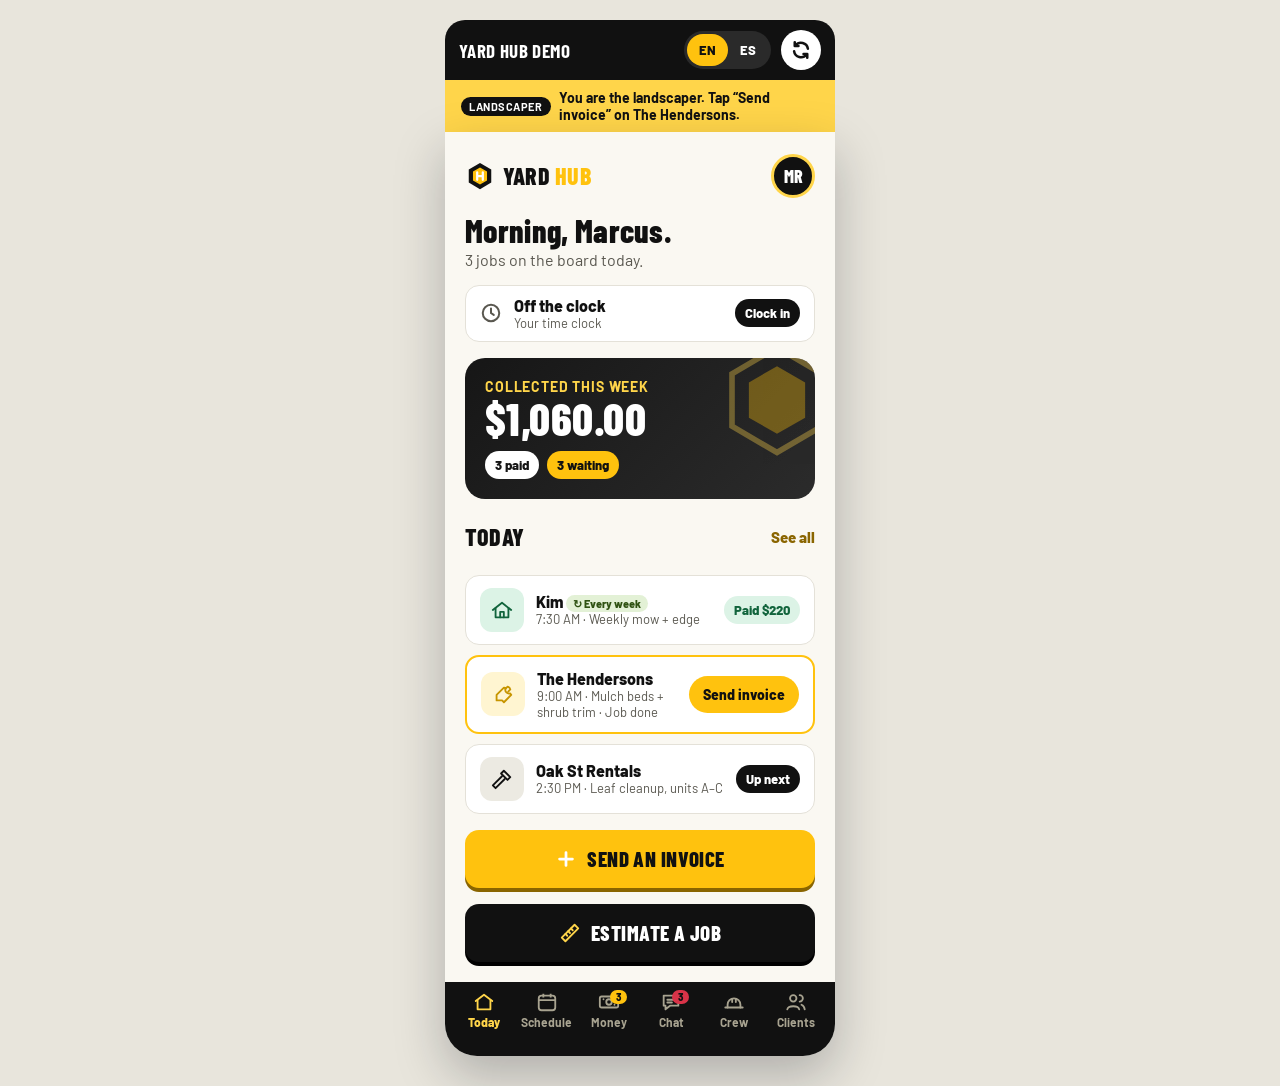
<file: yard-hub/index.html>
<!DOCTYPE html>
<html lang="en">
<head>
<meta charset="utf-8">
<meta name="viewport" content="width=device-width, initial-scale=1">
<title>Yard Hub Demo</title>
<link rel="preconnect" href="https://fonts.googleapis.com">
<link href="https://fonts.googleapis.com/css2?family=Barlow+Condensed:wght@600;700;800&family=Barlow:wght@400;500;600;700;800&display=swap" rel="stylesheet">
<style>
  :root{--ink:#111111;--navy:#161616;--navy2:#2B2B2B;--blue:#FFC20E;--blueD:#8A6500;--sky:#FFD54A;--ice:#FFF5D1;--bg:#FAF8F2;--line:#E4E1D8;--line2:#D3CFC2;--muted:#5A5850}
  *{box-sizing:border-box}
  html,body{margin:0;background:#E8E5DC;font-family:'Barlow',sans-serif;color:var(--ink)}
  button{font-family:inherit;color:inherit;cursor:pointer}
  .bar{max-width:390px;margin:0 auto;padding:10px 14px;display:flex;align-items:center;gap:10px;background:var(--ink);color:#fff}
  .bar b{font-family:'Barlow Condensed',sans-serif;font-size:19px;flex:1;letter-spacing:.02em}
  .seg{display:flex;background:#2A2A2A;border-radius:999px;padding:3px}
  .seg button{border:none;background:none;color:#fff;font-weight:800;font-size:13px;padding:6px 12px;border-radius:999px;min-height:32px}
  .seg button.on{background:var(--blue);color:#111111}
  .restart{width:40px;height:40px;border-radius:20px;border:none;background:#fff;color:#111;padding:0;display:flex;align-items:center;justify-content:center;flex-shrink:0}
  .hint{max-width:390px;margin:0 auto;background:var(--sky);padding:9px 16px;font-weight:700;font-size:14px;display:flex;gap:8px;align-items:center}
  .hint .who{background:var(--ink);color:#fff;border-radius:999px;font-size:11px;padding:3px 8px;text-transform:uppercase;letter-spacing:.05em;white-space:nowrap}
  .phone{max-width:390px;min-height:760px;margin:0 auto 30px;background:var(--bg);position:relative;overflow:hidden;display:flex;flex-direction:column}
  @media (min-width:500px){.bar{margin-top:20px;border-radius:20px 20px 0 0}.phone{border-radius:0 0 32px 32px;box-shadow:0 20px 50px rgba(10,15,26,.25)}}
  .pad{padding:20px;display:flex;flex-direction:column;gap:16px;flex:1}
  .h{font-family:'Barlow Condensed',sans-serif;font-weight:800;margin:0;line-height:1.05;letter-spacing:.01em}
  .muted{color:var(--muted)}
  .card{background:#fff;border:1px solid var(--line);border-radius:14px;padding:12px 14px}
  button.card{width:100%;text-align:left;font-size:inherit}
  .row{display:flex;align-items:center;gap:12px}
  .between{display:flex;justify-content:space-between;align-items:center}
  .chip{font-size:13px;font-weight:800;padding:6px 10px;border-radius:999px;white-space:nowrap}
  .c-paid{background:#DCF3E6;color:#11643C}.c-wait{background:#FFF0C9;color:#7A4F00}.c-over{background:#FDE2E4;color:#A3152A}.c-est{background:var(--ice);color:var(--blueD)}
  .ico{width:44px;height:44px;border-radius:12px;display:flex;align-items:center;justify-content:center;flex-shrink:0}
  .big{height:58px;border-radius:14px;border:none;width:100%;font-family:'Barlow Condensed',sans-serif;font-weight:800;font-size:21px;letter-spacing:.02em;display:flex;align-items:center;justify-content:center;gap:10px}
  .bluebtn{background:var(--blue);color:#111111;box-shadow:0 4px 0 var(--blueD)}
  .blackbtn{background:var(--ink);color:#fff;box-shadow:0 4px 0 #000}
  .ghost{background:#fff;border:2px solid var(--ink);font-size:17px;height:52px}
  .pulse{animation:pulse 1.6s ease-in-out infinite}
  @keyframes pulse{0%,100%{transform:scale(1)}50%{transform:scale(1.04)}}
  @media (prefers-reduced-motion:reduce){.pulse{animation:none}}
  .tabs{display:grid;grid-template-columns:repeat(6,1fr);background:var(--ink);padding:8px 8px 18px;margin-top:auto}
  .tabs button{background:none;border:none;display:flex;flex-direction:column;align-items:center;gap:2px;min-height:48px;font-size:12px;font-weight:700;color:#A8A390;position:relative}
  .tabs button.on{color:var(--sky);font-weight:800}
  .badge{position:absolute;top:0;right:22%;background:var(--blue);color:#111111;font-size:10px;font-weight:800;border-radius:999px;padding:1px 6px}
  .opt{display:flex;align-items:center;gap:12px;width:100%;padding:12px 14px;border-radius:14px;background:#fff;border:2px solid var(--line);text-align:left}
  .opt.on{background:var(--ice);border-color:var(--blue)}
  .dot{width:20px;height:20px;border-radius:10px;border:2px solid #AAA592;flex-shrink:0}
  .opt.on .dot{border:6px solid var(--blue)}
  .mat{display:flex;align-items:center;gap:10px;width:100%;padding:10px 12px;border-radius:12px;background:#fff;border:2px solid var(--line);text-align:left;min-height:52px}
  .mat.on{border-color:var(--navy)}
  .box{width:22px;height:22px;border-radius:6px;border:2px solid #AAA592;flex-shrink:0;display:flex;align-items:center;justify-content:center}
  .mat.on .box{background:var(--navy);border-color:var(--navy)}
  .pill{min-height:44px;padding:0 14px;border-radius:999px;font-weight:800;font-size:14px;background:#fff;border:2px solid var(--line2)}
  .pill.on{background:var(--ink);color:#fff;border-color:var(--ink)}
  .switch{width:56px;height:32px;border-radius:16px;border:none;padding:3px;display:flex;background:#CEC8B6;flex-shrink:0}
  .switch.on{background:var(--blue);justify-content:flex-end}
  .switch span{width:26px;height:26px;border-radius:13px;background:#fff;display:block}
  .stepper{display:flex;align-items:center;border:2px solid var(--line2);border-radius:12px;overflow:hidden;background:#fff}
  .stepper button{width:44px;height:44px;border:none;background:#fff;font-size:22px;font-weight:800}
  .stepper b{min-width:44px;text-align:center;font-family:'Barlow Condensed';font-size:22px}
  textarea{font-family:inherit;font-size:15px;color:var(--ink);border:1px solid var(--line2);border-radius:12px;padding:10px 12px;resize:none;width:100%}
  .foot{background:#fff;border-top:1px solid var(--line);padding:14px 20px 22px;display:flex;align-items:center;gap:14px}
  .sheetWrap{position:absolute;inset:0;background:rgba(10,15,26,.6);display:flex;align-items:flex-end}
  .sheet{width:100%;background:var(--bg);border-radius:24px 24px 0 0;padding:28px 24px 32px;display:flex;flex-direction:column;align-items:center;gap:10px;text-align:center;position:relative;overflow:hidden}
  .link{background:none;border:none;color:#8A6500;font-weight:800;font-size:15px;padding:10px;min-height:44px}
  .line{display:flex;justify-content:space-between;font-size:15px;gap:10px}
  .conf{position:absolute;display:block;pointer-events:none}
  .days{display:grid;grid-template-columns:repeat(6,1fr);gap:6px}
  .day{min-height:58px;border-radius:12px;border:2px solid var(--line2);background:#fff;display:flex;flex-direction:column;align-items:center;justify-content:center}
  .day small{font-size:12px;font-weight:700}.day b{font-family:'Barlow Condensed',sans-serif;font-size:22px;line-height:1}
  .day.on{background:var(--ink);color:#fff;border-color:var(--ink)}
  .scroller{display:flex;gap:8px;overflow-x:auto;padding-bottom:4px;margin:0 -20px;padding-left:20px;padding-right:20px}
  .crew{min-height:44px;border-radius:999px;border:2px solid var(--line2);background:#fff;padding:0 12px 0 6px;display:flex;align-items:center;gap:8px;font-weight:800;font-size:14px;white-space:nowrap}
  .crew.on{border-color:var(--ink);background:var(--ice)}
  .av{width:30px;height:30px;border-radius:15px;color:#fff;font-family:'Barlow Condensed',sans-serif;font-weight:800;font-size:15px;display:inline-flex;align-items:center;justify-content:center;border:2px solid #fff;flex-shrink:0}
  .stack .av{margin-left:-8px}.stack .av:first-child{margin-left:0}
  .stats{display:grid;grid-template-columns:repeat(3,1fr);gap:8px}
  .stat{border-radius:14px;padding:10px 12px}
  .stat small{display:block;font-size:12px;font-weight:800}.stat b{display:block;font-family:'Barlow Condensed',sans-serif;font-size:24px;line-height:1.1}
  .step{display:flex;gap:12px;min-height:54px}
  .step .rail{display:flex;flex-direction:column;align-items:center;width:24px}
  .step .bead{width:24px;height:24px;border-radius:12px;display:flex;align-items:center;justify-content:center;flex-shrink:0}
  .step .stem{flex:1;width:3px;background:var(--line2)}
  .toast{position:absolute;left:20px;right:20px;bottom:96px;background:var(--blue);color:#111111;border-radius:12px;padding:12px 14px;font-weight:800;font-size:14px;text-align:center;z-index:5}
  .photos{display:grid;grid-template-columns:1fr 1fr;gap:8px}
  .photo{border-radius:12px;overflow:hidden;position:relative;aspect-ratio:4/3}
  .photo span{position:absolute;left:8px;top:8px;background:rgba(10,15,26,.8);color:#fff;font-size:11px;font-weight:800;padding:3px 8px;border-radius:999px;text-transform:uppercase;letter-spacing:.05em}
  .timer{font-family:'Barlow Condensed',sans-serif;font-weight:800;font-variant-numeric:tabular-nums}
  .live{width:10px;height:10px;border-radius:5px;background:#22C55E;box-shadow:0 0 0 4px rgba(34,197,94,.25);flex-shrink:0}
  .off{width:10px;height:10px;border-radius:5px;background:#AAA592;flex-shrink:0}
  .segw{display:grid;grid-template-columns:1fr 1fr;background:#ECE8DC;border-radius:12px;padding:4px}
  .segw button{border:none;background:none;min-height:44px;border-radius:9px;font-weight:800;font-size:15px}
  .segw button.on{background:var(--ink);color:#fff}
  .fld{width:100%;min-height:48px;border:1px solid var(--line2);border-radius:12px;padding:10px 12px;font-family:inherit;font-size:16px;color:var(--ink);background:#fff}
  .scan{position:absolute;left:0;right:0;height:4px;background:var(--sky);box-shadow:0 0 14px 4px rgba(124,192,255,.8);animation:scan 1.4s ease-in-out infinite}
  @keyframes scan{0%{top:0}50%{top:calc(100% - 4px)}100%{top:0}}
  .tag{font-size:11px;font-weight:800;text-transform:uppercase;letter-spacing:.06em;color:var(--muted)}
</style>
</head>
<body>
<div class="bar">
  <b>YARD HUB DEMO</b>
  <div class="seg" role="group" aria-label="Language">
    <button data-act="lang" data-v="en" id="len">EN</button>
    <button data-act="lang" data-v="es" id="les">ES</button>
  </div>
  <button class="restart" data-act="restart" id="restartBtn" aria-label="Refresh" title="Refresh"><svg width="22" height="22" viewBox="0 0 24 24" fill="none" stroke="currentColor" stroke-width="2.8" stroke-linecap="round" stroke-linejoin="round" aria-hidden="true"><path d="M19.5 10.5A7.6 7.6 0 0 0 6 7"/><path d="M5.2 3.6V7.6H9.2"/><path d="M4.5 13.5A7.6 7.6 0 0 0 18 17"/><path d="M18.8 20.4V16.4H14.8"/></svg></button>
</div>
<div class="hint" id="hint" aria-live="polite"></div>
<main class="phone" id="app"></main>

<script>
const T = {
  en: {
    restart:'Refresh', pro:'Landscaper', customer:'Customer', office:'Office',
    hint_today:'You are the landscaper. Tap “Send invoice” on The Hendersons.',
    hint_todayDone:'Now tap “Money” at the bottom to see it tracked.',
    hint_bill:'Set the hours and materials, then tap “Text the invoice”.',
    hint_sent:'Invoice sent! Tap “See what they see” to be the customer.',
    hint_client:'Now you are the homeowner. Check the photos and pay.',
    hint_clientPaid:'Paid! Tap “See Marcus’s side”.',
    hint_paid:'Marcus gets paid. Tap “Back to today”.',
    hint_schedule:'Tap a day, or tap a crew member to see only their jobs.',
    hint_bills:'Estimates and invoices, tracked to paid. Tap one.',
    hint_billDetail:'The full history of this job — estimate to paid.',
    hint_clients:'Homeowners and landlords, and what they owe.',
    hint_signup:'This is what a new customer sees when they open the invite link.', hint_signupDone:'Done! Tap “See it in Clients”.',
    hey:'Morning, Marcus.', jobsToday:'3 jobs on the board today.', week:'Collected this week', nPaid:n=>`${n} paid`, nWait:n=>`${n} waiting`,
    today:'Today', seeAll:'See all', done:'Job done', sendBill:'Send invoice', upNext:'Up next', billSent:'Invoice sent', opened:'Opened',
    job1:'Weekly mow + edge', job2:'Mulch beds + shrub trim', job3:'Leaf cleanup, units A–C', sendABill:'Send an invoice',
    tToday:'Today', tSched:'Schedule', tBills:'Money', tClients:'Clients',
    newBill:'New invoice', billTo:'Invoice to', change:'Change', jobLbl:'Job', jobName:'Fresh mulch, bed edging + shrub trim',
    labor:'Labor', hoursAt:r=>`hours × $${r}/hr`, materials:'Materials', tapToggle:'tap to remove',
    heater:'Hardwood mulch, 8 cu yd', tank:'Steel bed edging, 40 ft', fittings:'Pre-emergent weed control', haul:'Debris haul-off',
    photos:'Job photos', before:'Before', after:'After', addPhotos:'Attach before/after photos', addPhotosD:'Customers pay faster when they see the work',
    deposit:'Deposit already paid', note:'Note to customer',
    noteText:'Beds are mulched, edged and weeded. Water the new shrubs twice a week for the first month.',
    jobTotal:'Job total', due:'Amount due', textBill:'Text the invoice',
    sent:'Sent!', sentMsg:(t,n)=>`${n} got a text with a pay link for <strong>${t}</strong>. You’ll know the second they pay.`,
    stProg:'In progress', ev_partial:'Partial payment received', ev_progress:'Payment received', contract:'Contract total', paidSoFar:'Paid so far', balance:'Balance', paySched:'Payment schedule',
    ms_dep:'Deposit — to start', ms_frame:'Week 2 — patio base + pavers', ms_roof:'Week 3 — wall + lighting', ms_final:'Final — plantings + sod',
    msPaid:d=>`Paid ${d}`, msPartial:(p,a)=>`${p} of ${a} paid`, msReady:'Ready to bill', msLater:'Not yet', msSent:'Invoice sent — waiting',
    sendMs:a=>`Send ${a} invoice`, msTexted:(a,n)=>`Invoice for ${a} texted to ${n}`, remindRest:a=>`Remind about ${a}`, recordPay:a=>`Record check/cash for ${a}`, recorded:a=>`${a} payment recorded`, ofTotal:a=>`of ${a}`, balLeft:a=>`${a} left`,
    hint_progress:'A 4-week job billed in stages. Bill the next stage when that work is done.',
    estimate:'Estimate a job', newEst:'New estimate', estH:'Estimator', whatBuild:'What’s the job?', pt_deck:'Lawn mowing', pt_drywall:'Mulch beds', pt_paint:'Sod install', pt_fence:'Leaf cleanup',
    fromPhoto:'Start from a photo', fromPhotoD:'Snap the yard — AI takes a first guess at size and scope', demoPhotos:'The demo uses sample photos. The real app reads your own photo.',
    ph_deck:'Front lawn', ph_wall:'Flower beds', ph_fence:'Leafy yard', reading:'Reading photo…', aiGuess:'AI guess from photo — double-check your measurements',
    dims:'Measurements', d_Ldeck:'Length along house (ft)', d_Wdeck:'Depth out from house (ft)', d_L:'Room length (ft)', d_W:'Room width (ft)', d_H:'Ceiling height (ft)', d_coats:'Coats', d_len:'Fence length (ft)', d_fh:'Height', d_gates:'Gates',
    o_rail:'Add railing', o_ceil:'Include ceiling', matList:'Materials', matSub:'Materials subtotal', markup:'Markup on materials', laborEst:h=>`Labor · ${h} hrs × $${RATE}`, estTotal:'Estimate total', customer:'Customer',
    sendEst:'Text estimate to customer', estSent:n=>`Estimate texted to ${n}`, copyMats:'Copy shopping list', copiedMats:'Shopping list copied! Paste it into a text or note.', priceNote:'Sample prices. In the real app you set your own price list.',
    hint_estimator:'Pick a project and type the measurements — or start from a photo.', sqft:a=>`${a} sq ft`, lft:a=>`${a} linear ft`,
    repW:'Every week', repB:'Every 2 weeks', perVisit:(h,p)=>`About ${h} hrs per visit · ${p} labor per visit`,
    d_lawn:'Lawn size (sq ft)', d_visits:'Visits per month', d_bed:'Bed area (sq ft)', d_depth:'Mulch depth (inches)', d_sL:'Length (ft)', d_sW:'Width (ft)', d_yard:'Yard size (sq ft)',
    o_edge:'Edge, trim + blow every visit', o_fabric:'Add weed fabric', o_prep:'Till + topsoil first', o_heavy:'Heavy leaves (lots of trees)',
    m_fuel:'Fuel + blade upkeep, per visit', m_line:'Trimmer line', m_mulch:d=>`Hardwood mulch, cu yd (${d}″ deep)`, m_deliv:'Mulch delivery', m_preem:'Pre-emergent, bag', m_fabric:'Weed fabric, 300 sq ft roll',
    m_sod:'Sod, pallet (450 sq ft)', m_starter:'Starter fertilizer, bag', m_topsoil:'Topsoil, cu yd', m_bagbox:'Leaf bags, box of 20', m_dump:'Dump fee',
    m_joist:l=>`2×8×${l}′ PT joists`, m_rim:'2×8×16′ PT rim boards', m_beam:'2×10×16′ PT beam boards', m_post:'6×6×10′ PT posts', m_deck:'5/4×6×16′ deck boards', m_hanger:'Joist hangers', m_dscrew:'Deck screws, 5 lb box', m_conc:'Concrete, 80 lb bags', m_ledger:'Ledger flashing + lag kit', m_rail:'Railing kit, 6′ section',
    m_sheet:'Drywall 4×8 sheets, ½″', m_mud:'Joint compound, 4.5 gal', m_tape:'Paper tape, 500′ roll', m_dwscrew:'Drywall screws, 5 lb box', m_bead:'Corner bead, 8′',
    m_paint5:'Wall paint, 5 gal bucket', m_paint:'Wall paint, 1 gal', m_ceilp:'Ceiling paint, 1 gal', m_supplies:'Tape, rollers, drop plastic',
    m_fpost:l=>`4×4×${l}′ PT posts`, m_frail:'2×4×8′ PT rails', m_picket:h=>`1×6×${h}′ pickets`, m_nails:'Fence nails, 5 lb box', m_gate:'Gate hardware kit',
    invTab:'Invoices', pnlTab:'Profit & Loss', pnlH:m=>`P&L · ${m}`, month:'November', netProfit:'Net profit', margin:p=>`${p}% margin`, income:'Money in', expenses:'Money out',
    snap:'Snap a receipt', snapD:'AI reads the store, total and tax — and files it', byCat:'Expenses by category', byJob:'Profit by job', recent:'Recent expenses', jobCost:(i,c)=>`In ${i} · costs ${c}`,
    c_mat:'Materials', c_sub:'Subcontractors', c_pay:'Payroll', c_fuel:'Fuel', c_tools:'Tools & equipment', c_over:'Insurance & overhead', c_other:'Other',
    rcptH:'Add a receipt', pickRcpt:'Take a photo of a receipt', rcptDemo:'The demo uses sample receipts. The real app reads your own photo.', rs_lumber:'Mulch', rs_fuel:'Gas', rs_hw:'Hardware',
    readingR:'Reading receipt…', found:'AI read this receipt — check it over', vendor:'Store', rDate:'Date', total:'Total', tax:'Tax', category:'Category', forJob:'Which job?', noJob:'No job / overhead',
    saveRcpt:'Save to P&L', savedR:a=>`${a} added to your P&L`, copyPnl:'Copy P&L to spreadsheet', copiedPnl:'P&L copied! Paste it into Excel or Google Sheets.', subAuto:'Paying a sub adds it here automatically.',
    hint_pnl:'Your running profit and loss. Tap “Snap a receipt” to add an expense.', hint_receipt:'Tap a sample receipt to see AI read it.', hint_receiptDraft:'Check what AI found, pick the job, then save.',
    pfTab:'Pro forma', pfH:'Labor rate pro forma', pfLive:'Uses your crew’s pay from the Crew tab. Change “Your rate” and every new invoice and estimate uses it.', pfLabor:'Labor cost / billable hr', pfOvh:'Overhead / billable hr', pfBE:'Break-even rate', pfCharge:'Charge at least',
    pfCrew:'Crew', pfRate:'$ / hr', pfHrs:'Hrs / wk', pfBurden:'Payroll taxes + workers’ comp', pfBill:'Hours you can actually bill', pfOvhH:'Monthly overhead', pfOvT:'Total overhead', pfTarget:'Target profit', pfCur:'Your rate',
    pfOk:(r,p)=>`At $${r}/hr you keep about ${p}% on labor — above your target.`, pfWarn:(r,p,g,c)=>`At $${r}/hr you keep only ${p}% — below your ${g}% target. Raise it to ${c}.`, pfBad:(r,l)=>`At $${r}/hr you lose about ${l} on every billable hour.`,
    pfMonth:'One month at your rate', pfBillHrs:'Billable hours', pfLabBilled:'Labor billed', pfCrewCost:'Crew pay + taxes + comp', pfOverhead:'Overhead', pfProfit:'Profit', pfJob:'Price a job', pfJobHrs:'Labor hours on this job', pfCost:'Your cost',
    pfAtTarget:c=>`Price at target (${c}/hr)`, pfAtRate:r=>`Price at your rate ($${r}/hr)`, pfJobProfit:'Profit at your rate', pfNote:'Sample numbers. Ask your accountant or insurance agent for your real payroll tax and workers’ comp rates.',
    chipOk:(r,c)=>`✓ $${r}/hr beats your ${c}/hr target`, chipWarn:(r,c)=>`⚠ $${r}/hr is under your ${c}/hr target`, chipBad:(r,b)=>`⚠ $${r}/hr is below break-even (${b}/hr)`, hint_pf:'Your crew’s real cost per hour. Type over any number — it all updates live.',
    ov_truck:'Trucks, trailers, gas', ov_ins:'Insurance', ov_tools:'Mowers, blowers, trimmers', ov_office:'Phone, software, office', ov_shop:'Equipment yard', ov_owner:'Owner salary', rateSet:r=>`Your rate is now $${r}/hr on new invoices and estimates`,
    tChat:'Chat', chatH:'Job chat', threadsTab:'Chats', flaggedTab:'Flagged', pinnedLbl:'Pinned', loopedIn:'Looped in', flaggedBy:n=>`Flagged by ${n}`, resolvedBy:n=>`Resolved by ${n}`,
    msgPh:'Message… type @ to loop someone in', loopWho:'Loop in who?', crewL:'Crew', subsL:'Subs', addPhoto:'Add photo', photoOn:'Photo attached', send:'Send',
    pinIt:'📌 Pin to top', unpin:'📌 Unpin', flagIt:'🚩 Flag for follow-up', resolve:'✓ Mark resolved', close:'Close', cleanNote:'Messages and photos are checked — keep it clean and professional.',
    cleanMsg:'Let’s keep it professional — please reword that.', photoChecked:'Photo checked ✓', noFlags:'Nothing flagged. Nice.', openIn:'Open chat', r_appr:'Apprentice',
    th_team:'Whole crew', autoCrew:'On it 👍', autoSub:'Got it — we’ll confirm tonight.', hint_chat:'A chat for each job, with photos. 📌 pin, 🚩 flag, @ to loop people in.',
    hint_thread:'Tap ⋯ on a message to pin or flag it. Tap @ to loop someone in.', hint_flagged:'Everything flagged for follow-up, across all jobs.', subTag:'Sub',
    drywall:'Contractor leaf bags (60)', mud:'Gutter clean-out, 3 units', paint:'Leaf vacuum trailer', debris:'Dump fee', newInvoice:'New invoice', subLbl:'Sub',
    tCrew:'Crew', empTab:'Employees', subTab:'Subcontractors',
    hint_crew:'Clock in to a job. Each crew member does this from their own phone.', hint_subs:'Track subs’ insurance, W-9s and what you owe them.',
    yourClock:'Your time clock', onClock:'On the clock', offClock:'Off the clock', clockIn:'Clock in', clockOut:'Clock out', pickJob:'Which job?', since:x=>`since ${x}`,
    clockedIn:j=>`Clocked in at ${j} · location stamped`, clockedOut:(d,j)=>`Clocked out — ${d} on ${j}`, weekHrs:h=>`${h} hrs this week`, lastOut:x=>`Clocked out ${x}`,
    r_owner:'Owner', r_lead:'Crew leader', r_plumb:'Irrigation tech', r_help:'Helper', r_new:'New hire', perHr:r=>`$${r}/hr`,
    payroll:'Payroll this week', onNow:'On the clock now', copyTime:'Copy timesheets', copiedTime:'Timesheets copied! Paste into Excel or your payroll.',
    invPend:'Invite sent — waiting to join', addEmp:'Add employee', addEmpD:'They get a text to set up their own clock-in', name:'Name', role:'Role / trade', rate:'Hourly rate ($)', sendInvite:'Text them an invite', cancel:'Cancel', empAdded:n=>`Invite texted to ${n}`,
    subsOwed:'You owe subs', subsYtd:'Paid this year', alerts:'Insurance alerts',
    coiOk:d=>`Insurance good to ${d}`, coiSoon:d=>`Insurance expires ${d}`, coiExp:d=>`Insurance expired ${d}`, coiNone:'No insurance on file',
    w9ok:'W-9 on file', w9no:'W-9 missing', paySub:a=>`Pay ${a}`, paidSub:(a,n)=>`${a} sent to ${n} by bank transfer`,
    reqCoi:'Request new insurance', reqDocs:'Request W-9', reqSent:n=>`Text sent to ${n} with an upload link`, ytd1099:a=>`${a} paid this year · for their 1099`,
    addSub:'Add subcontractor', addSubD:'They get a text to upload insurance + W-9', company:'Company', trade:'Trade', subAdded:n=>`Upload link texted to ${n}`, notAssigned:'Not on a job right now',
    tr_elec:'Irrigation', tr_dry:'Tree work', tr_hvac:'Hardscapes',
    seeThem:'See what they see', back:'Back to today',
    biz:'Greenline Lawn & Landscape', date:'Sunday, Nov 15', doneH:'Your job is <span style="color:#8A6500">done.</span>',
    subtotal:'Job total', apple:'Pay with Apple Pay', gpay:'Pay with Google Pay', ccard:'Credit or debit card', bankPay:'Bank transfer (ACH)', bankD:'Lowest fee for Marcus',
    secure:'Secure payment · No account needed', thanksH:'Thank you!', paidAmt:(t)=>`${t} paid`,
    paidApple:'Paid with Apple Pay.', paidGoogle:'Paid with Google Pay.', paidCC:'Paid with card ending 4417.', paidBank:'Bank transfer started.',
    news:'Marcus got the news. Your receipt and warranty info are on the way by text.', review:'Leave Ridgeline a Google review', seeMarcus:'See Marcus’s side',
    paidBig:'PAID', paidYou:n=>`${n} paid you`, depositW:'Deposit (Nov 11)', todayW:'Paid today', paidWith:'Paid with',
    goesTo:'Goes to', bank:'Your business bank account', applePay:'Apple Pay', googlePay:'Google Pay', creditCard:'Credit/debit card', ach:'Bank transfer', cash:'Check or cash',
    thanks:'Text a thank-you + review link',
    schedule:'Schedule', schedSub:'This week · Nov 15–20', everyone:'Everyone', hrs:h=>`${h}h`, hours:h=>`${h} hrs`,
    noJobs:'No jobs for this person on this day.', textCrew:'Text the crew their schedule', textedCrew:'Schedule texted to Dre, Tony and Luis',
    days:['Sun','Mon','Tue','Wed','Thu','Fri'], mon:d=>`Nov ${d}`,
    bills:'Money', paidW:'Paid', waitingW:'Waiting', overdueW:'Overdue', all:'All', estimatesW:'Estimates',
    stPaid:'Paid', stOpened:'Opened', stSent:'Sent', stOver:'Overdue', stEst:'Estimate', stApproved:'Approved',
    copy:'Copy to spreadsheet', copied:'Copied! Paste it into Excel or Google Sheets.', copyFail:'Copy didn’t work here — try on your phone.',
    ev_est:'Estimate sent', ev_approved:'Estimate approved', ev_deposit:'Deposit paid', ev_sent:'Invoice sent by text', ev_opened:'Customer opened it', ev_reminder:'Reminder sent', ev_paid:'Paid in full', notYet:'Not yet',
    remind:'Send a reminder', reminded:'Reminder texted to', markCash:'Mark paid (check or cash)', backBills:'Money', approveDemo:'Mark estimate approved',
    clients:'Clients', totalPaid:'Paid so far', owes:'Owes', noBills:'Nothing here.', props:n=>`${n} properties`, landlord:'Landlord',
    invite:'Invite a new customer', inviteD:'They get a text with a sign-up link',
    invited:'Ridgeline Repair invited you', joinTitle:'Set up easy payments', yourName:'Your name', phone:'Mobile number', address:'Property address', howPay:'How do you want to pay?',
    autopay:'Pay automatically when a job is done', autopayD:'You still get the invoice and photos first.', autopayTag:'Autopay',
    join:'Save and finish', noAcct:'No app to download. No password.', joined:'You’re all set!', joinedMsg:'Marcus can now text you invoices with photos. Pay in one tap.', seeClients:'See it in Clients', newTag:'New'
  },
  es: {
    restart:'Actualizar', pro:'Jardinero', customer:'Cliente', office:'Oficina',
    hint_today:'Tú eres el jardinero. Toca “Cobrar” en Los Henderson.',
    hint_todayDone:'Ahora toca “Dinero” abajo para ver el seguimiento.',
    hint_bill:'Pon las horas y materiales, y toca “Enviar por texto”.',
    hint_sent:'¡Factura enviada! Toca “Ver lo que ve el cliente”.',
    hint_client:'Ahora eres el cliente. Mira las fotos y paga.',
    hint_clientPaid:'¡Pagado! Toca “Ver el lado de Marcus”.',
    hint_paid:'Marcus recibe su pago. Toca “Volver a hoy”.',
    hint_schedule:'Toca un día, o una persona para ver solo sus trabajos.',
    hint_bills:'Presupuestos y facturas, hasta que se pagan. Toca uno.',
    hint_billDetail:'El historial completo — del presupuesto al pago.',
    hint_clients:'Dueños de casa y propietarios, y lo que deben.',
    hint_signup:'Esto ve un cliente nuevo cuando abre el enlace.', hint_signupDone:'¡Listo! Toca “Verlo en Clientes”.',
    hey:'Buenos días, Marcus.', jobsToday:'3 trabajos para hoy.', week:'Cobrado esta semana', nPaid:n=>`${n} pagados`, nWait:n=>`${n} pendientes`,
    today:'Hoy', seeAll:'Ver todo', done:'Terminado', sendBill:'Cobrar', upNext:'Siguiente', billSent:'Enviada', opened:'Abierta',
    job1:'Corte semanal + orillas', job2:'Mantillo + poda de arbustos', job3:'Limpieza de hojas, unidades A–C', sendABill:'Enviar una factura',
    tToday:'Hoy', tSched:'Horario', tBills:'Dinero', tClients:'Clientes',
    newBill:'Nueva factura', billTo:'Factura a', change:'Cambiar', jobLbl:'Trabajo', jobName:'Mantillo nuevo, orillas y poda de arbustos',
    labor:'Mano de obra', hoursAt:r=>`horas × $${r}/hr`, materials:'Materiales', tapToggle:'toca para quitar',
    heater:'Mantillo de madera, 8 yd³', tank:'Orilla de acero, 40 pies', fittings:'Control de maleza preemergente', haul:'Retiro de ramas y basura',
    photos:'Fotos del trabajo', before:'Antes', after:'Después', addPhotos:'Adjuntar fotos de antes/después', addPhotosD:'Los clientes pagan más rápido si ven el trabajo',
    deposit:'Depósito ya pagado', note:'Nota para el cliente',
    noteText:'Los jardines tienen mantillo, orillas y sin maleza. Riegue los arbustos nuevos dos veces por semana el primer mes.',
    jobTotal:'Total del trabajo', due:'Saldo a pagar', textBill:'Enviar por texto',
    sent:'¡Enviada!', sentMsg:(t,n)=>`${n} recibió un texto con el enlace para pagar <strong>${t}</strong>. Te avisamos en cuanto pague.`,
    stProg:'En curso', ev_partial:'Pago parcial recibido', ev_progress:'Pago recibido', contract:'Total del contrato', paidSoFar:'Pagado hasta ahora', balance:'Saldo', paySched:'Calendario de pagos',
    ms_dep:'Depósito — para empezar', ms_frame:'Semana 2 — base y adoquines', ms_roof:'Semana 3 — muro e iluminación', ms_final:'Final — plantas y césped',
    msPaid:d=>`Pagado ${d}`, msPartial:(p,a)=>`${p} de ${a} pagado`, msReady:'Listo para cobrar', msLater:'Todavía no', msSent:'Factura enviada — esperando',
    sendMs:a=>`Enviar factura de ${a}`, msTexted:(a,n)=>`Factura de ${a} enviada a ${n}`, remindRest:a=>`Recordar ${a}`, recordPay:a=>`Registrar cheque/efectivo de ${a}`, recorded:a=>`Pago de ${a} registrado`, ofTotal:a=>`de ${a}`, balLeft:a=>`quedan ${a}`,
    hint_progress:'Trabajo de 4 semanas cobrado por etapas. Cobra cada etapa al terminarla.',
    estimate:'Presupuestar un trabajo', newEst:'Nuevo presupuesto', estH:'Calculadora', whatBuild:'¿Qué trabajo es?', pt_deck:'Corte de césped', pt_drywall:'Mantillo', pt_paint:'Instalar césped', pt_fence:'Limpieza de hojas',
    fromPhoto:'Empezar con una foto', fromPhotoD:'Toma una foto — la IA calcula el tamaño y el trabajo', demoPhotos:'La demo usa fotos de ejemplo. La app real lee tu propia foto.',
    ph_deck:'Césped', ph_wall:'Jardines', ph_fence:'Patio con hojas', reading:'Leyendo la foto…', aiGuess:'Cálculo de la IA — revisa tus medidas',
    dims:'Medidas', d_Ldeck:'Largo junto a la casa (pies)', d_Wdeck:'Fondo desde la casa (pies)', d_L:'Largo del cuarto (pies)', d_W:'Ancho del cuarto (pies)', d_H:'Altura del techo (pies)', d_coats:'Capas', d_len:'Largo de la cerca (pies)', d_fh:'Altura', d_gates:'Puertas',
    o_rail:'Agregar baranda', o_ceil:'Incluir techo', matList:'Materiales', matSub:'Subtotal de materiales', markup:'Margen en materiales', laborEst:h=>`Mano de obra · ${h} h × $${RATE}`, estTotal:'Total del presupuesto', customer:'Cliente',
    sendEst:'Enviar presupuesto al cliente', estSent:n=>`Presupuesto enviado a ${n}`, copyMats:'Copiar lista de compras', copiedMats:'¡Lista copiada! Pégala en un texto o nota.', priceNote:'Precios de ejemplo. En la app real pones tu propia lista de precios.',
    hint_estimator:'Elige un proyecto y escribe las medidas — o empieza con una foto.', sqft:a=>`${a} pies²`, lft:a=>`${a} pies lineales`,
    repW:'Cada semana', repB:'Cada 2 semanas', perVisit:(h,p)=>`Unas ${h} h por visita · ${p} de mano de obra por visita`,
    d_lawn:'Tamaño del césped (pies²)', d_visits:'Visitas por mes', d_bed:'Área del jardín (pies²)', d_depth:'Grosor del mantillo (pulgadas)', d_sL:'Largo (pies)', d_sW:'Ancho (pies)', d_yard:'Tamaño del patio (pies²)',
    o_edge:'Orillas, recorte y soplado cada visita', o_fabric:'Agregar tela antimaleza', o_prep:'Arar y poner tierra primero', o_heavy:'Muchas hojas (muchos árboles)',
    m_fuel:'Gasolina y cuchillas, por visita', m_line:'Hilo de orilladora', m_mulch:d=>`Mantillo de madera, yd³ (${d}″)`, m_deliv:'Entrega de mantillo', m_preem:'Preemergente, bolsa', m_fabric:'Tela antimaleza, rollo de 300 pies²',
    m_sod:'Césped en rollo, pallet (450 pies²)', m_starter:'Fertilizante inicial, bolsa', m_topsoil:'Tierra, yd³', m_bagbox:'Bolsas para hojas, caja de 20', m_dump:'Cuota del basurero',
    m_joist:l=>`Vigas 2×8×${l}′ tratadas`, m_rim:'Tablas perimetrales 2×8×16′', m_beam:'Tablas de viga 2×10×16′', m_post:'Postes 6×6×10′ tratados', m_deck:'Tablas de deck 5/4×6×16′', m_hanger:'Soportes de viga', m_dscrew:'Tornillos de deck, caja 5 lb', m_conc:'Concreto, bolsas 80 lb', m_ledger:'Kit de tapajuntas y tornillos', m_rail:'Kit de baranda, sección 6′',
    m_sheet:'Placas de drywall 4×8, ½″', m_mud:'Masilla, 4.5 gal', m_tape:'Cinta de papel, rollo 500′', m_dwscrew:'Tornillos de drywall, caja 5 lb', m_bead:'Esquinero, 8′',
    m_paint5:'Pintura de pared, cubeta 5 gal', m_paint:'Pintura de pared, 1 gal', m_ceilp:'Pintura de techo, 1 gal', m_supplies:'Cinta, rodillos, plástico',
    m_fpost:l=>`Postes 4×4×${l}′ tratados`, m_frail:'Rieles 2×4×8′ tratados', m_picket:h=>`Tablas 1×6×${h}′`, m_nails:'Clavos de cerca, caja 5 lb', m_gate:'Kit de herrajes de puerta',
    invTab:'Facturas', pnlTab:'Ganancias y pérdidas', pnlH:m=>`G y P · ${m}`, month:'Noviembre', netProfit:'Ganancia neta', margin:p=>`${p}% de margen`, income:'Entró', expenses:'Salió',
    snap:'Foto de un recibo', snapD:'La IA lee la tienda, el total y el impuesto — y lo archiva', byCat:'Gastos por categoría', byJob:'Ganancia por trabajo', recent:'Gastos recientes', jobCost:(i,c)=>`Entró ${i} · costos ${c}`,
    c_mat:'Materiales', c_sub:'Subcontratistas', c_pay:'Nómina', c_fuel:'Gasolina', c_tools:'Herramientas y equipo', c_over:'Seguro y gastos fijos', c_other:'Otros',
    rcptH:'Agregar un recibo', pickRcpt:'Toma una foto del recibo', rcptDemo:'La demo usa recibos de ejemplo. La app real lee tu propia foto.', rs_lumber:'Mantillo', rs_fuel:'Gasolina', rs_hw:'Ferretería',
    readingR:'Leyendo el recibo…', found:'La IA leyó este recibo — revísalo', vendor:'Tienda', rDate:'Fecha', total:'Total', tax:'Impuesto', category:'Categoría', forJob:'¿Qué trabajo?', noJob:'Sin trabajo / gastos fijos',
    saveRcpt:'Guardar en G y P', savedR:a=>`${a} agregado a tus ganancias y pérdidas`, copyPnl:'Copiar a hoja de cálculo', copiedPnl:'¡Copiado! Pégalo en Excel o Google Sheets.', subAuto:'Al pagar a un subcontratista se agrega aquí solo.',
    hint_pnl:'Tus ganancias y pérdidas al día. Toca “Foto de un recibo” para agregar un gasto.', hint_receipt:'Toca un recibo de ejemplo para ver cómo lo lee la IA.', hint_receiptDraft:'Revisa lo que encontró la IA, elige el trabajo y guarda.',
    pfTab:'Proforma', pfH:'Proforma de mano de obra', pfLive:'Usa el pago de tu equipo de la pestaña Equipo. Cambia “Tu tarifa” y cada factura y presupuesto nuevo la usa.', pfLabor:'Costo de mano de obra / hora', pfOvh:'Gastos fijos / hora', pfBE:'Punto de equilibrio', pfCharge:'Cobra al menos',
    pfCrew:'Equipo', pfRate:'$ / hora', pfHrs:'Horas / sem', pfBurden:'Impuestos de nómina + seguro laboral', pfBill:'Horas que sí puedes cobrar', pfOvhH:'Gastos fijos mensuales', pfOvT:'Total de gastos fijos', pfTarget:'Ganancia deseada', pfCur:'Tu tarifa',
    pfOk:(r,p)=>`A $${r}/hora ganas cerca de ${p}% en mano de obra — arriba de tu meta.`, pfWarn:(r,p,g,c)=>`A $${r}/hora ganas solo ${p}% — abajo de tu meta de ${g}%. Súbela a ${c}.`, pfBad:(r,l)=>`A $${r}/hora pierdes cerca de ${l} por cada hora cobrada.`,
    pfMonth:'Un mes a tu tarifa', pfBillHrs:'Horas cobradas', pfLabBilled:'Mano de obra cobrada', pfCrewCost:'Pago + impuestos + seguro', pfOverhead:'Gastos fijos', pfProfit:'Ganancia', pfJob:'Precio de un trabajo', pfJobHrs:'Horas de mano de obra', pfCost:'Tu costo',
    pfAtTarget:c=>`Precio a tu meta (${c}/hora)`, pfAtRate:r=>`Precio a tu tarifa ($${r}/hora)`, pfJobProfit:'Ganancia a tu tarifa', pfNote:'Números de ejemplo. Pide a tu contador o agente de seguros tus tasas reales.',
    chipOk:(r,c)=>`✓ $${r}/hora supera tu meta de ${c}/hora`, chipWarn:(r,c)=>`⚠ $${r}/hora está abajo de tu meta de ${c}/hora`, chipBad:(r,b)=>`⚠ $${r}/hora está abajo del equilibrio (${b}/hora)`, hint_pf:'El costo real de tu equipo por hora. Cambia cualquier número — todo se actualiza.',
    ov_truck:'Camionetas, remolques, gasolina', ov_ins:'Seguro', ov_tools:'Podadoras, sopladoras, orilladoras', ov_office:'Teléfono, software, oficina', ov_shop:'Patio de equipo', ov_owner:'Salario del dueño', rateSet:r=>`Tu tarifa ahora es $${r}/hora en facturas y presupuestos nuevos`,
    tChat:'Chat', chatH:'Chat de trabajos', threadsTab:'Chats', flaggedTab:'Marcados', pinnedLbl:'Fijado', loopedIn:'Incluidos', flaggedBy:n=>`Marcado por ${n}`, resolvedBy:n=>`Resuelto por ${n}`,
    msgPh:'Mensaje… escribe @ para incluir a alguien', loopWho:'¿A quién incluir?', crewL:'Equipo', subsL:'Subcontratistas', addPhoto:'Agregar foto', photoOn:'Foto adjunta', send:'Enviar',
    pinIt:'📌 Fijar arriba', unpin:'📌 Quitar fijado', flagIt:'🚩 Marcar para seguimiento', resolve:'✓ Marcar resuelto', close:'Cerrar', cleanNote:'Mensajes y fotos se revisan — mantenlo limpio y profesional.',
    cleanMsg:'Mantengámoslo profesional — por favor cambia esas palabras.', photoChecked:'Foto revisada ✓', noFlags:'Nada marcado. ¡Bien!', openIn:'Abrir chat', r_appr:'Aprendiz',
    th_team:'Todo el equipo', autoCrew:'Entendido 👍', autoSub:'Entendido — confirmamos esta noche.', hint_chat:'Un chat por trabajo, con fotos. 📌 fijar, 🚩 marcar, @ para incluir.',
    hint_thread:'Toca ⋯ en un mensaje para fijarlo o marcarlo. Toca @ para incluir a alguien.', hint_flagged:'Todo lo marcado para seguimiento, en todos los trabajos.', subTag:'Sub',
    drywall:'Bolsas para hojas (60)', mud:'Limpieza de canaletas, 3 unidades', paint:'Remolque aspirador de hojas', debris:'Cuota del basurero', newInvoice:'Nueva factura', subLbl:'Subcontratista',
    tCrew:'Equipo', empTab:'Empleados', subTab:'Subcontratistas',
    hint_crew:'Marca entrada en un trabajo. Cada empleado lo hace desde su teléfono.', hint_subs:'Seguro, W-9 y lo que les debes a tus subcontratistas.',
    yourClock:'Tu reloj', onClock:'Trabajando', offClock:'Fuera de turno', clockIn:'Marcar entrada', clockOut:'Marcar salida', pickJob:'¿Qué trabajo?', since:x=>`desde ${x}`,
    clockedIn:j=>`Entrada en ${j} · ubicación registrada`, clockedOut:(d,j)=>`Salida — ${d} en ${j}`, weekHrs:h=>`${h} h esta semana`, lastOut:x=>`Salió ${x}`,
    r_owner:'Dueño', r_lead:'Jefe de cuadrilla', r_plumb:'Técnico de riego', r_help:'Ayudante', r_new:'Nuevo', perHr:r=>`$${r}/hr`,
    payroll:'Nómina esta semana', onNow:'Trabajando ahora', copyTime:'Copiar horas', copiedTime:'¡Horas copiadas! Pégalas en Excel o tu nómina.',
    invPend:'Invitación enviada — esperando', addEmp:'Agregar empleado', addEmpD:'Recibe un texto para marcar entrada desde su teléfono', name:'Nombre', role:'Puesto / oficio', rate:'Pago por hora ($)', sendInvite:'Enviarle invitación', cancel:'Cancelar', empAdded:n=>`Invitación enviada a ${n}`,
    subsOwed:'Debes a subcontratistas', subsYtd:'Pagado este año', alerts:'Alertas de seguro',
    coiOk:d=>`Seguro vigente hasta ${d}`, coiSoon:d=>`Seguro vence ${d}`, coiExp:d=>`Seguro venció ${d}`, coiNone:'Sin seguro registrado',
    w9ok:'W-9 recibido', w9no:'Falta W-9', paySub:a=>`Pagar ${a}`, paidSub:(a,n)=>`${a} enviado a ${n} por transferencia`,
    reqCoi:'Pedir seguro nuevo', reqDocs:'Pedir W-9', reqSent:n=>`Texto enviado a ${n} con enlace para subir`, ytd1099:a=>`${a} pagado este año · para su 1099`,
    addSub:'Agregar subcontratista', addSubD:'Recibe un texto para subir seguro y W-9', company:'Compañía', trade:'Oficio', subAdded:n=>`Enlace enviado a ${n}`, notAssigned:'Sin trabajo asignado ahora',
    tr_elec:'Riego', tr_dry:'Poda de árboles', tr_hvac:'Patios y muros',
    seeThem:'Ver lo que ve el cliente', back:'Volver a hoy',
    biz:'Greenline Lawn & Landscape', date:'Domingo, 15 de nov', doneH:'Su trabajo está <span style="color:#8A6500">listo.</span>',
    subtotal:'Total del trabajo', apple:'Pagar con Apple Pay', gpay:'Pagar con Google Pay', ccard:'Tarjeta de crédito o débito', bankPay:'Transferencia bancaria (ACH)', bankD:'La comisión más baja para Marcus',
    secure:'Pago seguro · Sin crear cuenta', thanksH:'¡Gracias!', paidAmt:(t)=>`${t} pagado`,
    paidApple:'Pagado con Apple Pay.', paidGoogle:'Pagado con Google Pay.', paidCC:'Pagado con tarjeta terminada en 4417.', paidBank:'Transferencia iniciada.',
    news:'Marcus ya recibió la noticia. Su recibo y garantía llegan por texto.', review:'Dejar una reseña en Google', seeMarcus:'Ver el lado de Marcus',
    paidBig:'PAGADO', paidYou:n=>`${n} te pagó`, depositW:'Depósito (11 nov)', todayW:'Pagado hoy', paidWith:'Pagado con',
    goesTo:'Se deposita en', bank:'Tu cuenta de banco del negocio', applePay:'Apple Pay', googlePay:'Google Pay', creditCard:'Tarjeta crédito/débito', ach:'Transferencia', cash:'Cheque o efectivo',
    thanks:'Enviar gracias + enlace de reseña',
    schedule:'Horario', schedSub:'Esta semana · 15–20 nov', everyone:'Todos', hrs:h=>`${h}h`, hours:h=>`${h} horas`,
    noJobs:'Esta persona no tiene trabajos este día.', textCrew:'Enviar el horario al equipo', textedCrew:'Horario enviado a Dre, Tony y Luis',
    days:['Dom','Lun','Mar','Mié','Jue','Vie'], mon:d=>`${d} nov`,
    bills:'Dinero', paidW:'Pagado', waitingW:'Pendiente', overdueW:'Atrasado', all:'Todos', estimatesW:'Presupuestos',
    stPaid:'Pagado', stOpened:'Abierta', stSent:'Enviada', stOver:'Atrasado', stEst:'Presupuesto', stApproved:'Aprobado',
    copy:'Copiar a hoja de cálculo', copied:'¡Copiado! Pégalo en Excel o Google Sheets.', copyFail:'No se pudo copiar aquí — prueba en tu teléfono.',
    ev_est:'Presupuesto enviado', ev_approved:'Presupuesto aprobado', ev_deposit:'Depósito pagado', ev_sent:'Factura enviada por texto', ev_opened:'El cliente la abrió', ev_reminder:'Recordatorio enviado', ev_paid:'Pagado completo', notYet:'Todavía no',
    remind:'Enviar recordatorio', reminded:'Recordatorio enviado a', markCash:'Marcar pagado (cheque o efectivo)', backBills:'Dinero', approveDemo:'Marcar presupuesto aprobado',
    clients:'Clientes', totalPaid:'Pagado', owes:'Debe', noBills:'No hay nada aquí.', props:n=>`${n} propiedades`, landlord:'Propietario',
    invite:'Invitar a un cliente nuevo', inviteD:'Recibe un texto con el enlace para registrarse',
    invited:'Ridgeline Repair le invitó', joinTitle:'Configure pagos fáciles', yourName:'Su nombre', phone:'Número de celular', address:'Dirección de la propiedad', howPay:'¿Cómo quiere pagar?',
    autopay:'Pagar automáticamente al terminar un trabajo', autopayD:'Primero recibe la factura y las fotos.', autopayTag:'Pago automático',
    join:'Guardar y terminar', noAcct:'Sin descargar app. Sin contraseña.', joined:'¡Todo listo!', joinedMsg:'Marcus ahora puede enviarle facturas con fotos. Pague con un toque.', seeClients:'Verlo en Clientes', newTag:'Nuevo'
  }
};
let RATE=60, DEPOSIT=150;
const MATS=[{id:'heater',price:336},{id:'tank',price:118},{id:'fittings',price:45},{id:'haul',price:75}];
const MATS_O=[{id:'drywall',price:39},{id:'mud',price:180},{id:'paint',price:95},{id:'debris',price:45}];
const BJ={
  hendersons:{id:'hendersons',client:'The Hendersons',ini:'TH',jobKey:'jobName',jobShort:'job2',hours:6,deposit:150,mats:MATS,photo:'heater'},
  oak:{id:'oakb',client:'Oak St Rentals',ini:'OS',jobKey:'job3',jobShort:'job3',hours:9,deposit:0,mats:MATS_O,photo:'wall'}
};
const CREW=[{id:'marcus',n:'Marcus',c:'#8A6500'},{id:'dre',n:'Dre',c:'#111111'},{id:'tony',n:'Tony',c:'#4E6B2F'},{id:'luis',n:'Luis',c:'#6B8E23'},{id:'james',n:'James',c:'#7A7568'}];
const seedEmps=()=>[
  {id:'marcus',n:'Marcus',c:'#8A6500',role:'r_owner',rate:0,wk:31.5,last:'11:58 AM'},
  {id:'dre',n:'Dre',c:'#111111',role:'r_lead',rate:22,wk:28,on:true,since:'2:24 PM',job:'Oak St Rentals'},
  {id:'tony',n:'Tony',c:'#4E6B2F',role:'r_plumb',rate:24,wk:30.5,last:'3:05 PM'},
  {id:'james',n:'James',c:'#7A7568',role:'r_appr',rate:16,wk:22,last:'1:30 PM'},
  {id:'luis',n:'Luis',c:'#6B8E23',role:'r_help',rate:17,wk:24,on:true,since:'2:26 PM',job:'Oak St Rentals'}
];
const seedSubs=()=>[
  {id:'bce',n:'Bull City Irrigation',trade:'tr_elec',coi:'ok',coiDate:'Mar 2027',w9:true,job:'Brooks — deck lighting',owed:850,ytd:6400},
  {id:'tdw',n:'Triangle Tree Service',trade:'tr_dry',coi:'soon',coiDate:'Nov 25',w9:true,job:'Oak St Rentals — unit B',owed:1400,ytd:9200},
  {id:'cap',n:'Capital Hardscapes',trade:'tr_hvac',coi:'expired',coiDate:'Oct 31',w9:false,job:null,owed:0,ytd:2100}
];
const JOBS={
  15:[{t:'7:30 AM',c:'Kim',j:'Weekly mow + edge',a:'North Hills',h:1,crew:['marcus','dre'],rep:'w'},{t:'9:00 AM',c:'The Hendersons',j:'Mulch beds + shrub trim',a:'Cary',h:6,crew:['marcus','tony']},{t:'2:30 PM',c:'Oak St Rentals',j:'Leaf cleanup, units A–C',a:'Five Points',h:5,crew:['dre','luis']}],
  16:[{t:'7:30 AM',c:'Patel',j:'Weekly mow + edge',a:'Wake Forest',h:1,crew:['dre','luis'],rep:'w'},{t:'9:00 AM',c:'Lee',j:'Mowing estimate walk',a:'Holly Springs',h:1,crew:['marcus']},{t:'10:00 AM',c:'Oak St Rentals',j:'Gutters, units A–C',a:'Five Points',h:4,crew:['dre','luis'],sub:'Triangle Tree Service'},{t:'1:00 PM',c:'Nguyen',j:'Every-2-week mow',a:'Morrisville',h:1,crew:['tony'],rep:'b'}],
  17:[{t:'8:00 AM',c:'Carter',j:'Sod install, front yard',a:'Garner',h:7,crew:['tony','luis','james']},{t:'8:00 AM',c:'Smith',j:'Weekly mow + edge',a:'Cary',h:1,crew:['dre'],rep:'w'}],
  18:[{t:'7:30 AM',c:'Brooks',j:'Patio + plantings — week 3',a:'Apex',h:8,crew:['marcus','dre','james']},{t:'8:00 AM',c:'Lee',j:'Weekly mow + edge',a:'Holly Springs',h:1,crew:['tony','luis'],rep:'w'}],
  19:[{t:'7:30 AM',c:'Brooks',j:'Patio + plantings — week 3',a:'Apex',h:8,crew:['marcus','dre','tony'],sub:'Bull City Irrigation'},{t:'1:00 PM',c:'Oak St Rentals',j:'Leaf cleanup, building 2',a:'Five Points',h:4,crew:['luis'],rep:'w'}],
  20:[{t:'7:30 AM',c:'Kim',j:'Weekly mow + edge',a:'North Hills',h:1,crew:['tony'],rep:'w'},{t:'9:00 AM',c:'Patel',j:'Shrub trim',a:'Wake Forest',h:3,crew:['marcus','luis']}]
};
const seedBills=()=>[
  {id:'kim',client:'Kim',job:'November mowing (4 visits)',d:15,amount:220,status:'paid',method:'card',ev:[['sent',15,'10:45 AM'],['opened',15,'10:52 AM'],['paid',15,'10:58 AM']]},
  {id:'oak',client:'Oak St Rentals',job:'Fall cleanup, building 1',d:13,amount:1180,status:'opened',ev:[['sent',13,'4:10 PM'],['opened',13,'6:22 PM']]},
  {id:'brooks',client:'Brooks',job:'Backyard patio + plantings',d:13,amount:14800,status:'progress',ev:[['partial',13,'4:40 PM']],
    ms:[{k:'ms_dep',pct:30,amt:4440,paid:4440,st:'paid',date:'Nov 2'},{k:'ms_frame',pct:25,amt:3700,paid:2500,st:'partial',date:'Nov 13'},{k:'ms_roof',pct:25,amt:3700,paid:0,st:'ready'},{k:'ms_final',pct:20,amt:2960,paid:0,st:'later'}]},
  {id:'lee',client:'Lee',job:'Weekly mowing, 2027 season',d:14,amount:680,status:'estimate',ev:[['est',14,'5:30 PM']]},
  {id:'nguyen',client:'Nguyen',job:'Aeration + overseed',d:13,amount:385,status:'paid',method:'apple',ev:[['sent',13,'12:05 PM'],['opened',13,'12:20 PM'],['paid',13,'12:21 PM']]},
  {id:'patel',client:'Patel',job:'Gutters + leaf cleanup',d:12,amount:455,status:'paid',method:'bank',ev:[['sent',12,'3:15 PM'],['opened',12,'5:02 PM'],['paid',12,'5:04 PM']]},
  {id:'carter',client:'Carter',job:'Sod, front yard',d:9,amount:520,status:'overdue',ev:[['sent',9,'2:40 PM'],['reminder',13,'9:00 AM']]}
];
const fresh=()=>({screen:'today',billFor:'hendersons',hours:6,mats:{heater:true,tank:true,fittings:true,haul:true},photos:true,method:null,sent:false,
  bills:seedBills(),day:15,who:'all',filter:'all',billId:null,toast:'',autopay:false,newClient:null,suMethod:'bank',suAuto:false,
  chat:{threads:seedChat(),tab:'threads',open:null,draft:'',draftTags:[],draftPhoto:false,tagOpen:false,menu:null},
  pf:{hpw:{},burden:20,bill:80,mg:20,jh:40,ovh:[['ov_truck',1400],['ov_ins',600],['ov_tools',700],['ov_office',300],['ov_shop',500],['ov_owner',5000]]},
  exp:seedExp(),moneyTab:'inv',rc:{reading:null,draft:null,key:null},
  est:{type:'deck',dims:{L:9000,W:4},edge:true,fabric:false,prep:true,heavy:false,markup:15,client:'Ramirez',fromPhoto:null,reading:false,back:'today'},
  emps:seedEmps(),subs:seedSubs(),crewTab:'emp',sheet:null,clock:{on:false,job:'The Hendersons',start:0}});
let lang='en'; try{lang=localStorage.getItem('yhub-lang')||'en'}catch(e){}
let S=fresh();
const money=n=>'$'+n.toLocaleString('en-US',{minimumFractionDigits:2,maximumFractionDigits:2});
const whole=n=>'$'+Math.round(n).toLocaleString('en-US');
const cur=()=>BJ[S.billFor];
const sub=()=>S.hours*RATE+cur().mats.filter(m=>S.mats[m.id]).reduce((x,m)=>x+m.price,0);
const due=()=>sub()-cur().deposit;
const hb=()=>S.bills.find(b=>b.id==='hendersons');
const cb=()=>S.bills.find(b=>b.id===cur().id);
const setBill=k=>{S.billFor=k;S.hours=BJ[k].hours;S.mats={};BJ[k].mats.forEach(m=>S.mats[m.id]=true);S.sent=false;};
const hms=ms=>{const s=Math.floor(ms/1000);return `${Math.floor(s/3600)}:${String(Math.floor(s/60)%60).padStart(2,'0')}:${String(s%60).padStart(2,'0')}`};
const esc=s=>String(s).replace(/[<>&"]/g,'').trim();
const crewOf=id=>CREW.find(c=>c.id===id);
const av=id=>{const c=crewOf(id);return `<span class="av" style="background:${c.c}" title="${c.n}">${c.n[0]}</span>`};
const icon={
  wrench:c=>`<svg width="22" height="22" viewBox="0 0 24 24" fill="none" stroke="${c}" stroke-width="2" stroke-linecap="round" stroke-linejoin="round" aria-hidden="true"><path d="M14.7 6.3a4 4 0 0 0 5 5L21 13l-8 8-2-2-6 0 0-6 8-8 1.7.3"/><path d="M14.7 6.3 17 4a4 4 0 0 1 3 3l-2.3 2.3"/></svg>`,
  hammer:c=>`<svg width="22" height="22" viewBox="0 0 24 24" fill="none" stroke="${c}" stroke-width="2" stroke-linecap="round" stroke-linejoin="round" aria-hidden="true"><path d="M15 12 L5 22 L2 19 L12 9"/><path d="M11 6 L14 3 L21 10 L18 13 Z"/></svg>`,
  roof:c=>`<svg width="22" height="22" viewBox="0 0 24 24" fill="none" stroke="${c}" stroke-width="2" stroke-linecap="round" stroke-linejoin="round" aria-hidden="true"><path d="M2 12 L12 4 L22 12"/><path d="M5 10 V20 H19 V10"/><path d="M10 20 V14 H14 V20"/></svg>`,
  hardhat:`<svg width="22" height="22" viewBox="0 0 24 24" fill="none" stroke="currentColor" stroke-width="2" stroke-linecap="round" stroke-linejoin="round" aria-hidden="true"><path d="M2.5 18 H21.5"/><path d="M5 18 V15 A7 7 0 0 1 19 15 V18"/><path d="M10 8.5 V12 M14 8.5 V12"/></svg>`,
  chat:`<svg width="22" height="22" viewBox="0 0 24 24" fill="none" stroke="currentColor" stroke-width="2" stroke-linejoin="round" aria-hidden="true"><path d="M4 5 H20 V16 H11 L6 20 V16 H4 Z"/><path d="M8 9.5 H16 M8 12.5 H13" stroke-linecap="round"/></svg>`,
  camera:`<svg width="28" height="28" viewBox="0 0 24 24" fill="none" stroke="#FFD54A" stroke-width="2" stroke-linejoin="round" aria-hidden="true"><path d="M3 8 H7 L9 5 H15 L17 8 H21 V19 H3 Z"/><circle cx="12" cy="13" r="3.5"/></svg>`,
  ruler:c=>`<svg width="22" height="22" viewBox="0 0 24 24" fill="none" stroke="${c}" stroke-width="2" stroke-linecap="round" stroke-linejoin="round" aria-hidden="true"><path d="M3 17 L17 3 L21 7 L7 21 Z"/><path d="M7 13 L9 15 M10 10 L12 12 M13 7 L15 9"/></svg>`,
  clock:c=>`<svg width="22" height="22" viewBox="0 0 24 24" fill="none" stroke="${c}" stroke-width="2.2" stroke-linecap="round" aria-hidden="true"><circle cx="12" cy="12" r="9"/><path d="M12 7 V12 L15 14"/></svg>`,
  cal:`<svg width="22" height="22" viewBox="0 0 24 24" fill="none" stroke="currentColor" stroke-width="2" aria-hidden="true"><rect x="3" y="5" width="18" height="16" rx="3"/><path d="M3 10 H21 M8 3 V7 M16 3 V7"/></svg>`,
  money:`<svg width="22" height="22" viewBox="0 0 24 24" fill="none" stroke="currentColor" stroke-width="2" stroke-linecap="round" aria-hidden="true"><rect x="2" y="6" width="20" height="12" rx="2"/><circle cx="12" cy="12" r="3"/><path d="M6 9 V9.01 M18 15 V15.01"/></svg>`,
  people:`<svg width="22" height="22" viewBox="0 0 24 24" fill="none" stroke="currentColor" stroke-width="2" stroke-linecap="round" aria-hidden="true"><circle cx="9" cy="8" r="3.5"/><path d="M2.5 20 C3.5 15.5 14.5 15.5 15.5 20"/><path d="M16 4.5 A3.5 3.5 0 0 1 16 11.5"/><path d="M18 15 C20 15.8 21.2 17.5 21.5 20"/></svg>`,
  home:`<svg width="22" height="22" viewBox="0 0 24 24" fill="none" stroke="currentColor" stroke-width="2" stroke-linecap="round" stroke-linejoin="round" aria-hidden="true"><path d="M3 11 L12 4 L21 11"/><path d="M5 10 V20 H19 V10"/></svg>`,
  back:`<svg width="24" height="24" viewBox="0 0 24 24" fill="none" stroke="currentColor" stroke-width="2.4" stroke-linecap="round" stroke-linejoin="round" aria-hidden="true"><path d="M15 5 L8 12 L15 19"/></svg>`,
  send:c=>`<svg width="20" height="20" viewBox="0 0 24 24" fill="none" stroke="${c}" stroke-width="2.4" stroke-linecap="round" stroke-linejoin="round" aria-hidden="true"><path d="M21 3 L10 14"/><path d="M21 3 L14 21 L10 14 L3 10 Z"/></svg>`,
  check:c=>`<svg width="14" height="14" viewBox="0 0 24 24" fill="none" stroke="${c||'#fff'}" stroke-width="3.5" stroke-linecap="round" stroke-linejoin="round" aria-hidden="true"><path d="M5 12.5 L10 17.5 L19 7"/></svg>`,
  logo:`<svg width="30" height="30" viewBox="0 0 32 32" aria-hidden="true"><path d="M16 2 L28 9 V23 L16 30 L4 23 V9 Z" fill="#111111"/><path d="M16 7 L23.5 11.3 V20.7 L16 25 L8.5 20.7 V11.3 Z" fill="#FFC20E"/><path d="M13 12 V20 M19 12 V20 M13 16 H19" stroke="#fff" stroke-width="2.4" stroke-linecap="round"/></svg>`
};
const photoSvg=(after,kind)=>kind==='wall'?`<svg viewBox="0 0 160 120" width="100%" height="100%" preserveAspectRatio="xMidYMid slice" aria-hidden="true">
  <rect width="160" height="120" fill="#C9DCEB"/><rect y="58" width="160" height="62" fill="${after?'#6FAF45':'#7FA35F'}"/>
  ${after?[0,1,2,3,4,5,6,7].map(i=>`<rect x="${i*20}" y="58" width="10" height="62" fill="#7DBE4F"/>`).join(''):Array.from({length:80},(_, i)=>`<ellipse cx="${(i*37)%160}" cy="${62+((i*23)%56)}" rx="3.6" ry="2.2" fill="${['#D9822B','#B5451B','#E0A030','#8C3A12'][i%4]}"/>`).join('')}
</svg>`:`<svg viewBox="0 0 160 120" width="100%" height="100%" preserveAspectRatio="xMidYMid slice" aria-hidden="true">
  <rect width="160" height="120" fill="#E5DFD2"/><rect y="0" width="160" height="56" fill="#D8CFC0"/><rect y="56" width="160" height="64" fill="#6FAF45"/>
  <path d="M0 66 Q80 52 160 66 V96 Q80 108 0 96 Z" fill="${after?'#6B4A2E':'#8C7A5C'}"/>
  ${[20,52,84,116,146].map(x=>`<circle cx="${x}" cy="76" r="${after?10:14}" fill="#4E8B33"/>`).join('')}
  ${after?'':[10,34,44,70,98,108,130,156].map(x=>`<path d="M${x} 98 l3 -12 l3 12 M${x+2} 98 l-4 -9" stroke="#9CCB5E" stroke-width="2.2" fill="none"/>`).join('')}
  ${after?'<path d="M0 96 Q80 108 160 96" stroke="#3A3A3A" stroke-width="2.5" fill="none"/>':''}
</svg>`;
const conf=()=>[['#FFD54A',36,90,12,12,20,0],['#FFC20E',90,150,8,16,-30,0],['#FFFFFF',300,80,14,9,35,0],['#111111',290,170,10,10,0,5],['#FFD54A',60,260,10,10,0,5],['#FFC20E',320,250,9,15,50,0],['#D3CFC2',190,60,10,6,15,0]]
  .map(([c,x,y,w,h,r,br])=>`<span class="conf" aria-hidden="true" style="left:${x}px;top:${y}px;width:${w}px;height:${h}px;background:${c};transform:rotate(${r}deg);border-radius:${br}px"></span>`).join('');
const stChip=(b,t)=>b.status==='paid'?`<span class="chip c-paid">${t.stPaid}</span>`:b.status==='overdue'?`<span class="chip c-over">${t.stOver}</span>`:b.status==='estimate'?`<span class="chip c-est">${t.stEst}</span>`:b.status==='approved'?`<span class="chip c-est">${t.stApproved}</span>`:b.status==='progress'?`<span class="chip" style="background:var(--blue);color:#111111">${t.stProg}</span>`:`<span class="chip c-wait">${b.status==='opened'?t.stOpened:t.stSent}</span>`;
const isEst=b=>b.status==='estimate'||b.status==='approved';
const isProg=b=>b.status==='progress';
const msPaidSum=b=>b.ms.reduce((x,m)=>x+m.paid,0);
const msOwed=b=>b.ms.filter(m=>m.st==='sent'||m.st==='partial').reduce((x,m)=>x+m.amt-m.paid,0);
const paidOf=b=>isProg(b)?msPaidSum(b):b.status==='paid'?b.amount:0;
const oweOf=b=>isProg(b)?msOwed(b):(b.status!=='paid'&&!isEst(b)?b.amount:0);
const totals=()=>{const p=S.bills.filter(b=>b.status==='paid'),w=S.bills.filter(b=>b.status==='sent'||b.status==='opened'||(isProg(b)&&msOwed(b)>0)),o=S.bills.filter(b=>b.status==='overdue');
  const sum=a=>a.reduce((x,b)=>x+(isProg(b)?msOwed(b):b.amount),0);return {p,w,o,pS:sum(p),wS:sum(w),oS:sum(o)}};
const tabs=(t,on)=>{const waiting=S.bills.filter(b=>b.status!=='paid'&&!isEst(b)).length;return `
<nav class="tabs" aria-label="Main">
  <button class="${on==='today'?'on':''}" data-act="go" data-v="today">${icon.home}${t.tToday}</button>
  <button class="${on==='schedule'?'on':''}" data-act="go" data-v="schedule">${icon.cal}${t.tSched}</button>
  <button class="${on==='bills'?'on':''}" data-act="go" data-v="bills">${icon.money}${t.tBills}${waiting?`<span class="badge">${waiting}</span>`:''}</button>
  <button class="${on==='chat'?'on':''}" data-act="go" data-v="chat">${icon.chat}${t.tChat}${openFlags()?`<span class="badge" style="background:#D93348">${openFlags()}</span>`:''}</button>
  <button class="${on==='crew'?'on':''}" data-act="go" data-v="crew">${icon.hardhat}${t.tCrew}</button>
  <button class="${on==='clients'?'on':''}" data-act="go" data-v="clients">${icon.people}${t.tClients}</button>
</nav>`};

function today(t){
  const tt=totals(), j=hb();
  const jRight=!j?`<button data-act="newInv" data-v="hendersons" class="chip pulse" style="background:var(--blue);color:#111111;border:none;padding:10px 14px;font-size:14px">${t.sendBill}</button>`
    :j.status==='paid'?`<span class="chip c-paid">${t.stPaid}</span>`
    :`<span class="chip c-wait">${j.status==='opened'?t.opened:t.billSent}</span>`;
  return `
<div class="pad" style="padding-top:22px">
  <div class="between">
    <div class="row" style="gap:8px">${icon.logo}<div class="h" style="font-size:24px">YARD <span style="color:var(--blue)">HUB</span></div></div>
    <div aria-hidden="true" style="width:44px;height:44px;border-radius:22px;background:var(--ink);color:#fff;font-family:'Barlow Condensed';font-weight:800;font-size:18px;display:flex;align-items:center;justify-content:center;border:3px solid var(--sky)">MR</div>
  </div>
  <div><h1 class="h" style="font-size:32px">${t.hey}</h1><p class="muted" style="margin:2px 0 0;font-size:16px">${t.jobsToday}</p></div>
  <button class="card row" data-act="go" data-v="crew" style="padding:10px 14px;${S.clock.on?'border:2px solid #22C55E':''}">
    ${icon.clock(S.clock.on?'#11643C':'#5A5850')}
    <span style="flex:1;min-width:0"><span style="display:block;font-weight:800">${S.clock.on?t.onClock:t.offClock}</span><span class="muted" style="display:block;font-size:13px">${S.clock.on?S.clock.job:t.yourClock}</span></span>
    ${S.clock.on?`<span class="timer" data-timer style="font-size:22px">${hms(Date.now()-S.clock.start)}</span>`:`<span class="chip" style="background:var(--ink);color:#fff">${t.clockIn}</span>`}
  </button>
  <button data-act="go" data-v="bills" style="text-align:left;border:none;background:linear-gradient(135deg,var(--navy) 0%,var(--navy2) 100%);border-radius:20px;padding:20px;color:#fff;position:relative;overflow:hidden">
    <svg width="120" height="120" viewBox="0 0 32 32" aria-hidden="true" style="position:absolute;right:-22px;top:-18px;opacity:.35"><path d="M16 2 L28 9 V23 L16 30 L4 23 V9 Z" fill="none" stroke="#FFD54A" stroke-width="1.5"/><path d="M16 7 L23.5 11.3 V20.7 L16 25 L8.5 20.7 V11.3 Z" fill="#FFC20E"/></svg>
    <span style="display:block;font-size:14px;font-weight:700;color:var(--sky);text-transform:uppercase;letter-spacing:.06em">${t.week}</span>
    <span class="h" style="display:block;font-size:46px;line-height:1">${money(tt.pS)}</span>
    <span class="row" style="gap:8px;margin-top:10px"><span class="chip" style="background:#fff;color:var(--navy)">${t.nPaid(tt.p.length)}</span><span class="chip" style="background:var(--blue);color:#111111">${t.nWait(tt.w.length+tt.o.length)}</span></span>
  </button>
  <div class="between"><h2 class="h" style="font-size:24px">${t.today.toUpperCase()}</h2><button class="link" style="padding:0" data-act="go" data-v="schedule">${t.seeAll}</button></div>
  <div style="display:flex;flex-direction:column;gap:10px">
    <div class="card row"><div class="ico" style="background:#DCF3E6">${icon.roof('#11643C')}</div><div style="flex:1;min-width:0"><div style="font-weight:800">Kim <span class="chip" style="font-size:11px;padding:2px 7px;background:#E3F1D6;color:#2F5212">↻ ${t.repW}</span></div><div class="muted" style="font-size:13px">7:30 AM · ${t.job1}</div></div><span class="chip c-paid">${t.stPaid} $220</span></div>
    <div class="card row" style="${j?'':'border:2px solid var(--blue)'}"><div class="ico" style="background:var(--ice)">${icon.wrench('#C79500')}</div><div style="flex:1;min-width:0"><div style="font-weight:800">The Hendersons</div><div class="muted" style="font-size:13px">9:00 AM · ${t.job2} · ${t.done}</div></div>${jRight}</div>
    <div class="card row"><div class="ico" style="background:#ECEAE2">${icon.hammer('#111111')}</div><div style="flex:1;min-width:0"><div style="font-weight:800">Oak St Rentals</div><div class="muted" style="font-size:13px">2:30 PM · ${t.job3}</div></div><span class="chip" style="background:var(--ink);color:#fff">${t.upNext}</span></div>
  </div>
  ${j?'':`<button class="big bluebtn" data-act="newInv" data-v="hendersons"><svg width="22" height="22" viewBox="0 0 24 24" fill="none" stroke="#fff" stroke-width="3" stroke-linecap="round" aria-hidden="true"><path d="M12 5 V19 M5 12 H19"/></svg>${t.sendABill.toUpperCase()}</button>`}
  <button class="big blackbtn" data-act="newEst" data-v="today">${icon.ruler('#FFD54A')}${t.estimate.toUpperCase()}</button>
</div>${tabs(t,'today')}`}

const calLink=(j,d)=>{const m=j.t.match(/(\d+):(\d+)\s*(AM|PM)/);let h=+m[1]%12+(m[3]==='PM'?12:0),mi=+m[2];const p2=n=>String(n).padStart(2,'0');
  const st=new Date(2026,10,d,h,mi),en=new Date(st.getTime()+(j.h||1)*36e5),fmt=x=>`${x.getFullYear()}${p2(x.getMonth()+1)}${p2(x.getDate())}T${p2(x.getHours())}${p2(x.getMinutes())}00`;
  const q=new URLSearchParams({action:'TEMPLATE',text:`Job: ${j.c} — ${j.j||''}`,dates:fmt(st)+'/'+fmt(en),details:`Crew: ${j.crew.map(id=>crewOf(id).n).join(', ')}`,location:j.a+', NC',ctz:'America/New_York'});
  return `<a href="https://calendar.google.com/calendar/render?${q}" target="_blank" rel="noopener" style="display:inline-flex;align-items:center;gap:6px;margin-top:8px;padding:6px 11px;border-radius:999px;border:1.5px solid var(--line2);background:#fff;color:var(--ink);font-weight:800;font-size:13px;text-decoration:none;white-space:nowrap"><svg width="15" height="15" viewBox="0 0 24 24" fill="none" stroke="currentColor" stroke-width="2.2" aria-hidden="true"><rect x="3" y="5" width="18" height="16" rx="3"/><path d="M3 10 H21 M8 3 V7 M16 3 V7"/></svg>${lang==='es'?'Agregar al calendario':'Add to calendar'}</a>`};
function schedule(t){
  const days=[15,16,17,18,19,20];
  const hours={}; CREW.forEach(c=>hours[c.id]=0);
  Object.values(JOBS).flat().forEach(j=>j.crew.forEach(id=>hours[id]+=j.h));
  const jobs=JOBS[S.day].filter(j=>S.who==='all'||j.crew.includes(S.who));
  return `
<div class="pad" style="padding-top:24px;gap:14px">
  <div><h1 class="h" style="font-size:32px">${t.schedule.toUpperCase()}</h1><p class="muted" style="margin:2px 0 0;font-size:15px">${t.schedSub}</p></div>
  <div class="days">${days.map((d,i)=>`<button class="day ${S.day===d?'on':''}" data-act="day" data-v="${d}" aria-pressed="${S.day===d}"><small>${t.days[i]}</small><b>${d}</b></button>`).join('')}</div>
  <div class="scroller">
    <button class="crew ${S.who==='all'?'on':''}" data-act="who" data-v="all" style="padding-left:14px">${t.everyone}</button>
    ${CREW.map(c=>`<button class="crew ${S.who===c.id?'on':''}" data-act="who" data-v="${c.id}" aria-pressed="${S.who===c.id}">${av(c.id)}${c.n} <span class="muted" style="font-weight:700">${t.hrs(hours[c.id])}</span></button>`).join('')}
  </div>
  <div style="display:flex;flex-direction:column;gap:10px">
    ${jobs.length?jobs.map(j=>`<div class="card row" style="align-items:flex-start;border-left:4px solid var(--blue)">
      <div style="width:58px;flex-shrink:0"><div class="h" style="font-size:19px">${j.t.split(' ')[0]}</div><div class="muted" style="font-size:12px;font-weight:800">${j.t.split(' ')[1]}</div></div>
      <div style="flex:1;min-width:0"><div style="font-weight:800;font-size:16px">${j.c}</div><div style="font-size:14px;font-weight:600">${j.j}</div><div class="muted" style="font-size:13px">${j.a} · ${t.hours(j.h)}</div>
        <div class="row" style="gap:8px;margin-top:8px"><span class="stack" style="display:flex">${j.crew.map(av).join('')}</span><span style="font-size:13px;font-weight:700">${j.crew.map(id=>crewOf(id).n).join(' + ')}</span></div>${calLink(j,S.day)}<br>${j.rep?`<span class="chip" style="display:inline-block;margin-top:8px;margin-right:6px;font-size:12px;padding:4px 9px;background:#E3F1D6;color:#2F5212">↻ ${j.rep==='w'?t.repW:t.repB}</span>`:''}${j.sub?`<span class="chip c-est" style="display:inline-block;margin-top:8px;font-size:12px;padding:4px 9px">${t.subLbl}: ${j.sub}</span>`:''}</div>
    </div>`).join(''):`<div class="card muted" style="text-align:center;padding:24px">${t.noJobs}</div>`}
  </div>
  <button class="big blackbtn" style="font-size:19px;height:54px;margin-top:4px" data-act="toast" data-v="textedCrew">${icon.send('#fff')}${t.textCrew}</button>
</div>${S.toast?`<div class="toast" role="status">${S.toast}</div>`:''}${tabs(t,'schedule')}`}

function bills(t){
  const tt=totals();
  const list=S.bills.filter(b=>S.filter==='all'||(S.filter==='paid'&&b.status==='paid')||(S.filter==='est'&&isEst(b))||(S.filter==='waiting'&&b.status!=='paid'&&!isEst(b))).slice().sort((a,b)=>b.d-a.d);
  const f=[['all',t.all],['est',t.estimatesW],['waiting',t.waitingW],['paid',t.paidW]];
  return `
<div class="pad" style="padding-top:24px;gap:14px">
  <h1 class="h" style="font-size:32px">${t.bills.toUpperCase()}</h1>
  <div class="segw" role="group" style="grid-template-columns:repeat(3,1fr)">${[['inv',t.invTab],['pnl',t.pnlTab],['pf',t.pfTab]].map(([k,l])=>`<button class="${(S.moneyTab||'inv')===k?'on':''}" data-act="moneyTab" data-v="${k}" style="font-size:14px;line-height:1.1;padding:4px">${l}</button>`).join('')}</div>
  ${S.moneyTab==='pnl'?pnl(t):S.moneyTab==='pf'?pfView(t):`
  <div style="display:grid;grid-template-columns:1fr 1fr;gap:8px">
    <button class="big bluebtn" style="height:50px;font-size:18px" data-act="newInv">+ ${t.newInvoice}</button>
    <button class="big blackbtn" style="height:50px;font-size:18px" data-act="newEst" data-v="bills">+ ${t.newEst}</button></div>
  <div class="stats">
    <div class="stat c-paid"><small>${t.paidW}</small><b>${whole(tt.pS)}</b></div>
    <div class="stat c-wait"><small>${t.waitingW}</small><b>${whole(tt.wS)}</b></div>
    <div class="stat c-over"><small>${t.overdueW}</small><b>${whole(tt.oS)}</b></div>
  </div>
  <div class="scroller" style="gap:8px">${f.map(([k,l])=>`<button class="pill ${S.filter===k?'on':''}" data-act="filter" data-v="${k}" aria-pressed="${S.filter===k}" style="flex-shrink:0">${l}</button>`).join('')}</div>
  <div style="display:flex;flex-direction:column;gap:10px">
    ${list.length?list.map(b=>`<button class="card row" data-act="openBill" data-v="${b.id}" style="${(b.id==='hendersons'||b.id==='oakb')&&b.status!=='paid'?'border:2px solid var(--blue)':''}">
      <div style="flex:1;min-width:0"><div style="font-weight:800;font-size:16px">${b.client}</div>
        <div style="font-size:13px;font-weight:600">${b.job}</div>
        <div class="muted" style="font-size:13px">${t.mon(b.d)} · ${lastEv(b,t)}</div></div>
      <div style="text-align:right;display:flex;flex-direction:column;align-items:flex-end;gap:4px"><span class="h" style="font-size:20px">${money(b.amount)}</span>${isProg(b)?`<span class="muted" style="font-size:12px;font-weight:700">${t.balLeft(whole(b.amount-msPaidSum(b)))}</span>`:''}${stChip(b,t)}</div>
    </button>`).join(''):`<div class="card muted" style="text-align:center;padding:24px">${t.noBills}</div>`}
  </div>
  <button class="big ghost" data-act="copy"><svg width="20" height="20" viewBox="0 0 24 24" fill="none" stroke="currentColor" stroke-width="2" aria-hidden="true"><rect x="3" y="4" width="18" height="16" rx="2"/><path d="M3 10 H21 M3 15 H21 M9 4 V20 M15 4 V20"/></svg>${t.copy}</button>`}
</div>${S.toast?`<div class="toast" role="status">${S.toast}</div>`:''}${tabs(t,'bills')}`}
const evLabel=(k,t)=>({partial:t.ev_partial,progress:t.ev_progress,est:t.ev_est,approved:t.ev_approved,deposit:t.ev_deposit,sent:t.ev_sent,opened:t.ev_opened,reminder:t.ev_reminder,paid:t.ev_paid})[k];
const lastEv=(b,t)=>{const e=b.ev[b.ev.length-1];return `${evLabel(e[0],t)} ${e[2]}`};
const methodName=(m,t)=>({apple:t.applePay,google:t.googlePay,bank:t.ach,cash:t.cash,card:t.creditCard})[m]||'';

function progDetail(t,b){
  const pd=msPaidSum(b), pct=Math.round(pd/b.amount*100);
  const openM=b.ms.find(m=>m.st==='partial'||m.st==='sent');
  const msChip=m=>m.st==='paid'?`<span class="chip c-paid" style="font-size:12px;padding:4px 9px">${t.msPaid(m.date)}</span>`:m.st==='partial'?`<span class="chip c-wait" style="font-size:12px;padding:4px 9px">${t.msPartial(whole(m.paid),whole(m.amt))}</span>`:m.st==='sent'?`<span class="chip c-wait" style="font-size:12px;padding:4px 9px">${t.msSent}</span>`:m.st==='ready'?`<span class="chip c-est" style="font-size:12px;padding:4px 9px">${t.msReady}</span>`:`<span class="chip" style="font-size:12px;padding:4px 9px;background:#ECEAE2;color:#5A5850">${t.msLater}</span>`;
  return `
<div class="row" style="padding:16px 16px 4px 12px;gap:6px">
  <button data-act="go" data-v="bills" aria-label="${t.backBills}" style="width:44px;height:44px;border:none;background:none">${icon.back}</button>
  <span style="font-weight:800">${t.backBills}</span>
</div>
<div class="pad" style="padding-top:4px;gap:14px">
  <div style="border-radius:18px;padding:18px;background:linear-gradient(135deg,var(--navy) 0%,var(--navy2) 100%);color:#fff;display:flex;flex-direction:column;gap:6px">
    <div class="between"><span style="font-weight:800;font-size:18px">${b.client}</span>${stChip(b,t)}</div>
    <span style="font-weight:600;color:#E8E2CC">${b.job} · 4 wks</span>
    <div class="between" style="margin-top:6px;align-items:flex-end"><div><div style="font-size:12px;font-weight:800;color:var(--sky);text-transform:uppercase;letter-spacing:.06em">${t.paidSoFar}</div><div class="h" style="font-size:38px">${money(pd)}</div></div>
      <div style="text-align:right"><div style="font-size:12px;font-weight:700;color:#E8E2CC">${t.contract}</div><div class="h" style="font-size:20px">${money(b.amount)}</div></div></div>
    <div style="height:10px;border-radius:5px;background:#3A3A3A;overflow:hidden"><div style="height:100%;width:${pct}%;background:var(--sky)"></div></div>
    <div class="between" style="font-size:13px;font-weight:700"><span>${pct}%</span><span>${t.balance}: ${money(b.amount-pd)}</span></div>
  </div>
  <h2 class="h" style="font-size:22px">${t.paySched.toUpperCase()}</h2>
  <div style="display:flex;flex-direction:column;gap:10px">
    ${b.ms.map((m,i)=>`<div class="card" style="display:flex;flex-direction:column;gap:8px;${m.st==='ready'?'border:2px solid var(--blue)':''}">
      <div class="row"><span class="h" style="width:30px;height:30px;border-radius:15px;background:${m.st==='paid'?'#11643C':m.st==='later'?'#CEC8B6':'var(--blue)'};color:#fff;display:flex;align-items:center;justify-content:center;font-size:16px;flex-shrink:0">${m.st==='paid'?icon.check():i+1}</span>
        <div style="flex:1;min-width:0"><div style="font-weight:800">${t[m.k]}</div><div class="muted" style="font-size:13px">${m.pct}%</div></div><span class="h" style="font-size:20px">${money(m.amt)}</span></div>
      <div>${msChip(m)}</div>
      ${m.st==='ready'?`<button class="big bluebtn pulse" style="height:50px;font-size:18px" data-act="sendMs" data-v="${i}">${icon.send('#fff')}${t.sendMs(whole(m.amt))}</button>`:''}
      ${m.st==='partial'||m.st==='sent'?`<button class="pill" style="align-self:flex-start" data-act="remindMs" data-v="${i}">${t.remindRest(whole(m.amt-m.paid))}</button>`:''}
    </div>`).join('')}
  </div>
  ${openM?`<button class="big ghost" data-act="recordMs">${t.recordPay(whole(openM.amt-openM.paid))}</button>`:''}
</div>${S.toast?`<div class="toast" role="status">${S.toast}</div>`:''}${tabs(t,'bills')}`}

function billDetail(t){
  const b=S.bills.find(x=>x.id===S.billId);
  if(isProg(b)) return progDetail(t,b);
  const steps=[...b.ev];
  if(b.status==='estimate') steps.push(['approved',null,null]);
  if(b.status!=='paid') steps.push(['paid',null,null]);
  return `
<div class="row" style="padding:16px 16px 4px 12px;gap:6px">
  <button data-act="go" data-v="bills" aria-label="${t.backBills}" style="width:44px;height:44px;border:none;background:none">${icon.back}</button>
  <span style="font-weight:800">${t.backBills}</span>
</div>
<div class="pad" style="padding-top:4px;gap:16px">
  <div class="card" style="padding:18px;display:flex;flex-direction:column;gap:4px;align-items:flex-start;border-top:4px solid var(--blue)">
    <div class="between" style="width:100%"><span style="font-weight:800;font-size:18px">${b.client}</span>${stChip(b,t)}</div>
    <span style="font-weight:600">${b.job}</span>
    <span class="h" style="font-size:42px">${money(b.amount)}</span>
    <span class="muted" style="font-size:14px">${t.mon(b.d)}${b.deposit?` · ${t.ev_deposit} ${money(b.deposit)}`:''}${b.method?` · ${methodName(b.method,t)}`:''}</span>
  </div>
  <div aria-label="History">
    ${steps.map((e,i)=>{const done=!!e[2];const last=i===steps.length-1;
      const col=!done?'#CEC8B6':e[0]==='paid'?'#11643C':e[0]==='reminder'?'#A3152A':e[0]==='opened'?'#111111':'#FFC20E';
      return `<div class="step"><div class="rail"><span class="bead" style="background:${col}">${done?icon.check():''}</span>${last?'':'<span class="stem"></span>'}</div>
      <div style="padding-top:2px;padding-bottom:12px"><div style="font-weight:800;${done?'':'color:#8E8A78'}">${evLabel(e[0],t)}</div><div class="muted" style="font-size:13px">${done?`${t.mon(e[1])} · ${e[2]}`:t.notYet}</div></div></div>`}).join('')}
  </div>
  ${b.status==='estimate'?`<button class="big bluebtn" style="font-size:19px;height:54px" data-act="approve">${t.approveDemo}</button>`:''}
  ${b.status!=='paid'?`<button class="big ${b.status==='estimate'?'blackbtn':'bluebtn'}" style="font-size:19px;height:54px" data-act="remind">${icon.send('#fff')}${t.remind}</button>`:''}
  ${b.status!=='paid'&&!isEst(b)?`<button class="big ghost" data-act="cash">${t.markCash}</button>`:''}
</div>${S.toast?`<div class="toast" role="status">${S.toast}</div>`:''}${tabs(t,'bills')}`}

function clients(t){
  const list=[['Brooks'],['Carter'],['Kim'],['Lee'],['Nguyen'],['Oak St Rentals',4],['Patel'],['Smith'],['The Hendersons']];
  return `
<div class="pad" style="padding-top:24px;gap:12px">
  <h1 class="h" style="font-size:32px">${t.clients.toUpperCase()}</h1>
  <button class="big bluebtn" style="font-size:19px;height:auto;min-height:60px;padding:8px;flex-direction:column;gap:0" data-act="go" data-v="signup"><span>+ ${t.invite}</span><span style="font-family:Barlow;font-size:12px;font-weight:600;letter-spacing:0">${t.inviteD}</span></button>
  ${S.newClient?`<div class="card row" style="border:2px solid var(--blue)"><div class="ico" style="border-radius:22px;background:var(--blue);color:#111111;font-family:'Barlow Condensed';font-weight:800;font-size:18px">${S.newClient.name[0]}</div><div style="flex:1"><div style="font-weight:800">${S.newClient.name}</div><div class="muted" style="font-size:13px">${methodName(S.newClient.method,t)}${S.newClient.auto?' · '+t.autopayTag:''}</div></div><span class="chip c-est">${t.newTag}</span></div>`:''}
  ${list.map(([n,props])=>{const bs=S.bills.filter(b=>b.client===n);const paid=bs.reduce((x,b)=>x+paidOf(b),0);const owe=bs.reduce((x,b)=>x+oweOf(b),0);
    return `<div class="card row"><div class="ico" style="border-radius:22px;background:${props?'var(--ink)':'var(--ice)'};color:${props?'#fff':'var(--blueD)'};font-family:'Barlow Condensed';font-weight:800;font-size:18px">${n.replace('The ','')[0]}</div>
    <div style="flex:1;min-width:0"><div style="font-weight:800">${n}${props?` <span class="tag" style="margin-left:4px">${t.landlord}</span>`:''}</div><div class="muted" style="font-size:13px">${props?t.props(props)+' · ':''}${t.totalPaid}: ${money(paid)}</div></div>${owe?`<span class="chip c-wait">${t.owes} ${whole(owe)}</span>`:''}</div>`}).join('')}
</div>${tabs(t,'clients')}`}

function bill(t){return `
<div class="row" style="padding:16px 16px 4px 12px;gap:6px">
  <button data-act="go" data-v="today" aria-label="${t.back}" style="width:44px;height:44px;border:none;background:none">${icon.back}</button>
  <h1 class="h" style="font-size:28px">${t.newBill.toUpperCase()}</h1>
</div>
<div class="pad" style="padding-top:4px;gap:14px">
  <div class="card row"><div class="ico" style="border-radius:22px;background:var(--ink);color:#fff;font-family:'Barlow Condensed';font-weight:800;font-size:18px">${cur().ini}</div><div style="flex:1"><div class="muted" style="font-size:12px;font-weight:700">${t.billTo}</div><div style="font-weight:800">${cur().client}</div><div class="muted" style="font-size:13px">${t[cur().jobKey]}</div></div><button data-act="switchBill" style="border:none;background:none;color:#8A6500;font-weight:800;font-size:14px;min-height:44px">${t.change}</button></div>
  <div class="card between" style="padding:10px 14px"><div><div style="font-weight:800;font-size:15px">${t.labor}</div><div class="muted" style="font-size:13px">${t.hoursAt(RATE)}</div><div style="margin-top:6px">${rateChip(t)}</div></div>
    <div class="row" style="gap:10px"><div class="stepper"><button data-act="hrs" data-v="-1" aria-label="−">−</button><b>${S.hours}</b><button data-act="hrs" data-v="1" aria-label="+">+</button></div></div></div>
  <div style="display:flex;flex-direction:column;gap:8px"><h2 style="margin:0;font-size:15px">${t.materials} <span class="muted" style="font-weight:600">· ${t.tapToggle}</span></h2>
    ${cur().mats.map(m=>`<button class="mat ${S.mats[m.id]?'on':''}" data-act="mat" data-v="${m.id}" aria-pressed="${!!S.mats[m.id]}"><span class="box">${S.mats[m.id]?icon.check():''}</span><span style="flex:1;font-weight:700;${S.mats[m.id]?'':'color:#8E8A78;text-decoration:line-through'}">${t[m.id]}</span><span class="h" style="font-size:18px">$${m.price}</span></button>`).join('')}
  </div>
  <div class="card" style="padding:10px 14px;display:flex;flex-direction:column;gap:10px">
    <div class="row"><div style="flex:1"><div style="font-weight:800;font-size:15px">${t.addPhotos}</div><div class="muted" style="font-size:13px">${t.addPhotosD}</div></div><button class="switch ${S.photos?'on':''}" role="switch" aria-checked="${S.photos}" aria-label="${t.addPhotos}" data-act="photos"><span></span></button></div>
    ${S.photos?`<div class="photos"><div class="photo">${photoSvg(false,cur().photo)}<span>${t.before}</span></div><div class="photo">${photoSvg(true,cur().photo)}<span>${t.after}</span></div></div>`:''}
  </div>
  <div class="card" style="display:flex;flex-direction:column;gap:6px">
    <div class="line"><span>${t.jobTotal}</span><b>${money(sub())}</b></div>
    ${cur().deposit?`<div class="line" style="color:#11643C"><span>${t.deposit}</span><b>−${money(cur().deposit)}</b></div>`:''}
  </div>
  <div style="display:flex;flex-direction:column;gap:6px"><label for="note" style="font-size:15px;font-weight:800">${t.note}</label><textarea id="note" rows="3">${t.noteText}</textarea></div>
</div>
<div class="foot"><div><div class="muted" style="font-size:13px;font-weight:700">${t.due}</div><div class="h" style="font-size:30px;line-height:1">${money(due())}</div></div>
  <button class="big bluebtn pulse" style="flex:1;height:56px;font-size:19px" data-act="send">${icon.send('#fff')}${t.textBill}</button></div>
${S.sent?`<div class="sheetWrap"><div class="sheet" role="dialog" aria-label="${t.sent}">${conf()}
  <div style="width:72px;height:72px;border-radius:36px;background:var(--blue);display:flex;align-items:center;justify-content:center;box-shadow:0 0 0 8px var(--ice)"><svg width="36" height="36" viewBox="0 0 24 24" fill="none" stroke="#fff" stroke-width="3" stroke-linecap="round" stroke-linejoin="round" aria-hidden="true"><path d="M21 3 L10 14"/><path d="M21 3 L14 21 L10 14 L3 10 Z"/></svg></div>
  <h2 class="h" style="font-size:32px">${t.sent.toUpperCase()}</h2><p class="muted" style="margin:0;font-size:16px">${t.sentMsg(money(due()),cur().client)}</p>
  <button class="big pulse blackbtn" style="font-size:19px;height:54px;margin-top:8px" data-act="go" data-v="client">${t.seeThem}</button>
  <button class="link" data-act="go" data-v="today">${t.back}</button></div></div>`:''}`}

function client(t){
  const items=[[`${t.labor} (${S.hours} hrs)`,S.hours*RATE],...cur().mats.filter(m=>S.mats[m.id]).map(m=>[t[m.id],m.price])];
  const methods=[['apple'],['google'],['card'],['bank']];
  return `
<div class="pad" style="padding-top:22px;gap:14px">
  <div class="row" style="gap:10px">${icon.logo}<div><div style="font-weight:800">${t.biz}</div><div class="muted" style="font-size:13px">${t.date}</div></div></div>
  <h1 class="h" style="font-size:36px">${t.doneH}</h1>
  ${S.photos?`<div class="photos"><div class="photo">${photoSvg(false,cur().photo)}<span>${t.before}</span></div><div class="photo">${photoSvg(true,cur().photo)}<span>${t.after}</span></div></div>`:''}
  <div class="card" style="padding:14px 16px;display:flex;flex-direction:column;gap:8px">
    <div class="tag">${t[cur().jobKey]}</div>
    ${items.map(([n,p])=>`<div class="line"><span>${n}</span><b>${money(p)}</b></div>`).join('')}
    <div style="border-top:2px dashed var(--line)"></div>
    <div class="line"><span>${t.subtotal}</span><b>${money(sub())}</b></div>
    ${cur().deposit?`<div class="line" style="color:#11643C"><span>${t.deposit}</span><b>−${money(cur().deposit)}</b></div>`:''}
  </div>
  <div class="between"><span style="font-weight:800;font-size:17px">${t.due}</span><span class="h" style="font-size:38px">${money(due())}</span></div>
  <div style="display:flex;flex-direction:column;gap:10px">
    <button data-act="pay" data-v="apple" style="height:56px;border-radius:14px;border:none;background:#000;color:#fff;font-family:-apple-system,'Barlow',sans-serif;font-weight:700;font-size:18px">${t.apple}</button>
    <button data-act="pay" data-v="google" style="height:56px;border-radius:14px;border:2px solid #DADCE0;background:#fff;font-weight:800;font-size:17px">${t.gpay}</button>
    <button data-act="pay" data-v="card" style="height:56px;border-radius:14px;border:2px solid var(--ink);background:#fff;font-weight:800;font-size:16px;display:flex;align-items:center;justify-content:center;gap:10px"><svg width="22" height="22" viewBox="0 0 24 24" fill="none" stroke="currentColor" stroke-width="2" stroke-linecap="round" aria-hidden="true"><rect x="2.5" y="5" width="19" height="14" rx="2.5"/><path d="M2.5 10 H21.5 M6 15 H10"/></svg>${t.ccard}</button>
    <button data-act="pay" data-v="bank" style="min-height:56px;border-radius:14px;border:none;background:var(--blue);color:#111111;font-weight:800;font-size:16px;display:flex;flex-direction:column;align-items:center;justify-content:center;padding:6px"><span>${t.bankPay}</span><span style="font-size:12px;font-weight:600;color:#5A4A00">${t.bankD}</span></button>
    <div class="muted" style="text-align:center;font-size:13px">${t.secure}</div>
  </div>
</div>`}

function clientPaid(t){const msg={apple:t.paidApple,google:t.paidGoogle,bank:t.paidBank,card:t.paidCC}[S.method];return `
<div class="pad" style="align-items:center;justify-content:center;text-align:center;position:relative;padding:40px 28px">${conf()}
  <div style="width:108px;height:108px;border-radius:54px;background:var(--blue);display:flex;align-items:center;justify-content:center;box-shadow:0 0 0 10px var(--ice)"><svg width="56" height="56" viewBox="0 0 24 24" fill="none" stroke="#fff" stroke-width="3" stroke-linecap="round" stroke-linejoin="round" aria-hidden="true"><path d="M5 12.5 L10 17.5 L19 7"/></svg></div>
  <h1 class="h" style="font-size:42px;margin-top:12px">${t.thanksH}</h1>
  <div class="h" style="font-size:28px;color:var(--blue)">${t.paidAmt(money(due()))}</div>
  <p class="muted" style="margin:0;font-size:16px">${msg} ${t.news}</p>
  <button class="big blackbtn" style="margin-top:14px;font-size:18px">★ ${t.review}</button>
  <button class="link pulse" data-act="go" data-v="paid">${t.seeMarcus} →</button>
</div>`}

function paid(t){return `
<div style="background:linear-gradient(180deg,var(--ink) 0%,var(--navy2) 100%);color:#fff;flex:1;display:flex;flex-direction:column;position:relative">${conf()}
  <div style="flex:1;display:flex;flex-direction:column;align-items:center;gap:6px;padding:56px 24px 0;text-align:center">
    <h1 class="h" style="font-size:64px;color:var(--sky);line-height:1;letter-spacing:.06em">${t.paidBig}</h1>
    <p style="margin:6px 0 0;font-size:17px;font-weight:700">${t.paidYou(cur().client)}</p>
    <div class="h" style="font-size:62px;line-height:1">${money(due())}</div>
    <div style="margin-top:24px;width:100%;background:#fff;color:var(--ink);border-radius:18px;padding:16px 18px;display:flex;flex-direction:column;gap:10px;text-align:left">
      <div class="line"><span>${t.jobTotal}</span><b>${money(sub())}</b></div>
      ${cur().deposit?`<div class="line muted"><span>${t.depositW}</span><b>${money(cur().deposit)}</b></div>`:''}
      <div class="line"><span>${t.todayW}</span><b style="color:var(--blueD)">${money(due())}</b></div>
      <div style="border-top:2px dashed var(--line)"></div>
      <div class="line muted" style="font-size:14px"><span>${t.paidWith}</span><b>${methodName(S.method,t)}</b></div>
      <div class="line muted" style="font-size:14px"><span>${t.goesTo}</span><b>${t.bank}</b></div>
    </div>
  </div>
  <div style="padding:24px 24px 30px;display:flex;flex-direction:column;gap:6px">
    <button class="big bluebtn" style="font-size:19px">${t.thanks}</button>
    <button class="link pulse" style="color:var(--sky)" data-act="go" data-v="today">${t.back}</button>
  </div>
</div>`}

function signup(t){
  const opts=[['bank',t.ach],['apple',t.applePay],['google',t.googlePay],['card',t.creditCard]];
  const inp='width:100%;min-height:48px;border:1px solid var(--line2);border-radius:12px;padding:10px 12px;font-family:inherit;font-size:16px;color:var(--ink);background:#fff';
  return `
<div class="pad" style="padding-top:22px;gap:14px">
  <div class="row" style="gap:10px">${icon.logo}<div style="font-weight:800">${t.invited}</div></div>
  <h1 class="h" style="font-size:32px">${t.joinTitle}</h1>
  <form id="su" style="display:flex;flex-direction:column;gap:12px" onsubmit="return false">
    <label style="font-weight:800;font-size:14px;display:flex;flex-direction:column;gap:4px">${t.yourName}<input id="suName" style="${inp}" value="Jordan Ellis" autocomplete="name"></label>
    <label style="font-weight:800;font-size:14px;display:flex;flex-direction:column;gap:4px">${t.phone}<input style="${inp}" value="(919) 555-0142" inputmode="tel"></label>
    <label style="font-weight:800;font-size:14px;display:flex;flex-direction:column;gap:4px">${t.address}<input style="${inp}" value="418 Laurel Hill Rd, Raleigh"></label>
    <div style="font-weight:800;font-size:14px">${t.howPay}</div>
    <div style="display:flex;flex-direction:column;gap:8px">${opts.map(([k,l])=>`<button type="button" class="opt ${S.suMethod===k?'on':''}" data-act="suMethod" data-v="${k}" aria-pressed="${S.suMethod===k}"><span class="dot"></span><span style="font-weight:800">${l}</span></button>`).join('')}</div>
    <div class="card row" style="padding:10px 14px"><div style="flex:1"><div style="font-weight:800;font-size:14px">${t.autopay}</div><div class="muted" style="font-size:12px">${t.autopayD}</div></div><button type="button" class="switch ${S.suAuto?'on':''}" role="switch" aria-checked="${S.suAuto}" aria-label="${t.autopay}" data-act="suAuto"><span></span></button></div>
    <button type="button" class="big bluebtn" data-act="join">${t.join}</button>
    <div class="muted" style="text-align:center;font-size:13px">${t.noAcct}</div>
  </form>
</div>`}
function signupDone(t){return `
<div class="pad" style="align-items:center;justify-content:center;text-align:center;position:relative;padding:40px 28px">${conf()}
  <div style="width:108px;height:108px;border-radius:54px;background:var(--blue);display:flex;align-items:center;justify-content:center;box-shadow:0 0 0 10px var(--ice)"><svg width="56" height="56" viewBox="0 0 24 24" fill="none" stroke="#fff" stroke-width="3" stroke-linecap="round" stroke-linejoin="round" aria-hidden="true"><path d="M5 12.5 L10 17.5 L19 7"/></svg></div>
  <h1 class="h" style="font-size:40px;margin-top:12px">${t.joined}</h1>
  <p class="muted" style="margin:0;font-size:16px">${t.joinedMsg}</p>
  <button class="big blackbtn pulse" style="margin-top:14px;font-size:19px" data-act="go" data-v="clients">${t.seeClients}</button>
</div>`}
function crew(t){
  const isSub=S.crewTab==='subs';
  return `
<div class="pad" style="padding-top:24px;gap:14px">
  <h1 class="h" style="font-size:32px">${t.tCrew.toUpperCase()}</h1>
  <div class="segw" role="group"><button class="${isSub?'':'on'}" data-act="crewTab" data-v="emp">${t.empTab}</button><button class="${isSub?'on':''}" data-act="crewTab" data-v="subs">${t.subTab}</button></div>
  ${isSub?subsView(t):empView(t)}
</div>${S.sheet?sheetView(t):''}${S.toast?`<div class="toast" role="status">${S.toast}</div>`:''}${tabs(t,'crew')}`}

function empView(t){
  const jobsToday=['Kim','The Hendersons','Oak St Rentals'];
  const others=S.emps.filter(e=>e.id!=='marcus');
  const payroll=others.reduce((x,e)=>x+e.rate*e.wk,0);
  const onNow=others.filter(e=>e.on).length+(S.clock.on?1:0);
  const me=S.emps.find(e=>e.id==='marcus');
  return `
  <div style="border-radius:18px;padding:16px;background:linear-gradient(135deg,var(--navy) 0%,var(--navy2) 100%);color:#fff;display:flex;flex-direction:column;gap:12px">
    <div class="between"><span style="font-size:13px;font-weight:800;color:var(--sky);text-transform:uppercase;letter-spacing:.06em">${t.yourClock}</span>
      <span class="row" style="gap:6px;font-size:13px;font-weight:700"><span class="${S.clock.on?'live':'off'}"></span>${S.clock.on?t.onClock:t.offClock}</span></div>
    ${S.clock.on?`<div><div class="timer" data-timer style="font-size:52px;line-height:1">${hms(Date.now()-S.clock.start)}</div><div style="font-weight:700;color:#E8E2CC">${S.clock.job}</div></div>
      <button class="big" style="background:#fff;color:var(--ink);box-shadow:0 4px 0 #BDB49A" data-act="clockOut">${icon.clock('#111111')}${t.clockOut.toUpperCase()}</button>`
    :`<div><div style="font-size:14px;font-weight:700;margin-bottom:8px">${t.pickJob}</div>
        <div style="display:flex;flex-wrap:wrap;gap:8px">${jobsToday.map(j=>`<button class="pill" data-act="clockJob" data-v="${j}" aria-pressed="${S.clock.job===j}" style="${S.clock.job===j?'background:var(--blue);border-color:var(--blue);color:#111111':'background:transparent;border-color:#6E6A58;color:#fff'}">${j}</button>`).join('')}</div></div>
      <button class="big bluebtn pulse" data-act="clockIn">${icon.clock('#fff')}${t.clockIn.toUpperCase()}</button>
      <div style="font-size:13px;color:#E8E2CC">${t.weekHrs(me.wk.toFixed(1))} · ${t.lastOut(me.last)}</div>`}
  </div>
  <div class="stats" style="grid-template-columns:1fr 1fr">
    <div class="stat c-est"><small>${t.onNow}</small><b>${onNow}</b></div>
    <div class="stat" style="background:#ECEAE2"><small>${t.payroll}</small><b>${whole(payroll)}</b></div>
  </div>
  <div style="display:flex;flex-direction:column;gap:10px">
    ${others.map(e=>`<div class="card row">
      <span class="av" style="background:${e.c};width:44px;height:44px;border-radius:22px;font-size:20px">${e.n[0]}</span>
      <div style="flex:1;min-width:0"><div style="font-weight:800">${e.n} <span class="tag" style="margin-left:4px">${t[e.role]||e.role}</span></div>
        <div class="row" style="gap:6px;font-size:13px;margin-top:2px"><span class="${e.on?'live':'off'}"></span><span class="muted">${e.on?`${e.job} · ${t.since(e.since)}`:e.invited?t.invPend:t.lastOut(e.last)}</span></div></div>
      <div style="text-align:right"><div class="h" style="font-size:20px">${e.wk.toFixed(1)}h</div><div class="muted" style="font-size:12px;font-weight:700">${t.perHr(e.rate)}</div></div>
    </div>`).join('')}
  </div>
  <button class="big blackbtn" style="font-size:19px;height:auto;min-height:58px;padding:8px;flex-direction:column;gap:0" data-act="sheet" data-v="emp"><span>+ ${t.addEmp}</span><span style="font-family:Barlow;font-size:12px;font-weight:600;letter-spacing:0">${t.addEmpD}</span></button>
  <button class="big ghost" data-act="copyTime">${icon.clock('#111111')}${t.copyTime}</button>`}

function subsView(t){
  const owed=S.subs.reduce((x,s)=>x+s.owed,0), ytd=S.subs.reduce((x,s)=>x+s.ytd,0), alerts=S.subs.filter(s=>s.coi!=='ok').length;
  const coi=s=>s.coi==='ok'?`<span class="chip c-paid" style="font-size:12px;padding:4px 9px">${t.coiOk(s.coiDate)}</span>`:s.coi==='soon'?`<span class="chip c-wait" style="font-size:12px;padding:4px 9px">${t.coiSoon(s.coiDate)}</span>`:s.coi==='none'?`<span class="chip c-wait" style="font-size:12px;padding:4px 9px">${t.coiNone}</span>`:`<span class="chip c-over" style="font-size:12px;padding:4px 9px">${t.coiExp(s.coiDate)}</span>`;
  return `
  <div class="stats">
    <div class="stat c-wait"><small>${t.subsOwed}</small><b>${whole(owed)}</b></div>
    <div class="stat c-est"><small>${t.subsYtd}</small><b>${whole(ytd)}</b></div>
    <div class="stat ${alerts?'c-over':'c-paid'}"><small>${t.alerts}</small><b>${alerts}</b></div>
  </div>
  <div style="display:flex;flex-direction:column;gap:12px">
    ${S.subs.map(s=>`<div class="card" style="display:flex;flex-direction:column;gap:8px;${s.coi==='expired'?'border:2px solid #E3A0A8':''}">
      <div class="row"><div class="ico" style="background:var(--ink);color:#fff;font-family:'Barlow Condensed';font-weight:800;font-size:18px">${s.n[0]}</div>
        <div style="flex:1;min-width:0"><div style="font-weight:800">${s.n}</div><div class="muted" style="font-size:13px">${t[s.trade]||s.trade} · ${s.job||t.notAssigned}</div></div>
        ${s.owed?`<span class="h" style="font-size:20px">${whole(s.owed)}</span>`:''}</div>
      <div style="display:flex;flex-wrap:wrap;gap:6px">${coi(s)}<span class="chip ${s.w9?'c-paid':'c-over'}" style="font-size:12px;padding:4px 9px">${s.w9?t.w9ok:t.w9no}</span></div>
      <div class="muted" style="font-size:13px">${t.ytd1099(whole(s.ytd))}</div>
      ${(s.owed||s.coi!=='ok'||!s.w9)?`<div style="display:flex;gap:8px;flex-wrap:wrap">
        ${s.owed?`<button class="pill" style="background:var(--blue);border-color:var(--blue);color:#111111" data-act="paySub" data-v="${s.id}">${t.paySub(whole(s.owed))}</button>`:''}
        ${s.coi!=='ok'?`<button class="pill" data-act="reqSub" data-v="${s.id}">${t.reqCoi}</button>`:''}
        ${!s.w9&&s.coi==='ok'?`<button class="pill" data-act="reqSub" data-v="${s.id}">${t.reqDocs}</button>`:''}
      </div>`:''}
    </div>`).join('')}
  </div>
  <button class="big blackbtn" style="font-size:19px;height:auto;min-height:58px;padding:8px;flex-direction:column;gap:0" data-act="sheet" data-v="sub"><span>+ ${t.addSub}</span><span style="font-family:Barlow;font-size:12px;font-weight:600;letter-spacing:0">${t.addSubD}</span></button>`}

function sheetView(t){
  const emp=S.sheet==='emp';
  const lab='font-weight:800;font-size:14px;display:flex;flex-direction:column;gap:4px;text-align:left;width:100%';
  return `<div class="sheetWrap"><form class="sheet" style="align-items:stretch;text-align:left;gap:12px" data-form="${S.sheet}" onsubmit="return false">
    <h2 class="h" style="font-size:28px">${(emp?t.addEmp:t.addSub).toUpperCase()}</h2>
    ${emp?`<label style="${lab}">${t.name}<input class="fld" id="fA" value="Carlos" autocomplete="off"></label>
      <label style="${lab}">${t.role}<input class="fld" id="fB" value="${t.r_help}"></label>
      <label style="${lab}">${t.rate}<input class="fld" id="fC" value="24" inputmode="decimal"></label>`
    :`<label style="${lab}">${t.company}<input class="fld" id="fA" value="Wake Tile & Stone" autocomplete="off"></label>
      <label style="${lab}">${t.trade}<input class="fld" id="fB" value="Tile"></label>`}
    <label style="${lab}">${t.phone}<input class="fld" value="(919) 555-0107" inputmode="tel"></label>
    <button type="button" class="big bluebtn" data-act="addPerson">${icon.send('#fff')}${emp?t.sendInvite:t.addSub}</button>
    <button type="button" class="link" data-act="sheet" data-v="">${t.cancel}</button>
  </form></div>`}


const boardLen=x=>[8,10,12,14,16].find(n=>n>=x)||16;
const JOISTP={8:13.48,10:16.98,12:19.98,14:24.98,16:28.98};
const C=Math.ceil;
function calcEst(){
  const e=S.est, d=e.dims, it=[];
  const add=(k,qty,price,arg)=>{if(qty>0)it.push({k,qty,price,arg})};
  let hrs=0, size='sq';
  if(e.type==='deck'){ // lawn mowing, per month
    const A=Math.max(1000,d.L||0), V=Math.max(1,Math.round(d.W||1)), per=Math.max(0.5,Math.round((A/9000+(e.edge?0.25:0))*4)/4);
    add('m_fuel',V,3.5); if(e.edge) add('m_line',1,12);
    hrs=per*V; e.area=A; e.per=per;
  } else if(e.type==='drywall'){ // mulch beds
    const A=Math.max(10,d.L||0), D=Math.max(1,d.H||3), yd=C(A*D/12/27*1.05);
    add('m_mulch',yd,42,D); add('m_deliv',1,65); add('m_preem',C(A/1000),22); if(e.fabric) add('m_fabric',C(A/300),34);
    hrs=yd*1+A/400; e.area=A;
  } else if(e.type==='paint'){ // sod
    const L=Math.max(1,d.L||0), W=Math.max(1,d.W||0), A=L*W;
    add('m_sod',C(A*1.05/450),285); add('m_starter',C(A/5000),38); if(e.prep) add('m_topsoil',C(A/300),45);
    hrs=A/120+(e.prep?A/400:0); e.area=A;
  } else { // leaf cleanup
    const A=Math.max(1000,d.Len||0), k=e.heavy?1.6:1;
    add('m_bagbox',C(A/5000*k),28); add('m_dump',C(A/10000*k),45);
    hrs=A/2000*k+0.5; e.area=A;
  }
  hrs=Math.round(hrs*2)/2;
  const mat=it.reduce((x,i)=>x+i.qty*i.price,0), mk=mat*e.markup/100, labor=hrs*RATE;
  return {it,hrs,mat,mk,labor,total:Math.round(mat+mk+labor),size};
}
const EDEF={deck:{L:9000,W:4},drywall:{L:450,H:3},paint:{L:40,W:30},fence:{Len:12000}};
const itemName=(i,t)=>typeof t[i.k]==='function'?t[i.k](i.arg):t[i.k];
const PHOTOS={deck:{type:'deck',dims:{L:9500,W:4},flags:{edge:true}},
  wall:{type:'drywall',dims:{L:420,H:3},flags:{fabric:false}},
  fence:{type:'fence',dims:{Len:14000},flags:{heavy:true}}};
const samplePhoto=k=>k==='deck'?`<svg viewBox="0 0 160 110" width="100%" height="100%" preserveAspectRatio="xMidYMid slice" aria-hidden="true"><rect width="160" height="110" fill="#BFD7EE"/><rect x="92" y="18" width="58" height="42" fill="#E8E2D6"/><path d="M88 20 L121 4 L154 20 Z" fill="#7A5C44"/><rect x="114" y="38" width="12" height="22" fill="#6B5B48"/><rect y="56" width="160" height="54" fill="#5E9B3A"/>${[0,1,2,3,4,5,6,7].map(i=>`<rect x="${i*20}" y="56" width="10" height="54" fill="#6FAF45"/>`).join('')}<circle cx="24" cy="44" r="16" fill="#3F7A2A"/><rect x="22" y="52" width="4" height="10" fill="#5A4630"/></svg>`
 :k==='wall'?`<svg viewBox="0 0 160 110" width="100%" height="100%" preserveAspectRatio="xMidYMid slice" aria-hidden="true"><rect width="160" height="110" fill="#E5DFD2"/><rect y="0" width="160" height="50" fill="#D8CFC0"/><rect y="50" width="160" height="60" fill="#6FAF45"/><path d="M0 62 Q80 48 160 62 V88 Q80 100 0 88 Z" fill="#7A5A3C"/>${[18,48,80,112,142].map(x=>`<circle cx="${x}" cy="70" r="11" fill="#4E8B33"/><circle cx="${x+4}" cy="66" r="4" fill="#C93C6A"/>`).join('')}${[30,64,96,128].map(x=>`<path d="M${x} 84 l3 -8 l3 8" stroke="#8FBF5A" stroke-width="2" fill="none"/>`).join('')}</svg>`
 :`<svg viewBox="0 0 160 110" width="100%" height="100%" preserveAspectRatio="xMidYMid slice" aria-hidden="true"><rect width="160" height="110" fill="#C9DCEB"/><rect y="52" width="160" height="58" fill="#7FA35F"/><rect x="14" y="10" width="10" height="48" fill="#5A4630"/><circle cx="19" cy="14" r="20" fill="#C9692A"/>${Array.from({length:70},(_, i)=>`<ellipse cx="${(i*37)%160}" cy="${56+((i*23)%52)}" rx="3.4" ry="2" fill="${['#D9822B','#B5451B','#E0A030','#8C3A12'][i%4]}" transform="rotate(${(i*47)%180} ${(i*37)%160} ${56+((i*23)%52)})"/>`).join('')}</svg>`;

function estimator(t){
  const e=S.est;
  const types=[['deck',t.pt_deck],['drywall',t.pt_drywall],['paint',t.pt_paint],['fence',t.pt_fence]];
  const num=(k,l)=>`<label style="font-weight:800;font-size:13px;display:flex;flex-direction:column;gap:4px">${l}<input class="fld" type="number" inputmode="decimal" min="0" data-dim="${k}" value="${e.dims[k]}"></label>`;
  const sw=(k,l)=>`<div class="card row" style="padding:8px 14px"><div style="flex:1;font-weight:800;font-size:15px">${l}</div><button class="switch ${e[k]?'on':''}" role="switch" aria-checked="${!!e[k]}" aria-label="${l}" data-act="estOpt" data-v="${k}"><span></span></button></div>`;
  const fields=e.type==='deck'?`<div style="display:grid;grid-template-columns:1fr 1fr;gap:10px">${num('L',t.d_lawn)}${num('W',t.d_visits)}</div>${sw('edge',t.o_edge)}${e.per?`<div class="muted" style="font-size:13px;font-weight:700">${t.perVisit(e.per,whole(e.per*RATE))}</div>`:''}`
    :e.type==='drywall'?`<div style="display:grid;grid-template-columns:1fr 1fr;gap:10px">${num('L',t.d_bed)}${num('H',t.d_depth)}</div>${sw('fabric',t.o_fabric)}`
    :e.type==='paint'?`<div style="display:grid;grid-template-columns:1fr 1fr;gap:10px">${num('L',t.d_sL)}${num('W',t.d_sW)}</div>${sw('prep',t.o_prep)}`
    :`${num('Len',t.d_yard)}${sw('heavy',t.o_heavy)}`;
  return `
<div class="row" style="padding:16px 16px 4px 12px;gap:6px">
  <button data-act="go" data-v="${e.back||'today'}" aria-label="${t.back}" style="width:44px;height:44px;border:none;background:none">${icon.back}</button>
  <h1 class="h" style="font-size:28px">${t.newEst.toUpperCase()}</h1>
</div>
<div class="pad" style="padding-top:4px;gap:14px">
  <div style="border-radius:18px;padding:14px;background:linear-gradient(135deg,var(--navy) 0%,var(--navy2) 100%);color:#fff;display:flex;flex-direction:column;gap:10px">
    <div class="row" style="gap:10px">${icon.camera}<div><div style="font-weight:800">${t.fromPhoto}</div><div style="font-size:13px;color:#E8E2CC">${t.fromPhotoD}</div></div></div>
    <div style="display:grid;grid-template-columns:repeat(3,1fr);gap:8px">${['deck','wall','fence'].map(k=>`<button data-act="estPhoto" data-v="${k}" style="padding:0;border:3px solid ${e.fromPhoto===k?'var(--sky)':'transparent'};border-radius:12px;overflow:hidden;background:none;position:relative;aspect-ratio:4/3" aria-label="${t['ph_'+k]}">${samplePhoto(k)}<span style="position:absolute;left:4px;bottom:4px;background:rgba(10,15,26,.8);color:#fff;font-size:10px;font-weight:800;padding:2px 6px;border-radius:999px">${t['ph_'+k]}</span></button>`).join('')}</div>
    <div style="font-size:12px;color:#BDB49A">${t.demoPhotos}</div>
  </div>
  ${e.fromPhoto?`<div class="chip c-est" style="white-space:normal;text-align:center">✦ ${t.aiGuess}</div>`:''}
  <div><h2 style="margin:0 0 8px;font-size:15px">${t.whatBuild}</h2><div style="display:grid;grid-template-columns:1fr 1fr;gap:8px">${types.map(([k,l])=>`<button class="pill ${e.type===k?'on':''}" data-act="estType" data-v="${k}" aria-pressed="${e.type===k}" style="border-radius:12px">${l}</button>`).join('')}</div></div>
  <div style="display:flex;flex-direction:column;gap:10px"><h2 style="margin:0;font-size:15px">${t.dims}</h2>${fields}</div>
  <div id="estOut">${estOut(t)}</div>
</div>
${e.reading?`<div class="sheetWrap" style="align-items:center;justify-content:center"><div style="background:#fff;border-radius:18px;padding:22px;width:260px;text-align:center;display:flex;flex-direction:column;gap:12px;align-items:center">
  <div style="width:100%;border-radius:12px;overflow:hidden;aspect-ratio:4/3;position:relative">${samplePhoto(e.reading)}<div class="scan"></div></div>
  <div class="h" style="font-size:22px">${t.reading}</div></div></div>`:''}
${S.toast?`<div class="toast" role="status">${S.toast}</div>`:''}`}

function estOut(t){
  const r=calcEst(), e=S.est;
  return `<div style="display:flex;flex-direction:column;gap:12px">
  <div class="between"><h2 style="margin:0;font-size:15px">${t.matList}</h2><span class="tag">${r.size==='sq'?t.sqft(e.area):t.lft(e.area)}</span></div>
  <div class="card" style="padding:4px 14px">
    ${r.it.map(i=>`<div class="line" style="padding:9px 0;border-bottom:1px solid var(--line);font-size:14px"><span><b class="h" style="font-size:17px;display:inline-block;min-width:30px">${i.qty}</b> ${itemName(i,t)}</span><b>${whole(i.qty*i.price)}</b></div>`).join('')}
    <div class="line" style="padding:10px 0;font-weight:800"><span>${t.matSub}</span><span>${money(r.mat)}</span></div>
  </div>
  <div><div style="font-weight:800;font-size:14px;margin-bottom:6px">${t.markup}</div><div style="display:grid;grid-template-columns:repeat(4,1fr);gap:8px">${[0,10,15,20].map(m=>`<button class="pill ${e.markup===m?'on':''}" data-act="estMk" data-v="${m}" aria-pressed="${e.markup===m}">${m}%</button>`).join('')}</div></div>
  <div class="card" style="display:flex;flex-direction:column;gap:6px">
    <div class="line"><span>${t.matSub}</span><b>${money(r.mat)}</b></div>
    ${r.mk?`<div class="line"><span>${t.markup} (${e.markup}%)</span><b>${money(r.mk)}</b></div>`:''}
    <div class="line"><span>${t.laborEst(r.hrs)}</span><b>${money(r.labor)}</b></div>
    <div>${rateChip(t)}</div>
    <div style="border-top:2px dashed var(--line)"></div>
    <div class="between"><span style="font-weight:800">${t.estTotal}</span><span class="h" style="font-size:32px">${whole(r.total)}</span></div>
  </div>
  <div class="muted" style="font-size:12px;text-align:center">${t.priceNote}</div>
  <label style="font-weight:800;font-size:14px;display:flex;flex-direction:column;gap:4px">${t.customer}<input class="fld" data-estclient value="${e.client}"></label>
  <button class="big bluebtn" data-act="sendEst">${icon.send('#fff')}${t.sendEst}</button>
  <button class="big ghost" data-act="copyMats">${t.copyMats}</button>
  </div>`}

const CATS=['c_mat','c_sub','c_pay','c_fuel','c_tools','c_over','c_other'];
const CATCOL={c_mat:'#FFC20E',c_sub:'#111111',c_pay:'#4E6B2F',c_fuel:'#6B8E23',c_tools:'#FFD54A',c_over:'#AAA592',c_other:'#D3CFC2'};
const PJOBS=['The Hendersons','Brooks','Oak St Rentals','Kim'];
function seedExp(){return [
  {v:'Liability insurance',cat:'c_over',job:null,amt:312,d:1},
  {v:'Triangle Stone & Mulch',cat:'c_mat',job:'Brooks',amt:2840.16,d:3},
  {v:'Triangle Tree Service',cat:'c_sub',job:'Oak St Rentals',amt:1200,d:6},
  {v:'Payroll — week 1',cat:'c_pay',job:null,amt:3480,d:7},
  {v:'Corner Hardware',cat:'c_tools',job:null,amt:129.99,d:8},
  {v:'Quick Fuel #214',cat:'c_fuel',job:null,amt:86.40,d:10},
  {v:'Corner Hardware',cat:'c_tools',job:null,amt:88.35,d:12},
  {v:'Quick Fuel #214',cat:'c_fuel',job:null,amt:74.12,d:13},
  {v:'Payroll — week 2',cat:'c_pay',job:null,amt:3612,d:14},
  {v:'Triangle Stone & Mulch',cat:'c_mat',job:'The Hendersons',amt:401.00,d:14}
];}
const RCPTS={
  lumber:{v:'Triangle Stone & Mulch',cat:'c_mat',job:'The Hendersons',amt:366.15,tax:24.15,d:15,lines:[['HARDWOOD MULCH YD',6,42.00],['PINE STRAW BALE',10,6.50],['DELIVERY',1,25.00]]},
  fuel:{v:'Quick Fuel #214',cat:'c_fuel',job:null,amt:68.20,tax:0,d:15,lines:[['UNLEADED 18.9 GAL',1,68.20]]},
  hw:{v:'Corner Hardware',cat:'c_tools',job:null,amt:61.92,tax:4.06,d:15,lines:[['TRIMMER LINE .095',2,14.98],['MOWER BLADE 21IN',1,22.98],['SPARK PLUG',2,1.96]]}
};
const rcptSvg=k=>{const r=RCPTS[k];return `<svg viewBox="0 0 120 150" width="100%" height="100%" preserveAspectRatio="xMidYMid meet" aria-hidden="true" style="background:#3B4658">
  <path d="M18 6 H102 V140 L96 144 L90 140 L84 144 L78 140 L72 144 L66 140 L60 144 L54 140 L48 144 L42 140 L36 144 L30 140 L24 144 L18 140 Z" fill="#FBFAF6" transform="rotate(-3 60 75)"/>
  <g transform="rotate(-3 60 75)" font-family="monospace" fill="#2A2A2A"><text x="60" y="20" font-size="7" text-anchor="middle" font-weight="bold">${r.v.toUpperCase().slice(0,22)}</text><text x="60" y="28" font-size="4.5" text-anchor="middle">RALEIGH NC · 11/15/26</text>
  ${r.lines.map((l,i)=>`<text x="24" y="${42+i*9}" font-size="4.5">${l[0]}</text><text x="96" y="${42+i*9}" font-size="4.5" text-anchor="end">${(l[1]*l[2]).toFixed(2)}</text>`).join('')}
  <text x="24" y="${50+r.lines.length*9}" font-size="4.5">TAX</text><text x="96" y="${50+r.lines.length*9}" font-size="4.5" text-anchor="end">${r.tax.toFixed(2)}</text>
  <text x="24" y="${60+r.lines.length*9}" font-size="6" font-weight="bold">TOTAL</text><text x="96" y="${60+r.lines.length*9}" font-size="6" font-weight="bold" text-anchor="end">${r.amt.toFixed(2)}</text></g></svg>`};
const incomeOf=job=>S.bills.filter(b=>!job||b.client===job).reduce((x,b)=>x+paidOf(b),0);
const PRIOR_INC=12480; // invoices paid Nov 1–8, before the demo week
function pnlData(){const inc=incomeOf(null)+PRIOR_INC, byCat={}; CATS.forEach(c=>byCat[c]=0); S.exp.forEach(e=>byCat[e.cat]+=e.amt);
  const out=S.exp.reduce((x,e)=>x+e.amt,0); return {inc,out,net:inc-out,byCat}}

function pnl(t){
  const P=pnlData(), mx=Math.max(P.inc,P.out,1), mg=P.inc?Math.round(P.net/P.inc*100):0;
  const recent=S.exp.slice().sort((a,b)=>b.d-a.d).slice(0,5);
  return `
  <div style="border-radius:18px;padding:18px;background:linear-gradient(135deg,var(--navy) 0%,var(--navy2) 100%);color:#fff;display:flex;flex-direction:column;gap:10px">
    <div class="between"><span style="font-size:13px;font-weight:800;color:var(--sky);text-transform:uppercase;letter-spacing:.06em">${t.netProfit} · ${t.month}</span><span class="chip" style="background:${P.net>=0?'#DCF3E6':'#FDE2E4'};color:${P.net>=0?'#11643C':'#A3152A'}">${t.margin(mg)}</span></div>
    <div class="h" style="font-size:48px;line-height:1">${P.net<0?'−':''}${money(Math.abs(P.net))}</div>
    ${[[t.income,P.inc,'var(--sky)'],[t.expenses,P.out,'#7A7568']].map(([l,v,c])=>`<div><div class="between" style="font-size:13px;font-weight:700"><span>${l}</span><span>${money(v)}</span></div><div style="height:10px;border-radius:5px;background:#3A3A3A;margin-top:4px"><div style="height:100%;border-radius:5px;width:${v/mx*100}%;background:${c}"></div></div></div>`).join('')}
  </div>
  <button class="big bluebtn" style="height:auto;min-height:62px;padding:8px;flex-direction:column;gap:0" data-act="go" data-v="receipt"><span class="row" style="gap:8px">${icon.camera.replace('#FFD54A','#fff')}${t.snap.toUpperCase()}</span><span style="font-family:Barlow;font-size:12px;font-weight:600;letter-spacing:0">${t.snapD}</span></button>
  <h2 class="h" style="font-size:22px">${t.byCat.toUpperCase()}</h2>
  <div class="card" style="display:flex;flex-direction:column;gap:10px">
    ${CATS.filter(c=>P.byCat[c]).sort((a,b)=>P.byCat[b]-P.byCat[a]).map(c=>`<div><div class="between" style="font-size:14px"><span class="row" style="gap:8px;font-weight:700"><span style="width:10px;height:10px;border-radius:3px;background:${CATCOL[c]}"></span>${t[c]}</span><b>${money(P.byCat[c])}</b></div><div style="height:6px;border-radius:3px;background:var(--line);margin-top:4px"><div style="height:100%;border-radius:3px;width:${P.byCat[c]/P.out*100}%;background:${CATCOL[c]}"></div></div></div>`).join('')}
    <div class="muted" style="font-size:12px">${t.subAuto}</div>
  </div>
  <h2 class="h" style="font-size:22px">${t.byJob.toUpperCase()}</h2>
  <div style="display:flex;flex-direction:column;gap:8px">
    ${PJOBS.map(j=>{const i=incomeOf(j),c=S.exp.filter(e=>e.job===j).reduce((x,e)=>x+e.amt,0),n=i-c;return `<div class="card row"><div style="flex:1;min-width:0"><div style="font-weight:800">${j}</div><div class="muted" style="font-size:13px">${t.jobCost(whole(i),whole(c))}</div></div><span class="h" style="font-size:20px;color:${n>=0?'#11643C':'#A3152A'}">${n<0?'−':''}${whole(Math.abs(n))}</span></div>`}).join('')}
  </div>
  <h2 class="h" style="font-size:22px">${t.recent.toUpperCase()}</h2>
  <div class="card" style="padding:4px 14px">
    ${recent.map(e=>`<div class="row" style="padding:9px 0;border-bottom:1px solid var(--line);gap:10px"><span style="width:10px;height:10px;border-radius:3px;background:${CATCOL[e.cat]};flex-shrink:0"></span><div style="flex:1;min-width:0"><div style="font-weight:700;font-size:14px">${e.v}${e.isNew?` <span class="chip c-est" style="font-size:10px;padding:2px 6px">${t.newTag}</span>`:''}</div><div class="muted" style="font-size:12px">${t.mon(e.d)} · ${t[e.cat]}${e.job?' · '+e.job:''}</div></div><b>${money(e.amt)}</b></div>`).join('')}
  </div>
  <button class="big ghost" data-act="copyPnl">${t.copyPnl}</button>`}

function receipt(t){
  const r=S.rc;
  const jobs=[[null,t.noJob],...PJOBS.map(j=>[j,j])];
  return `
<div class="row" style="padding:16px 16px 4px 12px;gap:6px">
  <button data-act="go" data-v="bills" aria-label="${t.back}" style="width:44px;height:44px;border:none;background:none">${icon.back}</button>
  <h1 class="h" style="font-size:28px">${t.rcptH.toUpperCase()}</h1>
</div>
<div class="pad" style="padding-top:4px;gap:14px">
  ${!r.draft?`<div style="border-radius:18px;padding:14px;background:linear-gradient(135deg,var(--navy) 0%,var(--navy2) 100%);color:#fff;display:flex;flex-direction:column;gap:10px">
    <div class="row" style="gap:10px">${icon.camera}<div style="font-weight:800">${t.pickRcpt}</div></div>
    <div style="display:grid;grid-template-columns:repeat(3,1fr);gap:8px">${['lumber','fuel','hw'].map(k=>`<button data-act="rcptPick" data-v="${k}" style="padding:0;border:none;border-radius:12px;overflow:hidden;background:none;position:relative;aspect-ratio:3/4" aria-label="${t['rs_'+k]}">${rcptSvg(k)}<span style="position:absolute;left:4px;bottom:4px;background:var(--blue);color:#111111;font-size:10px;font-weight:800;padding:2px 6px;border-radius:999px">${t['rs_'+k]}</span></button>`).join('')}</div>
    <div style="font-size:12px;color:#BDB49A">${t.rcptDemo}</div></div>`
  :`<div class="chip c-est" style="white-space:normal;text-align:center">✦ ${t.found}</div>
  <div class="row" style="gap:12px;align-items:flex-start"><div style="width:110px;flex-shrink:0;border-radius:12px;overflow:hidden;aspect-ratio:3/4">${rcptSvg(r.key)}</div>
    <div class="card" style="flex:1;display:flex;flex-direction:column;gap:6px;padding:12px">
      <div><div class="tag">${t.vendor}</div><div style="font-weight:800">${r.draft.v}</div></div>
      <div><div class="tag">${t.rDate}</div><div style="font-weight:700">${t.mon(r.draft.d)}</div></div>
      <div class="between"><div><div class="tag">${t.tax}</div><div style="font-weight:700">${money(r.draft.tax)}</div></div><div style="text-align:right"><div class="tag">${t.total}</div><div class="h" style="font-size:24px">${money(r.draft.amt)}</div></div></div>
    </div></div>
  <div><h2 style="margin:0 0 8px;font-size:15px">${t.category}</h2><div style="display:flex;flex-wrap:wrap;gap:8px">${['c_mat','c_fuel','c_tools','c_sub','c_other'].map(c=>`<button class="pill ${r.draft.cat===c?'on':''}" data-act="rcptCat" data-v="${c}" aria-pressed="${r.draft.cat===c}">${t[c]}</button>`).join('')}</div></div>
  <div><h2 style="margin:0 0 8px;font-size:15px">${t.forJob}</h2><div style="display:flex;flex-direction:column;gap:8px">${jobs.map(([j,l])=>`<button class="opt ${r.draft.job===j?'on':''}" data-act="rcptJob" data-v="${j||''}" aria-pressed="${r.draft.job===j}" style="padding:10px 14px"><span class="dot"></span><span style="font-weight:800">${l}</span></button>`).join('')}</div></div>
  <button class="big bluebtn" data-act="rcptSave">${icon.check()}&nbsp;${t.saveRcpt}</button>`}
</div>
${r.reading?`<div class="sheetWrap" style="align-items:center;justify-content:center"><div style="background:#fff;border-radius:18px;padding:22px;width:240px;text-align:center;display:flex;flex-direction:column;gap:12px;align-items:center">
  <div style="width:150px;border-radius:12px;overflow:hidden;aspect-ratio:3/4;position:relative">${rcptSvg(r.reading)}<div class="scan"></div></div>
  <div class="h" style="font-size:22px">${t.readingR}</div></div></div>`:''}`}

const PEOPLE={marcus:{n:'Marcus',c:'#8A6500',role:'r_owner'},dre:{n:'Dre',c:'#111111',role:'r_lead'},tony:{n:'Tony',c:'#4E6B2F',role:'r_plumb'},luis:{n:'Luis',c:'#6B8E23',role:'r_help'},james:{n:'James',c:'#7A7568',role:'r_appr'},
  bce:{n:'Bull City Irrigation',c:'#3A3A3A',sub:true,trade:'tr_elec'},tdw:{n:'Triangle Tree Service',c:'#3A3A3A',sub:true,trade:'tr_dry'}};
const BAD=/\b(f+u+c+k\w*|sh+i+t\w*|bitch\w*|ass(hole)?|bastard|dick|piss\w*|damn\w*|crap\w*|cunt|whore|slut|porn\w*|nude\w*)\b/i;
function seedChat(){return [
  {id:'team',name:'th_team',unread:1,msgs:[
    {who:'marcus',txt:'Safety meeting Monday 6:45 AM at the yard. Eye and ear protection on every mower, no exceptions.',t:'Fri 4:10 PM',pinned:true,tags:[]},
    {who:'tony',txt:'Mower 3 is throwing its belt again. Parking it till Tuesday.',t:'Sat 8:02 AM',tags:['marcus'],flag:{open:true,by:'tony'}},
    {who:'marcus',txt:'Thanks @Tony. I’ll get a new belt from the dealer Monday.',t:'Sat 8:15 AM',tags:['tony']}]},
  {id:'hend',name:'The Hendersons',job:'Mulch beds + shrub trim',unread:0,msgs:[
    {who:'marcus',txt:'Side gate code 2290. Dog in the backyard — keep the gate shut.',t:'Thu 6:40 PM',pinned:true,tags:[]},
    {who:'tony',txt:'Beds are full of weeds and the old mulch is gone. Pulling everything first.',t:'11:12 AM',photo:{after:false,kind:'heater'},tags:[]},
    {who:'marcus',txt:'@Tony take the steel edging off the trailer too.',t:'11:20 AM',tags:['tony']},
    {who:'tony',txt:'Fresh mulch down and edged ✅',t:'2:48 PM',photo:{after:true,kind:'heater'},tags:[]}]},
  {id:'oak',name:'Oak St Rentals',job:'Leaf cleanup, units A–C',unread:2,msgs:[
    {who:'marcus',txt:'Property manager wants all three buildings done before the Dec 1 inspection.',t:'Mon 7:05 AM',pinned:true,tags:[]},
    {who:'dre',txt:'Leaves are knee deep behind building C and the gutters are overflowing. @Marcus want us to add the gutters today?',t:'2:41 PM',photo:{after:false,kind:'wall'},tags:['marcus'],flag:{open:true,by:'dre'}},
    {who:'tdw',txt:'We can take down that dead oak by building B on Tuesday morning.',t:'3:02 PM',tags:[]}]},
  {id:'brooks',name:'Brooks',job:'Backyard patio + plantings',unread:1,msgs:[
    {who:'marcus',txt:'Mrs. Brooks wants the pavers in charcoal blend, NOT tan.',t:'Nov 9',pinned:true,tags:[]},
    {who:'marcus',txt:'@James you’re with Dre on the patio Wednesday. Bring the plate compactor.',t:'1:15 PM',tags:['james','dre']},
    {who:'james',txt:'Got it 👍',t:'1:22 PM',tags:[]},
    {who:'bce',txt:'Can we get in Thursday to run the drip line before the plantings go in?',t:'3:30 PM',tags:['marcus'],flag:{open:true,by:'bce'}}]}
];}
const pName=id=>PEOPLE[id]?PEOPLE[id].n:id;
const pav=(id,sz)=>{const p=PEOPLE[id];sz=sz||34;return `<span class="av" style="background:${p.c};width:${sz}px;height:${sz}px;border-radius:${sz/2}px;font-size:${sz*.45}px;border:none">${p.n[0]}</span>`};
const thName=(th,t)=>th.id==='team'?t.th_team:th.name;
const openFlags=()=>S.chat.threads.reduce((x,th)=>x+th.msgs.filter(m=>m.flag&&m.flag.open).length,0);
const fmtTxt=txt=>txt.replace(/@(\w+)/g,'<b style="color:#8A6500">@$1</b>');

function chat(t){
  const C=S.chat, fl=C.tab==='flagged';
  const flagged=[];C.threads.forEach(th=>th.msgs.forEach((m,i)=>{if(m.flag)flagged.push({th,m,i})}));
  return `
<div class="pad" style="padding-top:24px;gap:14px">
  <h1 class="h" style="font-size:32px">${t.chatH.toUpperCase()}</h1>
  <div class="segw" role="group"><button class="${fl?'':'on'}" data-act="chatTab" data-v="threads">${t.threadsTab}</button><button class="${fl?'on':''}" data-act="chatTab" data-v="flagged">🚩 ${t.flaggedTab}${openFlags()?` (${openFlags()})`:''}</button></div>
  ${fl?(flagged.length?flagged.map(({th,m,i})=>`<div class="card" style="display:flex;flex-direction:column;gap:8px;${m.flag.open?'border-left:4px solid #D93348':'opacity:.7'}">
      <div class="row" style="gap:10px">${pav(m.who)}<div style="flex:1;min-width:0"><div style="font-weight:800">${pName(m.who)} <span class="muted" style="font-weight:600;font-size:13px">· ${thName(th,t)}</span></div><div class="muted" style="font-size:12px">${m.t}</div></div></div>
      <div style="font-size:15px">${fmtTxt(m.txt)}</div>
      ${m.photo?`<div class="photo" style="max-width:160px">${photoSvg(m.photo.after,m.photo.kind)}</div>`:''}
      <div class="between"><span class="chip ${m.flag.open?'c-over':'c-paid'}" style="font-size:12px;padding:4px 9px">${m.flag.open?t.flaggedBy(pName(m.flag.by)):t.resolvedBy(pName(m.flag.res||'marcus'))}</span>
        <span class="row" style="gap:6px">${m.flag.open?`<button class="pill" style="min-height:38px;background:var(--ink);color:#fff;border-color:var(--ink)" data-act="resolveFlag" data-v="${th.id}:${i}">${t.resolve}</button>`:''}<button class="pill" style="min-height:38px" data-act="openThread" data-v="${th.id}">${t.openIn}</button></span></div>
    </div>`).join(''):`<div class="card muted" style="text-align:center;padding:24px">${t.noFlags}</div>`)
  :C.threads.map(th=>{const last=th.msgs[th.msgs.length-1],pin=th.msgs.find(m=>m.pinned),f=th.msgs.filter(m=>m.flag&&m.flag.open).length;
    return `<button class="card row" data-act="openThread" data-v="${th.id}" style="align-items:flex-start">
      <div class="ico" style="background:${th.id==='team'?'var(--blue)':'var(--ink)'};color:#fff;font-family:'Barlow Condensed';font-weight:800;font-size:18px">${th.id==='team'?icon.hardhat:th.name[0]}</div>
      <div style="flex:1;min-width:0"><div class="between"><span style="font-weight:800">${thName(th,t)}</span><span class="muted" style="font-size:12px">${last.t}</span></div>
        ${th.job?`<div style="font-size:13px;font-weight:600">${th.job}</div>`:''}
        <div class="muted" style="font-size:13px;white-space:nowrap;overflow:hidden;text-overflow:ellipsis">${pName(last.who)}: ${last.photo?'📷 ':''}${last.txt}</div>
        ${pin?`<div style="font-size:12px;margin-top:4px;white-space:nowrap;overflow:hidden;text-overflow:ellipsis">📌 ${pin.txt}</div>`:''}</div>
      <div style="display:flex;flex-direction:column;gap:4px;align-items:flex-end">${th.unread?`<span class="badge" style="position:static">${th.unread}</span>`:''}${f?`<span style="font-size:14px">🚩</span>`:''}</div>
    </button>`}).join('')}
</div>${tabs(t,'chat')}`}

function thread(t){
  const C=S.chat, th=C.threads.find(x=>x.id===C.open), pins=th.msgs.filter(m=>m.pinned);
  const crewIds=['marcus','dre','tony','luis','james'], subIds=['bce','tdw'];
  return `
<div class="row" style="padding:12px 12px 8px 8px;gap:6px;background:#fff;border-bottom:1px solid var(--line)">
  <button data-act="go" data-v="chat" aria-label="${t.back}" style="width:44px;height:44px;border:none;background:none">${icon.back}</button>
  <div style="flex:1;min-width:0"><div style="font-weight:800;font-size:17px">${thName(th,t)}</div>${th.job?`<div class="muted" style="font-size:13px">${th.job}</div>`:''}</div>
</div>
${pins.length?`<div style="background:var(--ice);border-bottom:1px solid #F2E2A6;padding:8px 14px;display:flex;flex-direction:column;gap:4px">${pins.map(m=>`<div class="row" style="gap:8px;font-size:13px"><span>📌</span><span style="flex:1"><b>${pName(m.who)}:</b> ${fmtTxt(m.txt)}</span></div>`).join('')}</div>`:''}
<div id="msgs" style="flex:1;padding:14px;display:flex;flex-direction:column;gap:12px;overflow-y:auto">
  ${th.msgs.map((m,i)=>{const me=m.who==='marcus';return `<div style="display:flex;gap:8px;${me?'flex-direction:row-reverse':''};align-items:flex-end">
    ${me?'':pav(m.who,30)}
    <div style="max-width:76%;display:flex;flex-direction:column;gap:3px;align-items:${me?'flex-end':'flex-start'}">
      <div style="font-size:12px;font-weight:700" class="muted">${me?'':pName(m.who)+(PEOPLE[m.who].sub?` · <span style="color:var(--blueD)">${t.subTag}</span>`:'')+' · '}${m.t}</div>
      <div style="background:${me?'var(--blue)':'#fff'};color:var(--ink);border:${me?'none':'1px solid var(--line)'};border-radius:16px;${me?'border-bottom-right-radius:4px':'border-bottom-left-radius:4px'};padding:${m.photo?'4px':'9px 12px'};font-size:15px;${m.flag&&m.flag.open?'box-shadow:0 0 0 2px #D93348':''}">
        ${m.photo?`<div class="photo" style="width:190px;border-radius:12px">${photoSvg(m.photo.after,m.photo.kind)}</div>`:''}
        <div style="${m.photo?'padding:6px 8px 4px':''}">${me?m.txt.replace(/@(\w+)/g,'<b>@$1</b>'):fmtTxt(m.txt)}</div></div>
      <div class="row" style="gap:6px;flex-wrap:wrap;${me?'justify-content:flex-end':''}">
        ${m.pinned?`<span class="chip c-est" style="font-size:11px;padding:2px 7px">📌 ${t.pinnedLbl}</span>`:''}
        ${m.flag?`<span class="chip ${m.flag.open?'c-over':'c-paid'}" style="font-size:11px;padding:2px 7px">${m.flag.open?'🚩 '+t.flaggedBy(pName(m.flag.by)):'✓ '+t.resolvedBy(pName(m.flag.res||'marcus'))}</span>`:''}
        ${m.tags&&m.tags.length?`<span class="muted" style="font-size:11px;font-weight:700">${t.loopedIn}: ${m.tags.map(pName).join(', ')}</span>`:''}
        <button data-act="msgMenu" data-v="${i}" aria-label="More" style="border:none;background:none;font-weight:800;font-size:18px;min-width:36px;min-height:28px;color:#8E8A78">⋯</button>
      </div></div></div>`}).join('')}
</div>
<div style="background:#fff;border-top:1px solid var(--line);padding:10px 12px 16px;display:flex;flex-direction:column;gap:8px">
  ${C.draftTags.length||C.draftPhoto?`<div class="row" style="gap:6px;flex-wrap:wrap">${C.draftPhoto?`<span class="chip c-est" style="font-size:12px;padding:4px 9px">📷 ${t.photoOn} <button data-act="dPhoto" style="border:none;background:none;font-weight:800;padding:0 0 0 4px;color:inherit" aria-label="remove">✕</button></span>`:''}${C.draftTags.map(id=>`<span class="chip" style="background:var(--ink);color:#fff;font-size:12px;padding:4px 9px">@${pName(id)} <button data-act="untag" data-v="${id}" style="border:none;background:none;color:#fff;font-weight:800;padding:0 0 0 4px" aria-label="remove">✕</button></span>`).join('')}</div>`:''}
  <div class="row" style="gap:6px">
    <button data-act="dPhoto" aria-label="${t.addPhoto}" style="width:44px;height:44px;border-radius:12px;border:2px solid var(--line2);background:${C.draftPhoto?'var(--ice)':'#fff'};flex-shrink:0;display:flex;align-items:center;justify-content:center">${icon.camera.replace('#FFD54A','#C79500').replace('width="28" height="28"','width="22" height="22"')}</button>
    <button data-act="tagMenu" aria-label="@" style="width:44px;height:44px;border-radius:12px;border:2px solid var(--line2);background:${C.tagOpen?'var(--ice)':'#fff'};font-weight:800;font-size:20px;flex-shrink:0">@</button>
    <input id="msgIn" class="fld" style="min-height:44px;flex:1;min-width:0" placeholder="${t.msgPh}" value="${C.draft.replace(/"/g,'')}">
    <button data-act="sendMsg" aria-label="${t.send}" style="width:44px;height:44px;border-radius:22px;border:none;background:var(--blue);flex-shrink:0;display:flex;align-items:center;justify-content:center">${icon.send('#fff')}</button>
  </div>
  <div class="muted" style="font-size:11px;text-align:center">🛡 ${t.cleanNote}</div>
</div>
${C.tagOpen?`<div class="sheetWrap"><div class="sheet" style="align-items:stretch;text-align:left;gap:8px;padding:20px;max-height:85%;overflow-y:auto">
  <h2 class="h" style="font-size:24px">${t.loopWho.toUpperCase()}</h2>
  <div class="tag">${t.crewL}</div>
  ${crewIds.map(id=>`<button class="opt ${C.draftTags.includes(id)?'on':''}" data-act="tag" data-v="${id}" style="padding:8px 12px">${pav(id,30)}<span style="flex:1;font-weight:800">${pName(id)}</span><span class="muted" style="font-size:13px">${t[PEOPLE[id].role]}</span></button>`).join('')}
  <div class="tag" style="margin-top:4px">${t.subsL}</div>
  ${subIds.map(id=>`<button class="opt ${C.draftTags.includes(id)?'on':''}" data-act="tag" data-v="${id}" style="padding:8px 12px">${pav(id,30)}<span style="flex:1;font-weight:800">${pName(id)}</span><span class="muted" style="font-size:13px">${t[PEOPLE[id].trade]}</span></button>`).join('')}
  <button class="big bluebtn" style="height:50px;font-size:18px;margin-top:6px" data-act="tagMenu">${t.close}</button>
</div></div>`:''}
${C.menu!==null?(()=>{const m=th.msgs[C.menu];return `<div class="sheetWrap"><div class="sheet" style="align-items:stretch;gap:10px;padding:22px">
  <div class="muted" style="font-size:14px;text-align:left"><b>${pName(m.who)}:</b> ${m.txt}</div>
  <button class="big ghost" data-act="pinMsg">${m.pinned?t.unpin:t.pinIt}</button>
  <button class="big ${m.flag&&m.flag.open?'blackbtn':'ghost'}" data-act="flagMsg">${m.flag&&m.flag.open?t.resolve:t.flagIt}</button>
  <button class="link" data-act="msgMenu" data-v="">${t.close}</button></div></div>`})():''}
${S.toast?`<div class="toast" role="status" style="bottom:110px">${S.toast}</div>`:''}`}

function pfCalc(){
  const pf=S.pf, crew=S.emps.filter(e=>e.id!=='marcus'), W=4.33;
  const wages=crew.reduce((x,e)=>x+e.rate*(pf.hpw[e.id]??40),0), paid=crew.reduce((x,e)=>x+(pf.hpw[e.id]??40),0);
  const labMo=wages*(1+pf.burden/100)*W, billHrs=paid*Math.max(1,pf.bill)/100*W, ovT=pf.ovh.reduce((x,o)=>x+o[1],0);
  const L=billHrs?labMo/billHrs:0, O=billHrs?ovT/billHrs:0, B=L+O, C=pf.mg<100?B/(1-pf.mg/100):B;
  return {crew,labMo,billHrs,ovT,L,O,B,C};
}
const f2=n=>'$'+n.toFixed(2);
const rateChip=t=>{const r=pfCalc();const cls=RATE>=r.C?'c-paid':RATE>=r.B?'c-wait':'c-over';const txt=RATE>=r.C?t.chipOk(RATE,f2(r.C)):RATE>=r.B?t.chipWarn(RATE,f2(r.C)):t.chipBad(RATE,f2(r.B));
  return `<button class="chip ${cls}" data-act="openPf" style="border:none;white-space:normal;text-align:left;font-size:12px">${txt} ›</button>`};
function pfOut(t){
  const r=pfCalc(), pf=S.pf, pct=RATE?Math.round((RATE-r.B)/RATE*100):0, rev=r.billHrs*RATE, prof=rev-r.labMo-r.ovT, jh=pf.jh;
  const ln=(a,b,st)=>`<div class="line" style="padding:5px 0;${st||''}"><span>${a}</span><span>${b}</span></div>`;
  const tot=(a,v)=>`<div class="line" style="border-top:2px dashed var(--line);margin-top:4px;padding-top:9px;font-weight:800"><span>${a}</span><span style="color:${v>=0?'#11643C':'#A3152A'}">${v<0?'−':''}${whole(Math.abs(v))}</span></div>`;
  return {
    top:`<div class="stats" style="grid-template-columns:1fr 1fr">
      <div class="stat" style="background:#fff;border:1px solid var(--line)"><small>${t.pfLabor}</small><b>${f2(r.L)}</b></div>
      <div class="stat" style="background:#fff;border:1px solid var(--line)"><small>${t.pfOvh}</small><b>${f2(r.O)}</b></div>
      <div class="stat" style="background:#fff;border:1px solid var(--line)"><small>${t.pfBE}</small><b>${f2(r.B)}</b></div>
      <div class="stat" style="background:var(--blue);color:#111111"><small>${t.pfCharge}</small><b>${f2(r.C)}</b></div></div>`,
    msg:`<div class="chip ${RATE>=r.C?'c-paid':RATE>=r.B?'c-wait':'c-over'}" style="white-space:normal;border-radius:12px;padding:10px 12px;font-size:14px">${RATE>=r.C?t.pfOk(RATE,pct):RATE>=r.B?t.pfWarn(RATE,pct,pf.mg,f2(r.C)):t.pfBad(RATE,f2(r.B-RATE))}</div>`,
    month:ln(t.pfBillHrs,Math.round(r.billHrs)+' hrs')+ln(t.pfLabBilled,whole(rev))+ln(t.pfCrewCost,'−'+whole(r.labMo))+ln(t.pfOverhead,'−'+whole(r.ovT))+tot(t.pfProfit,prof),
    job:ln(t.pfCost,whole(jh*r.B))+ln(t.pfAtTarget(f2(r.C)),whole(jh*r.C))+ln(t.pfAtRate(RATE),whole(jh*RATE))+tot(t.pfJobProfit,jh*(RATE-r.B)),
    ovT:whole(r.ovT), mg:pf.mg+'%'};
}
function pfRefresh(){const o=pfOut(T[lang]);[['pfTop','top'],['pfMsg','msg'],['pfMonth','month'],['pfJob','job'],['pfOvT','ovT'],['pfMg','mg']].forEach(([id,k])=>{const el=document.getElementById(id);if(el)el.innerHTML=o[k];});}
function pfView(t){
  const r=pfCalc(), pf=S.pf, o=pfOut(t);
  const num=(attr,val,w)=>`<input type="number" inputmode="decimal" class="fld" ${attr} value="${val}" style="width:${w||76}px;min-height:40px;padding:6px 8px;text-align:right;font-weight:700">`;
  const row=(a,b)=>`<div class="between" style="gap:10px;padding:4px 0;font-size:14px"><span style="font-weight:700">${a}</span><span class="row" style="gap:6px">${b}</span></div>`;
  return `
  <div class="muted" style="font-size:13px">${t.pfLive}</div>
  <div id="pfTop">${o.top}</div>
  <div class="card" style="display:flex;flex-direction:column;gap:8px">
    ${row(t.pfCur,'$ '+num('data-pfk="cur"',RATE,70)+' /hr')}
    <div class="between" style="gap:10px;font-size:14px"><span style="font-weight:700">${t.pfTarget}</span><span class="row" style="gap:8px;flex:1;max-width:200px"><input type="range" min="0" max="40" step="1" value="${pf.mg}" data-pfk="mg" style="flex:1;accent-color:var(--blue)"><b id="pfMg" style="min-width:36px;text-align:right">${o.mg}</b></span></div>
    <div id="pfMsg">${o.msg}</div>
  </div>
  <div class="card" style="display:flex;flex-direction:column;gap:2px">
    <h2 class="h" style="font-size:20px">${t.pfCrew.toUpperCase()}</h2>
    <div class="between muted" style="font-size:12px;font-weight:800"><span></span><span class="row" style="gap:6px"><span style="width:76px;text-align:right">${t.pfRate}</span><span style="width:76px;text-align:right">${t.pfHrs}</span></span></div>
    ${r.crew.map(e=>row(`<span class="row" style="gap:8px"><span class="av" style="background:${e.c};width:26px;height:26px;font-size:13px;border:none">${e.n[0]}</span>${e.n}</span>`,num(`data-pfw="${e.id}"`,e.rate)+num(`data-pfh="${e.id}"`,pf.hpw[e.id]??40))).join('')}
    <div style="border-top:1px solid var(--line);margin-top:6px;padding-top:6px"></div>
    ${row(t.pfBurden,num('data-pfk="burden"',pf.burden,60)+'%')}
    ${row(t.pfBill,num('data-pfk="bill"',pf.bill,60)+'%')}
  </div>
  <div class="card" style="display:flex;flex-direction:column;gap:2px">
    <h2 class="h" style="font-size:20px">${t.pfOvhH.toUpperCase()}</h2>
    ${pf.ovh.map((ov,i)=>row(t[ov[0]],'$ '+num(`data-pfo="${i}"`,ov[1],84))).join('')}
    <div class="line" style="border-top:2px dashed var(--line);margin-top:4px;padding-top:9px;font-weight:800"><span>${t.pfOvT}</span><span id="pfOvT">${o.ovT}</span></div>
  </div>
  <div class="card"><h2 class="h" style="font-size:20px">${t.pfMonth.toUpperCase()}</h2><div id="pfMonth">${o.month}</div></div>
  <div class="card"><h2 class="h" style="font-size:20px">${t.pfJob.toUpperCase()}</h2>
    ${row(t.pfJobHrs,num('data-pfk="jh"',pf.jh,70)+' hrs')}<div id="pfJob">${o.job}</div></div>
  <div class="muted" style="font-size:12px;text-align:center">${t.pfNote}</div>`}
function pfInput(el){
  const v=parseFloat(el.value), n=isNaN(v)?0:v, pf=S.pf;
  if(el.dataset.pfw){const e=S.emps.find(x=>x.id===el.dataset.pfw);if(e)e.rate=n;}
  else if(el.dataset.pfh){pf.hpw[el.dataset.pfh]=n;}
  else if(el.dataset.pfo){pf.ovh[+el.dataset.pfo][1]=n;}
  else if(el.dataset.pfk==='cur'){if(n>0)RATE=n;}
  else if(el.dataset.pfk){pf[el.dataset.pfk]=n;}
  pfRefresh();
}
const VIEWS={today,schedule,bills,billDetail,clients,bill,client,clientPaid,paid,signup,signupDone,crew,estimator,receipt,chat,thread};
function render(){
  const t=T[lang]; document.documentElement.lang=lang;
  document.getElementById('len').classList.toggle('on',lang==='en');
  document.getElementById('les').classList.toggle('on',lang==='es');
  document.getElementById('restartBtn').setAttribute('aria-label',t.restart);document.getElementById('restartBtn').title=t.restart;
  let key=S.screen==='bill'&&S.sent?'sent':S.screen;
  if(key==='bills'&&S.moneyTab==='pnl') key='pnl';
  if(key==='bills'&&S.moneyTab==='pf') key='pf';
  if(key==='chat'&&S.chat.tab==='flagged') key='flagged';
  if(key==='receipt') key=S.rc.draft?'receiptDraft':'receipt';
  if(key==='crew') key=S.crewTab==='subs'?'subs':'crew';
  if(key==='billDetail'){const bb=S.bills.find(x=>x.id===S.billId);if(bb&&isProg(bb))key='progress';}
  if(key==='today'&&hb()&&hb().status==='paid') key='todayDone';
  const who=['client','clientPaid','signup','signupDone'].includes(S.screen)?t.customer:['schedule','bills','billDetail','clients','crew','receipt','chat','thread'].includes(S.screen)?t.office:t.pro;
  document.getElementById('hint').innerHTML=`<span class="who">${who}</span><span>${t['hint_'+key]}</span>`;
  document.getElementById('app').innerHTML=VIEWS[S.screen](t);
}
let toastTimer;
function toast(msg){S.toast=msg;clearTimeout(toastTimer);toastTimer=setTimeout(()=>{S.toast='';render()},2600);}
document.addEventListener('click',e=>{
  const b=e.target.closest('[data-act]'); if(!b) return;
  const a=b.dataset.act, v=b.dataset.v, t=T[lang];
  if(a==='lang'){lang=v;try{localStorage.setItem('yhub-lang',v)}catch(err){}}
  else if(a==='restart'){S=fresh();}
  else if(a==='go'){S.screen=v;S.toast=''; if(v!=='bill')S.sent=false;
    if(v!=='crew')S.sheet=null;
    if(v==='client'){const j=cb(); if(j&&j.status==='sent'){j.status='opened';j.ev.push(['opened',15,'3:20 PM']);}}
    window.scrollTo(0,0);}
  else if(a==='hrs'){S.hours=Math.min(12,Math.max(1,S.hours+(+v)));}
  else if(a==='mat'){S.mats[v]=!S.mats[v];}
  else if(a==='photos'){S.photos=!S.photos;}
  else if(a==='send'){S.sent=true; const c=cur(); if(!cb()) S.bills.push({id:c.id,client:c.client,job:t[c.jobShort],d:15,amount:sub(),deposit:c.deposit,status:'sent',
      ev:c.deposit?[['est',10,'6:15 PM'],['approved',10,'8:02 PM'],['deposit',11,'7:30 AM'],['sent',15,'3:12 PM']]:[['sent',15,'3:12 PM']]});}
  else if(a==='newInv'){setBill(v||(hb()?'oak':'hendersons'));S.screen='bill';S.toast='';window.scrollTo(0,0);}
  else if(a==='switchBill'){setBill(S.billFor==='hendersons'?'oak':'hendersons');}
  else if(a==='crewTab'){S.crewTab=v;S.toast='';}
  else if(a==='clockJob'){S.clock.job=v;}
  else if(a==='clockIn'){S.clock.on=true;S.clock.start=Date.now();toast(t.clockedIn(S.clock.job));}
  else if(a==='clockOut'){const ms=Date.now()-S.clock.start;const me=S.emps.find(e=>e.id==='marcus');me.wk+=ms/3600000;me.last=new Date().toLocaleTimeString('en-US',{hour:'numeric',minute:'2-digit'});S.clock.on=false;toast(t.clockedOut(hms(ms),S.clock.job));}
  else if(a==='sheet'){S.sheet=v||null;}
  else if(a==='addPerson'){const A=esc((document.getElementById('fA')||{}).value||''),B=esc((document.getElementById('fB')||{}).value||'');
    if(!A){return;}
    if(S.sheet==='emp'){const r=parseFloat((document.getElementById('fC')||{}).value)||0;S.emps.push({id:'e'+Date.now(),n:A,c:'#7A7568',role:B||'r_new',rate:r,wk:0,invited:true});toast(t.empAdded(A));}
    else{S.subs.push({id:'s'+Date.now(),n:A,trade:B,coi:'none',coiDate:'',w9:false,job:null,owed:0,ytd:0});toast(t.subAdded(A));}
    S.sheet=null;}
  else if(a==='sendMs'){const x=S.bills.find(y=>y.id===S.billId),m=x.ms[+v];m.st='sent';toast(t.msTexted(whole(m.amt),x.client));}
  else if(a==='remindMs'){const x=S.bills.find(y=>y.id===S.billId),m=x.ms[+v];toast(`${t.reminded} ${x.client}`);}
  else if(a==='recordMs'){const x=S.bills.find(y=>y.id===S.billId),m=x.ms.find(z=>z.st==='partial'||z.st==='sent');const amt=m.amt-m.paid;m.paid=m.amt;m.st='paid';m.date='Nov 15';x.ev.push(['progress',15,'4:20 PM']);
    if(x.ms.every(z=>z.st==='paid')){x.status='paid';x.method='cash';}toast(t.recorded(whole(amt)));}
  else if(a==='newEst'){S.est.back=v||'today';S.screen='estimator';S.toast='';window.scrollTo(0,0);}
  else if(a==='estType'){S.est.type=v;S.est.dims={...EDEF[v]};S.est.per=0;S.est.fromPhoto=null;}
  else if(a==='estOpt'){S.est[v]=!S.est[v];}
  else if(a==='estFH'){S.est.dims.FH=+v;}
  else if(a==='estGate'){S.est.dims.gates=Math.max(0,Math.min(6,S.est.dims.gates+(+v)));}
  else if(a==='estCoat'){S.est.dims.coats=+v;}
  else if(a==='estMk'){S.est.markup=+v;}
  else if(a==='estPhoto'){S.est.reading=v;render();setTimeout(()=>{const g=PHOTOS[v];S.est.type=g.type;S.est.dims={...g.dims};Object.assign(S.est,g.flags);S.est.fromPhoto=v;S.est.reading=false;render();},1700);return;}
  else if(a==='sendEst'){const r=calcEst(),n=esc(S.est.client)||'Ramirez',id='est'+Date.now();
    S.bills.push({id,client:n,job:t['pt_'+S.est.type],d:15,amount:r.total,status:'estimate',ev:[['est',15,'4:30 PM']]});
    S.billId=id;S.screen='billDetail';toast(t.estSent(n));window.scrollTo(0,0);}
  else if(a==='copyMats'){const r=calcEst();const tsv=[['Qty','Item','Each','Total']].concat(r.it.map(i=>[i.qty,itemName(i,T.en),i.price.toFixed(2),(i.qty*i.price).toFixed(2)])).map(x=>x.join('\t')).join('\n');
    try{navigator.clipboard.writeText(tsv).then(()=>{toast(t.copiedMats);render()},()=>{toast(t.copyFail);render()});}catch(err){toast(t.copyFail);}}
  else if(a==='paySub'){const x=S.subs.find(y=>y.id===v);toast(t.paidSub(whole(x.owed),x.n));S.exp.push({v:x.n,cat:'c_sub',job:x.job?x.job.split(' — ')[0]:null,amt:x.owed,d:15,isNew:true});x.ytd+=x.owed;x.owed=0;}
  else if(a==='chatTab'){S.chat.tab=v;}
  else if(a==='openThread'){const C=S.chat;C.open=v;C.menu=null;C.tagOpen=false;C.draft='';C.draftTags=[];C.draftPhoto=false;C.threads.find(x=>x.id===v).unread=0;S.screen='thread';S.toast='';render();const el=document.getElementById('msgs');if(el)el.scrollTop=el.scrollHeight;return;}
  else if(a==='resolveFlag'){const [tid,i]=v.split(':');const m=S.chat.threads.find(x=>x.id===tid).msgs[+i];m.flag.open=false;m.flag.res='marcus';}
  else if(a==='tagMenu'){S.chat.draft=(document.getElementById('msgIn')||{}).value||S.chat.draft;S.chat.tagOpen=!S.chat.tagOpen;}
  else if(a==='tag'){const C=S.chat;C.draftTags=C.draftTags.includes(v)?C.draftTags.filter(x=>x!==v):[...C.draftTags,v];}
  else if(a==='untag'){S.chat.draft=(document.getElementById('msgIn')||{}).value||S.chat.draft;S.chat.draftTags=S.chat.draftTags.filter(x=>x!==v);}
  else if(a==='dPhoto'){S.chat.draft=(document.getElementById('msgIn')||{}).value||S.chat.draft;S.chat.draftPhoto=!S.chat.draftPhoto;}
  else if(a==='msgMenu'){S.chat.menu=v===''||v===undefined?null:+v;}
  else if(a==='pinMsg'){const m=S.chat.threads.find(x=>x.id===S.chat.open).msgs[S.chat.menu];m.pinned=!m.pinned;S.chat.menu=null;}
  else if(a==='flagMsg'){const m=S.chat.threads.find(x=>x.id===S.chat.open).msgs[S.chat.menu];if(m.flag&&m.flag.open){m.flag.open=false;m.flag.res='marcus';}else m.flag={open:true,by:'marcus'};S.chat.menu=null;}
  else if(a==='sendMsg'){const C=S.chat, raw=((document.getElementById('msgIn')||{}).value||'').trim(), txt=esc(raw);
    if(!txt&&!C.draftPhoto) return;
    if(BAD.test(raw)){C.draft=raw;toast(t.cleanMsg);render();return;}
    const th=C.threads.find(x=>x.id===C.open), tags=[...C.draftTags];
    const body=(tags.length&&!tags.every(id=>txt.toLowerCase().includes('@'+pName(id).split(' ')[0].toLowerCase()))?tags.filter(id=>!txt.toLowerCase().includes('@'+pName(id).split(' ')[0].toLowerCase())).map(id=>'@'+pName(id).split(' ')[0]).join(' ')+' ':'')+txt;
    th.msgs.push({who:'marcus',txt:body,t:'Now',tags,photo:C.draftPhoto?{after:true,kind:th.id==='oak'?'wall':'heater'}:null});
    if(C.draftPhoto) toast(t.photoChecked);
    C.draft='';C.draftTags=[];C.draftPhoto=false;C.tagOpen=false;
    const rep=tags.find(id=>id!=='marcus');
    if(rep){const tid=th.id;setTimeout(()=>{const x=S.chat.threads.find(y=>y.id===tid);x.msgs.push({who:rep,txt:PEOPLE[rep].sub?T[lang].autoSub:T[lang].autoCrew,t:'Now',tags:[]});if(S.screen==='thread'&&S.chat.open===tid){render();const el=document.getElementById('msgs');if(el)el.scrollTop=el.scrollHeight;}else x.unread++;},1800);}
    render();const el=document.getElementById('msgs');if(el)el.scrollTop=el.scrollHeight;return;}
  else if(a==='openPf'){S.screen='bills';S.moneyTab='pf';S.sent=false;S.toast='';window.scrollTo(0,0);}
  else if(a==='moneyTab'){S.moneyTab=v;S.toast='';}
  else if(a==='rcptPick'){S.rc.reading=v;render();setTimeout(()=>{const r=RCPTS[v];S.rc={reading:null,key:v,draft:{v:r.v,cat:r.cat,job:r.job,amt:r.amt,tax:r.tax,d:r.d}};render();},1700);return;}
  else if(a==='rcptCat'){S.rc.draft.cat=v;}
  else if(a==='rcptJob'){S.rc.draft.job=v||null;}
  else if(a==='rcptSave'){const d=S.rc.draft;S.exp.push({v:d.v,cat:d.cat,job:d.job,amt:d.amt,d:d.d,isNew:true});S.rc={reading:null,draft:null,key:null};S.moneyTab='pnl';S.screen='bills';toast(t.savedR(money(d.amt)));window.scrollTo(0,0);}
  else if(a==='copyPnl'){const P=pnlData();const rows=[['P&L — November 2026',''],['Income',P.inc.toFixed(2)]].concat(CATS.filter(c=>P.byCat[c]).map(c=>['Expense: '+T.en[c],P.byCat[c].toFixed(2)]),[['Total expenses',P.out.toFixed(2)],['Net profit',P.net.toFixed(2)],['',''],['Date','Store','Category','Job','Amount']],S.exp.map(e=>['2026-11-'+String(e.d).padStart(2,'0'),e.v,T.en[e.cat],e.job||'',e.amt.toFixed(2)]));
    const tsv=rows.map(r=>r.join('\t')).join('\n');try{navigator.clipboard.writeText(tsv).then(()=>{toast(t.copiedPnl);render()},()=>{toast(t.copyFail);render()});}catch(err){toast(t.copyFail);}}
  else if(a==='reqSub'){const x=S.subs.find(y=>y.id===v);toast(t.reqSent(x.n));}
  else if(a==='copyTime'){
    const rows=[['Name','Role','Hours this week','Rate','Pay']].concat(S.emps.filter(e=>e.id!=='marcus').map(e=>[e.n,T.en[e.role]||e.role,e.wk.toFixed(2),e.rate.toFixed(2),(e.wk*e.rate).toFixed(2)]));
    const tsv=rows.map(r=>r.join('\t')).join('\n');
    try{navigator.clipboard.writeText(tsv).then(()=>{toast(t.copiedTime);render()},()=>{toast(t.copyFail);render()});}catch(err){toast(t.copyFail);}
  }
  else if(a==='pay'){S.method=v;const j=cb(); if(j){j.amount=sub();j.status='paid';j.method=v;j.ev.push(['paid',15,'3:24 PM']);} S.screen='clientPaid';window.scrollTo(0,0);}
  else if(a==='day'){S.day=+v;}
  else if(a==='suMethod'){S.suMethod=v;}
  else if(a==='suAuto'){S.suAuto=!S.suAuto;}
  else if(a==='join'){const n=(document.getElementById('suName')||{}).value||'Jordan Ellis';S.newClient={name:n.replace(/[<>&"]/g,'')||'Jordan Ellis',method:S.suMethod,auto:S.suAuto};S.screen='signupDone';window.scrollTo(0,0);}
  else if(a==='who'){S.who=v;}
  else if(a==='filter'){S.filter=v;}
  else if(a==='openBill'){S.billId=v;S.screen='billDetail';S.toast='';window.scrollTo(0,0);}
  else if(a==='remind'){const x=S.bills.find(y=>y.id===S.billId);x.ev.push(['reminder',15,'4:15 PM']);toast(`${t.reminded} ${x.client}`);}
  else if(a==='approve'){const x=S.bills.find(y=>y.id===S.billId);x.status='approved';x.ev.push(['approved',15,'4:16 PM']);}
  else if(a==='cash'){const x=S.bills.find(y=>y.id===S.billId);x.status='paid';x.method='cash';x.ev.push(['paid',15,'4:16 PM']);}
  else if(a==='toast'){toast(t[v]);}
  else if(a==='copy'){
    const rows=[['Client','Job','Date','Amount','Status','Paid on','Method']].concat(S.bills.map(x=>{const p=x.ev.find(e=>e[0]==='paid');
      return [x.client,x.job,'2026-11-'+x.d,x.amount.toFixed(2),x.status,p?('2026-11-'+p[1]+' '+p[2]):'',x.method||'']}));
    const tsv=rows.map(r=>r.join('\t')).join('\n');
    try{navigator.clipboard.writeText(tsv).then(()=>{toast(t.copied);render()},()=>{toast(t.copyFail);render()});}catch(err){toast(t.copyFail);}
  }
  render();
});
document.addEventListener('keydown',e=>{if(e.key==='Enter'&&e.target.id==='msgIn'){e.preventDefault();const b=document.querySelector('[data-act=sendMsg]');if(b)b.click();}});
document.addEventListener('input',e=>{
  const el=e.target;
  if(el.matches&&el.matches('[data-pfk],[data-pfw],[data-pfh],[data-pfo]')){pfInput(el);return;}
  if(el.dataset.dim){S.est.dims[el.dataset.dim]=parseFloat(el.value)||0;const o=document.getElementById('estOut');if(o){const keep=document.activeElement;o.innerHTML=estOut(T[lang]);}}
  else if(el.hasAttribute('data-estclient')){S.est.client=el.value;}
});
render();
setInterval(()=>{if(!S.clock.on)return;document.querySelectorAll('[data-timer]').forEach(el=>el.textContent=hms(Date.now()-S.clock.start));},1000);
</script>
</body>
</html>
</file>
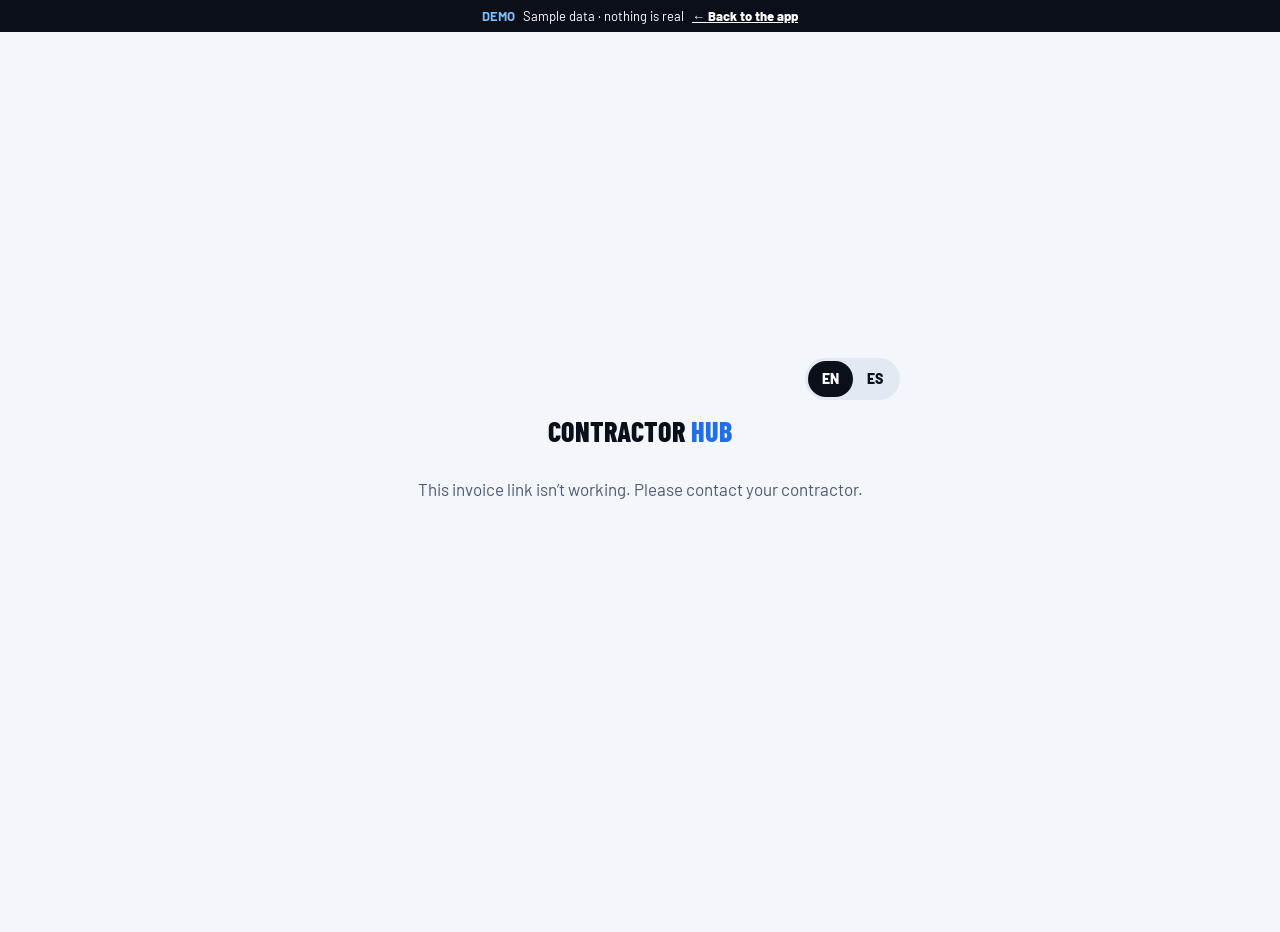
<file: demo-bill.html>
<!DOCTYPE html>
<html lang="en">
<head>
<meta charset="utf-8">
<meta name="viewport" content="width=device-width, initial-scale=1, viewport-fit=cover">
<title>Your invoice · Contractor Hub</title>
<meta name="theme-color" content="#FFF8EE">
<meta name="robots" content="noindex">
<link rel="icon" type="image/png" sizes="192x192" href="icon-192.png">
<link rel="preconnect" href="https://fonts.googleapis.com">
<link href="https://fonts.googleapis.com/css2?family=Barlow+Condensed:wght@600;700;800&family=Barlow:wght@400;500;600;700;800&display=swap" rel="stylesheet">
<link rel="stylesheet" href="styles.css?v=3">
</head>
<body>
<main id="app"><div class="spinner" role="status" aria-label="Loading"></div></main>
<script src="demo-data.js?v=3"></script>

<script src="i18n.js?v=3"></script>
<script src="bill.js?v=3"></script>
</body>
</html>
</file>
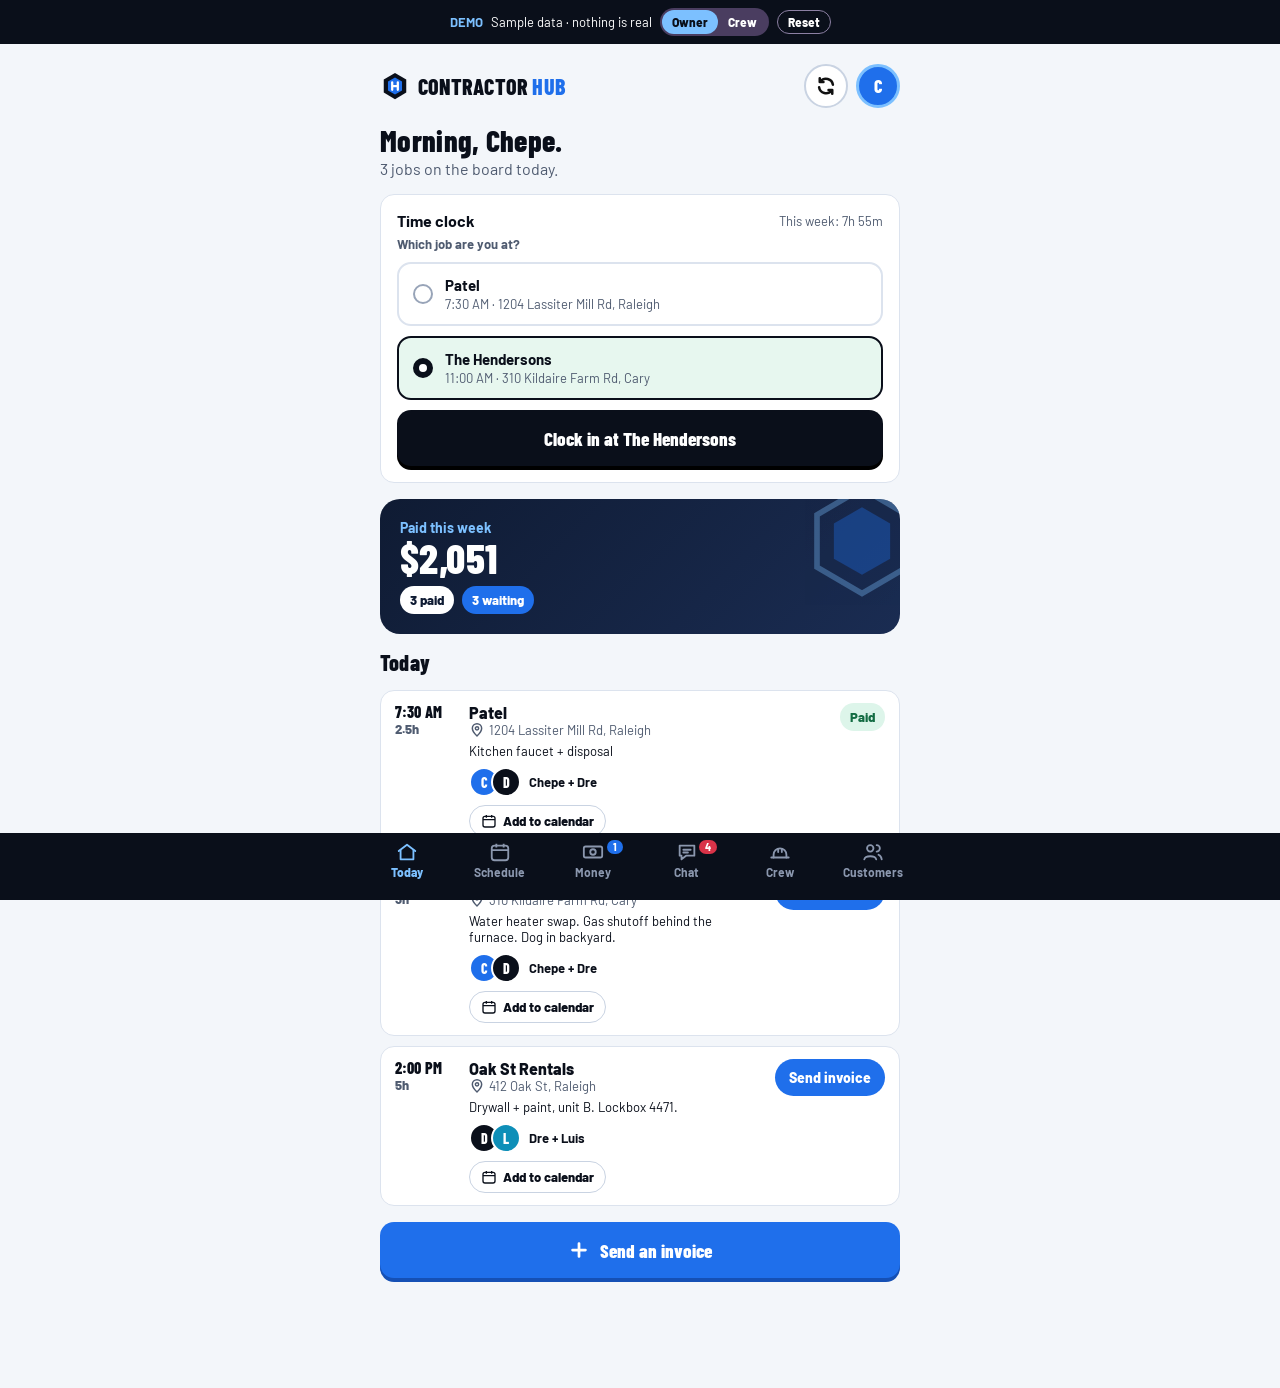
<file: demo.html>
<!DOCTYPE html>
<html lang="en">
<head>
<meta charset="utf-8">
<meta name="viewport" content="width=device-width, initial-scale=1, viewport-fit=cover">
<title>Contractor Hub Demo</title>
<meta name="robots" content="noindex">
<meta name="theme-color" content="#0A0F1A">
<meta name="apple-mobile-web-app-capable" content="yes">
<meta name="mobile-web-app-capable" content="yes">
<meta name="apple-mobile-web-app-status-bar-style" content="default">
<meta name="apple-mobile-web-app-title" content="Contractor Hub">

<link rel="icon" type="image/png" sizes="192x192" href="icon-192.png">
<link rel="apple-touch-icon" href="apple-touch-icon.png">
<link rel="preconnect" href="https://fonts.googleapis.com">
<link href="https://fonts.googleapis.com/css2?family=Barlow+Condensed:wght@600;700;800&family=Barlow:wght@400;500;600;700;800&display=swap" rel="stylesheet">
<link rel="stylesheet" href="styles.css?v=3">
</head>
<body>
<main id="app"><div class="spinner" role="status" aria-label="Loading"></div></main>
<script src="demo-data.js?v=3"></script>

<script src="i18n.js?v=3"></script>
<script src="app.js?v=3"></script>
</body>
</html>
</file>
<file: styles.css>
:root{--ink:#0A0F1A;--muted:#4F5B70;--cream:#F3F6FA;--pink:#1F6FEB;--pinkD:#1550B5;--teal:#0A0F1A;--tealL:#1F6FEB;--sun:#7CC0FF;--navy:#0F1B33;--navy2:#1A2C52;--line:#DCE3EE;--line2:#C9D3E2}
*{box-sizing:border-box}
html,body{margin:0;background:var(--cream);font-family:'Barlow',system-ui,sans-serif;color:var(--ink);-webkit-tap-highlight-color:transparent}
body{padding-bottom:env(safe-area-inset-bottom)}
button,input,select,textarea{font-family:inherit;color:inherit;font-size:16px}
button{cursor:pointer}
a{color:var(--pink)}
.wrap{max-width:560px;margin:0 auto;min-height:100vh;display:flex;flex-direction:column}
.pad{padding:20px;padding-top:calc(20px + env(safe-area-inset-top));display:flex;flex-direction:column;gap:16px;flex:1;padding-bottom:110px}
.h{font-family:'Barlow Condensed',sans-serif;font-weight:800;margin:0;line-height:1.1}
.pink{color:var(--pink)}
.muted{color:var(--muted)}
.small{font-size:13px}
.card{background:#fff;border:1px solid var(--line);border-radius:14px;padding:12px 14px}
button.card{width:100%;text-align:left}
.row{display:flex;align-items:center;gap:12px}
.between{display:flex;justify-content:space-between;align-items:center;gap:10px}
.col{display:flex;flex-direction:column;gap:10px}
.grow{flex:1;min-width:0}
.chip{display:inline-block;font-size:13px;font-weight:800;padding:6px 10px;border-radius:999px;white-space:nowrap}
.c-paid{background:#DDF5EA;color:#136C43}.c-wait{background:#FFF1C7;color:#7A4F00}.c-over{background:#FDE2E6;color:#A3152A}.c-rep{background:#E3EEFF;color:#1F4F96}.c-void{background:#EEE;color:#555}
.big{min-height:56px;border-radius:14px;border:none;width:100%;font-family:'Barlow Condensed',sans-serif;font-weight:800;font-size:19px;display:flex;align-items:center;justify-content:center;gap:10px;padding:8px 16px;text-decoration:none}
.pinkbtn{background:var(--pink);color:#fff;box-shadow:0 4px 0 var(--pinkD)}
.tealbtn{background:var(--teal);color:#fff;box-shadow:0 4px 0 #000}
.ghost{background:#fff;color:var(--ink);border:2px solid var(--ink)}
.sunbtn{background:var(--sun);color:var(--ink);box-shadow:0 4px 0 #4D8FD6}
.link{background:none;border:none;color:var(--pink);font-weight:800;font-size:15px;padding:10px;min-height:44px}
.dangerlink{background:none;border:none;color:#A3152A;font-weight:800;font-size:15px;padding:10px;min-height:44px}
label.f{display:flex;flex-direction:column;gap:5px;font-weight:800;font-size:14px}
.in{width:100%;min-height:48px;border:1px solid var(--line2);border-radius:14px;padding:10px 12px;background:#fff;font-size:16px}
textarea.in{resize:vertical;min-height:70px}
.pill{min-height:44px;padding:0 14px;border-radius:999px;font-weight:800;font-size:14px;background:#fff;border:2px solid var(--line2)}
.pill.on{background:var(--teal);color:#fff;border-color:var(--teal)}
.switch{width:56px;height:32px;border-radius:16px;border:none;padding:3px;display:flex;background:#B8C3D4;flex-shrink:0}
.switch.on{background:var(--teal);justify-content:flex-end}
.switch span{width:26px;height:26px;border-radius:13px;background:#fff;display:block}
.tabs{position:fixed;left:0;right:0;bottom:0;z-index:20;background:var(--ink);border-top:1px solid var(--ink);padding:6px 6px calc(10px + env(safe-area-inset-bottom))}
.tabs .in2{max-width:560px;margin:0 auto;display:grid;grid-template-columns:repeat(var(--n),1fr)}
.tabs button{background:none;border:none;display:flex;flex-direction:column;align-items:center;gap:2px;min-height:50px;font-size:12px;font-weight:700;color:#8B97AE;position:relative}
.tabs button.on{color:var(--sun);font-weight:800}
.badge{position:absolute;top:0;right:18%;background:var(--pink);color:#fff;font-size:10px;font-weight:800;border-radius:999px;padding:1px 6px}
.ico{width:44px;height:44px;border-radius:14px;display:flex;align-items:center;justify-content:center;flex-shrink:0;font-family:'Barlow Condensed';font-weight:800}
.av{width:30px;height:30px;border-radius:15px;color:#fff;font-family:'Barlow Condensed',sans-serif;font-weight:800;font-size:14px;display:inline-flex;align-items:center;justify-content:center;border:2px solid #fff;flex-shrink:0}
.stack{display:flex}.stack .av{margin-left:-8px}.stack .av:first-child{margin-left:0}
.days{display:grid;grid-template-columns:repeat(7,1fr);gap:5px}
.day{min-height:56px;border-radius:14px;border:2px solid var(--line2);background:#fff;display:flex;flex-direction:column;align-items:center;justify-content:center;padding:0}
.day small{font-size:11px;font-weight:700}.day b{font-family:'Barlow Condensed',sans-serif;font-size:19px;line-height:1}
.day.on{background:var(--ink);color:#fff;border-color:var(--ink)}
.day.today:not(.on){border-color:var(--pink)}
.scroller{display:flex;gap:8px;overflow-x:auto;margin:0 -20px;padding:0 20px 4px}
.crew{min-height:44px;border-radius:999px;border:2px solid var(--line2);background:#fff;padding:0 12px 0 6px;display:flex;align-items:center;gap:8px;font-weight:800;font-size:14px;white-space:nowrap}
.crew.on{border-color:var(--ink);background:#EEF4FF}
.stats{display:grid;grid-template-columns:repeat(3,1fr);gap:8px}
.stat{border-radius:16px;padding:10px 12px}
.stat small{display:block;font-size:12px;font-weight:800}.stat b{display:block;font-family:'Barlow Condensed',sans-serif;font-size:21px;line-height:1.1}
.overlay{position:fixed;inset:0;z-index:40;background:rgba(42,31,61,.55);display:flex;align-items:flex-end;justify-content:center}
.sheet{width:100%;max-width:560px;max-height:92vh;overflow-y:auto;background:var(--cream);border-radius:26px 26px 0 0;padding:22px 20px calc(26px + env(safe-area-inset-bottom));display:flex;flex-direction:column;gap:14px}
.toast{position:fixed;left:50%;transform:translateX(-50%);bottom:96px;z-index:60;background:var(--ink);color:#fff;border-radius:14px;padding:12px 16px;font-weight:800;font-size:14px;max-width:90vw;text-align:center}
.step{display:flex;gap:12px;min-height:50px}
.step .rail{display:flex;flex-direction:column;align-items:center;width:22px}
.step .bead{width:22px;height:22px;border-radius:11px;flex-shrink:0}
.step .stem{flex:1;width:3px;background:var(--line2)}
.seg{display:inline-flex;background:#E3E9F2;border-radius:999px;padding:3px}
.seg button{border:none;background:none;font-weight:800;font-size:14px;padding:8px 14px;border-radius:999px;min-height:36px}
.seg button.on{background:var(--ink);color:#fff}
.lineitem{display:grid;grid-template-columns:1fr 96px 40px;gap:8px;align-items:center}
.x{width:40px;height:40px;border-radius:20px;border:none;background:#E3E9F2;font-weight:800;font-size:18px}
.center{text-align:center}
.spinner{margin:60px auto;width:40px;height:40px;border-radius:20px;border:4px solid var(--line2);border-top-color:var(--pink);animation:spin 1s linear infinite}
@keyframes spin{to{transform:rotate(360deg)}}
.tips{display:grid;grid-template-columns:repeat(4,1fr);gap:8px}
.tip{min-height:58px;border-radius:16px;background:#fff;border:2px solid var(--line2)}
.tip.on{background:var(--sun);border-color:var(--ink)}
.tip b{display:block;font-family:'Barlow Condensed',sans-serif;font-size:18px;line-height:1.1}
.tip small{display:block;font-size:12px;font-weight:700}
.conf{position:absolute;display:block;pointer-events:none}
.fab-refresh{position:fixed;right:16px;bottom:calc(84px + env(safe-area-inset-bottom));z-index:25;width:46px;height:46px;border-radius:23px;border:2px solid var(--line2);background:#fff;color:var(--ink);display:flex;align-items:center;justify-content:center;box-shadow:0 4px 14px rgba(42,31,61,.15)}
@media (min-width:600px){.fab-refresh{right:calc(50% - 264px)}}
.fab-refresh.spin svg{animation:spin .8s linear infinite}
.bar{height:10px;border-radius:5px;background:#DCE3EE;overflow:hidden}.bar i{display:block;height:100%}
.opt{display:flex;align-items:center;gap:12px;width:100%;padding:12px 14px;border-radius:14px;background:#fff;border:2px solid var(--line);text-align:left;font-size:15px;color:var(--ink)}
.opt.on{background:#E7F7EF;border-color:var(--teal)}
.opt .dot{width:20px;height:20px;border-radius:10px;border:2px solid #98A4B8;flex-shrink:0;box-sizing:border-box}
.opt.on .dot{border:6px solid var(--teal);background:#fff}

.h{letter-spacing:.01em}
.calbtn{display:inline-flex;white-space:nowrap;align-items:center;gap:6px;margin-top:8px;padding:7px 11px;border-radius:999px;border:1.5px solid var(--line2);background:#fff;color:var(--ink);font-weight:800;font-size:13px;text-decoration:none}
.calbtn:active{background:#EEF4FF}

.segw{display:grid;grid-template-columns:1fr 1fr;background:#E3E9F2;border-radius:12px;padding:4px}
.segw button{border:none;background:none;min-height:44px;border-radius:9px;font-weight:800;font-size:15px;color:var(--ink);font-family:inherit}
.segw button.on{background:var(--ink);color:#fff}
.fab-refresh{box-shadow:0 4px 14px rgba(10,15,26,.18)}
.hdr-refresh{width:44px;height:44px;border-radius:22px;border:2px solid var(--line2);background:#fff;color:#111;display:flex;align-items:center;justify-content:center;cursor:pointer;padding:0}
.hdr-refresh.spin svg{animation:spin .8s linear infinite}
</file>
